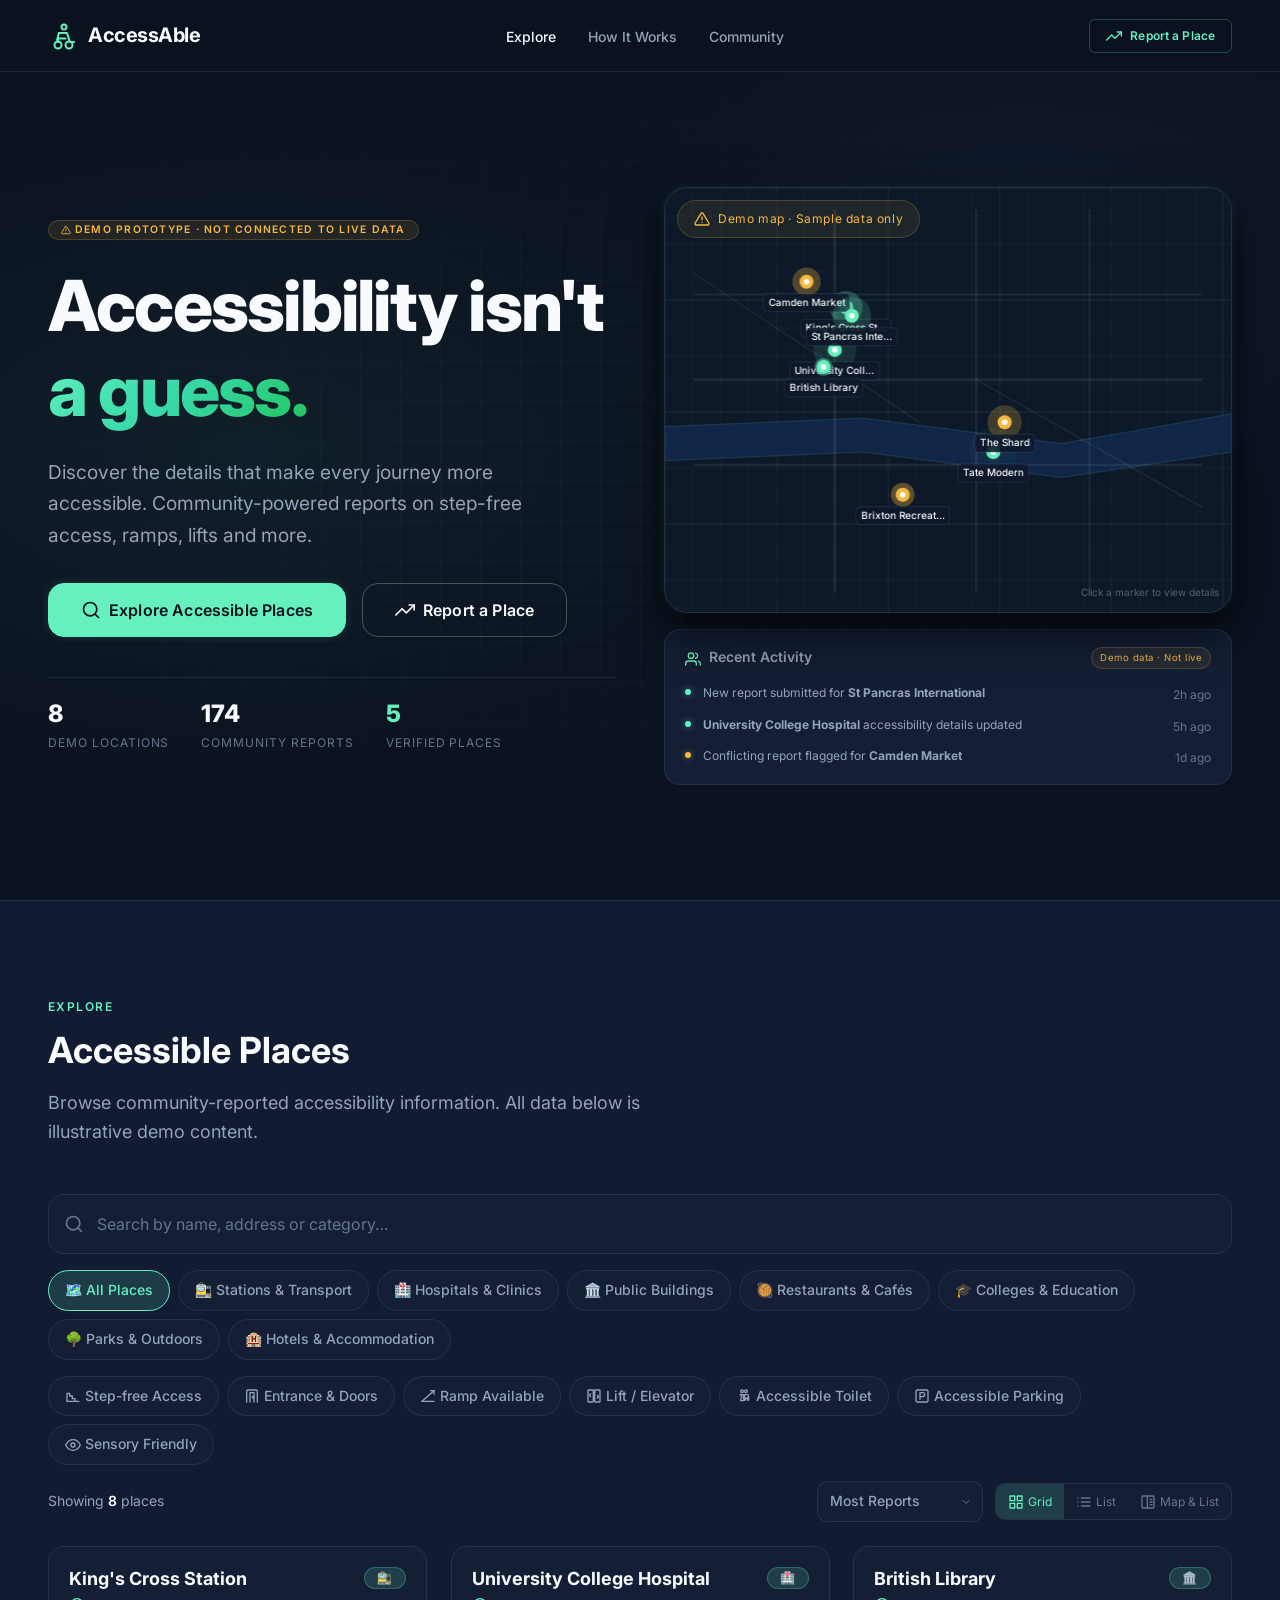
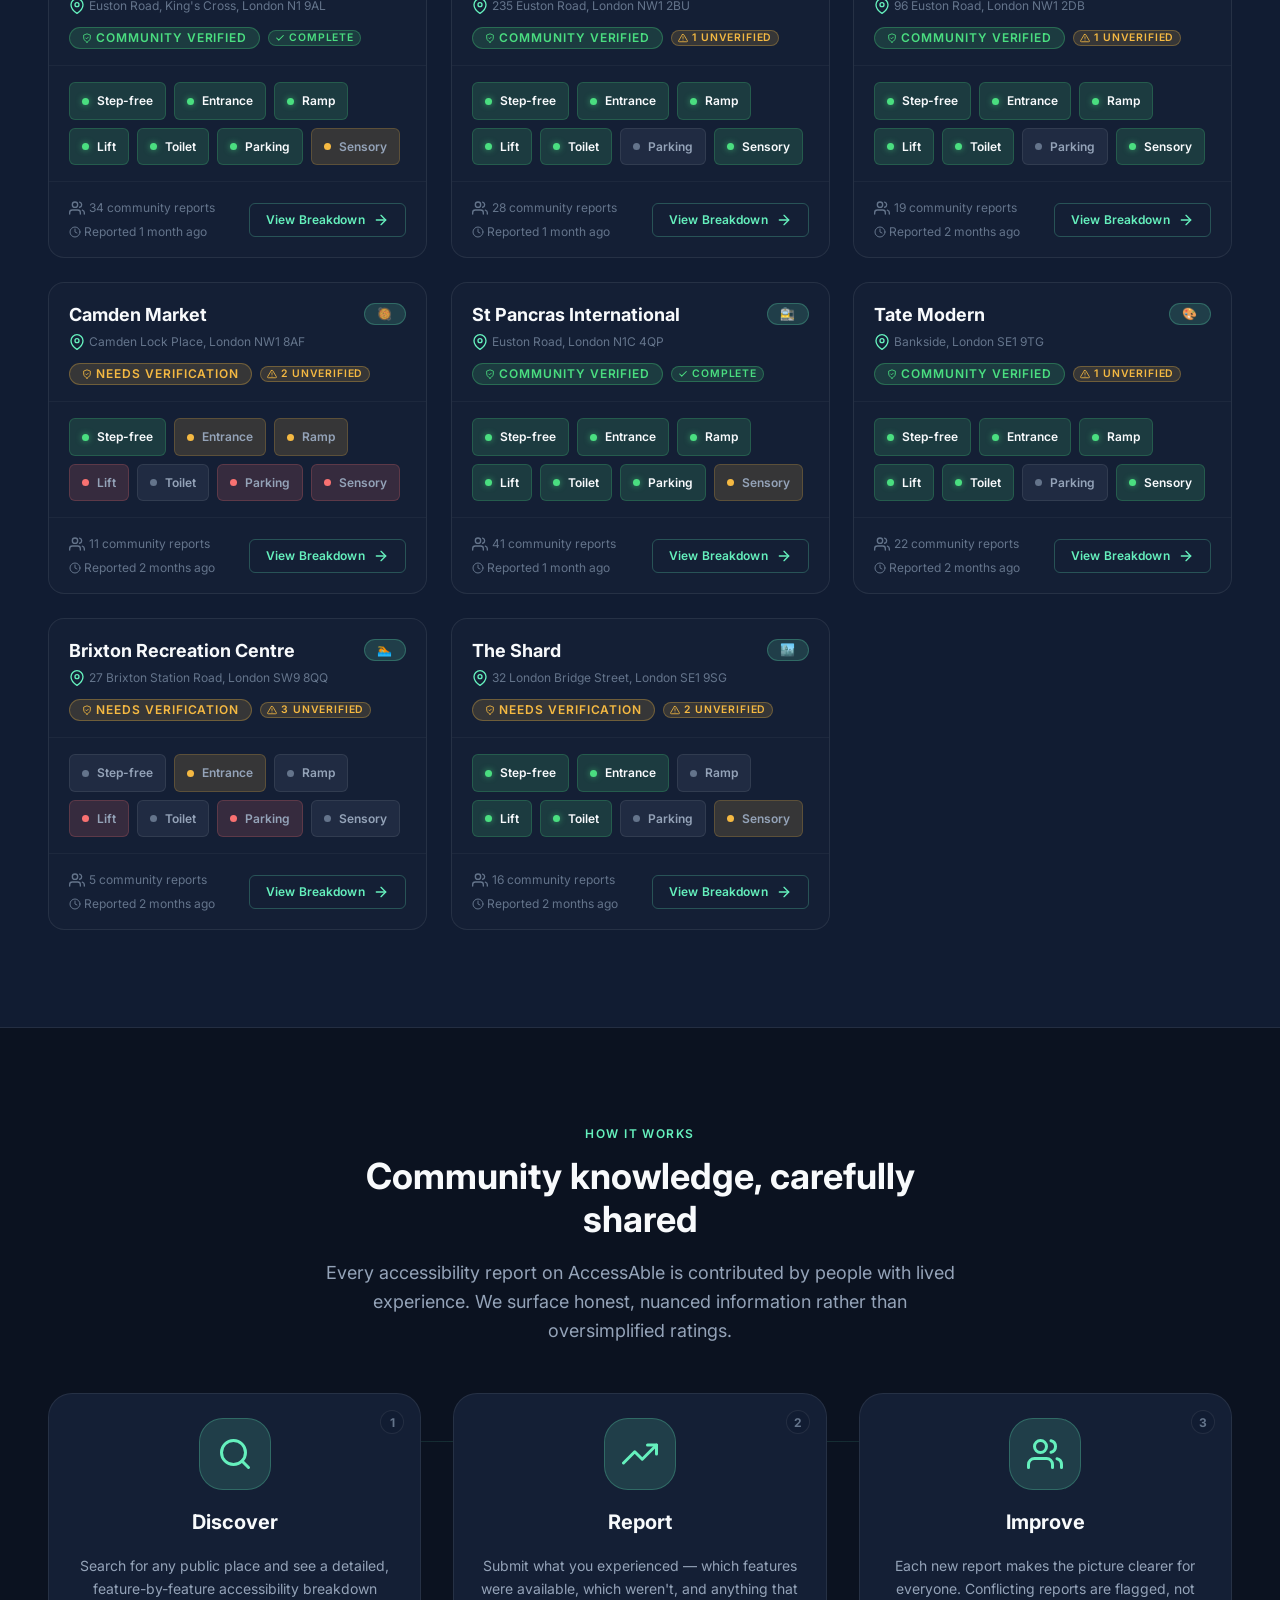
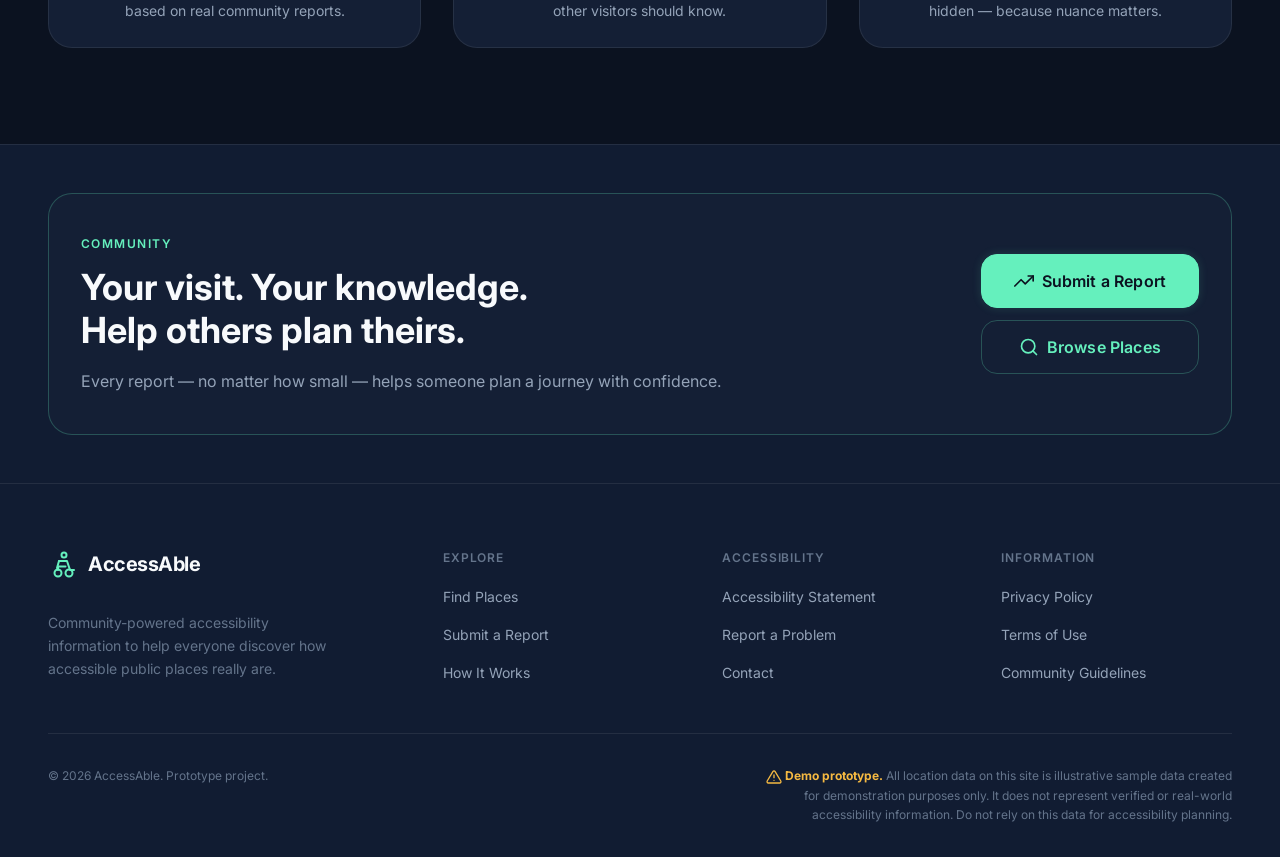
<file: index.html>
<!DOCTYPE html>
<html lang="en">
<head>
  <meta charset="UTF-8">
  <meta name="viewport" content="width=device-width, initial-scale=1.0">
  <meta name="description" content="AccessAble — Discover how accessible public places really are. Community-powered accessibility reports for step-free access, ramps, lifts, and more.">
  <title>AccessAble — Discover Accessible Places</title>

  <!-- Fonts -->
  <link rel="preconnect" href="https://fonts.googleapis.com">
  <link rel="preconnect" href="https://fonts.gstatic.com" crossorigin>
  <link href="https://fonts.googleapis.com/css2?family=Inter:wght@400;500;600;700;800&display=swap" rel="stylesheet">

  <!-- Styles -->
  <link rel="stylesheet" href="css/reset.css">
  <link rel="stylesheet" href="css/design-system.css">
  <link rel="stylesheet" href="css/components.css">
  <link rel="stylesheet" href="css/layout.css">
  <link rel="stylesheet" href="css/animations.css">

  <!-- Screen-reader utility -->
  <style>
    .sr-only {
      position: absolute; width: 1px; height: 1px;
      padding: 0; margin: -1px; overflow: hidden;
      clip: rect(0,0,0,0); white-space: nowrap; border: 0;
    }
    .cards-grid--list .location-card {
      flex-direction: row;
      align-items: center;
    }
    .cards-grid--list .location-card__features {
      flex: 1;
      border-bottom: none;
      border-right: 1px solid var(--color-border-subtle);
    }
    @media (max-width: 600px) {
      .cards-grid--list .location-card { flex-direction: column; }
      .cards-grid--list .location-card__features { border-right: none; border-bottom: 1px solid var(--color-border-subtle); }
    }
  </style>
</head>
<body data-page="index">

  <!-- Icon Sprite -->
  <div style="display:none" aria-hidden="true">
    <svg xmlns="http://www.w3.org/2000/svg">
      <symbol id="icon-wheelchair" viewBox="0 0 24 24" fill="none" stroke="currentColor" stroke-width="2" stroke-linecap="round" stroke-linejoin="round"><circle cx="12" cy="4" r="1.5"/><path d="M9 9h4l2 6h3"/><path d="M9 9l-1 5"/><circle cx="8" cy="19" r="2.5"/><circle cx="16" cy="19" r="2.5"/><path d="M8 16.5v-2.5h6"/></symbol>
      <symbol id="icon-ramp" viewBox="0 0 24 24" fill="none" stroke="currentColor" stroke-width="2" stroke-linecap="round" stroke-linejoin="round"><path d="M3 20L21 4"/><path d="M21 4v5"/><path d="M21 4h-5"/><path d="M3 20h18"/></symbol>
      <symbol id="icon-lift" viewBox="0 0 24 24" fill="none" stroke="currentColor" stroke-width="2" stroke-linecap="round" stroke-linejoin="round"><rect x="3" y="3" width="8" height="18" rx="1"/><rect x="13" y="3" width="8" height="18" rx="1"/><path d="M7 9l-2 2 2 2"/><path d="M17 15l2-2-2-2"/></symbol>
      <symbol id="icon-toilet" viewBox="0 0 24 24" fill="none" stroke="currentColor" stroke-width="2" stroke-linecap="round" stroke-linejoin="round"><circle cx="9" cy="5" r="2"/><circle cx="15" cy="5" r="2"/><path d="M6 10h5v4l1 5H7l1-5v-4z"/><path d="M13 10h5l1 5v3h-2v-3h-3v3h-2v-3l1-5z"/></symbol>
      <symbol id="icon-parking" viewBox="0 0 24 24" fill="none" stroke="currentColor" stroke-width="2" stroke-linecap="round" stroke-linejoin="round"><rect x="3" y="3" width="18" height="18" rx="2"/><path d="M9 17V7h4a3 3 0 010 6H9"/></symbol>
      <symbol id="icon-sensory" viewBox="0 0 24 24" fill="none" stroke="currentColor" stroke-width="2" stroke-linecap="round" stroke-linejoin="round"><path d="M1 12s4-8 11-8 11 8 11 8-4 8-11 8-11-8-11-8z"/><circle cx="12" cy="12" r="3"/></symbol>
      <symbol id="icon-stepfree" viewBox="0 0 24 24" fill="none" stroke="currentColor" stroke-width="2" stroke-linecap="round" stroke-linejoin="round"><path d="M3 20h18"/><path d="M3 20V8h4v4h4v4h4v4"/></symbol>
      <symbol id="icon-doorway" viewBox="0 0 24 24" fill="none" stroke="currentColor" stroke-width="2" stroke-linecap="round" stroke-linejoin="round"><path d="M4 21V5a2 2 0 012-2h12a2 2 0 012 2v16"/><path d="M9 21V7h6v14"/><circle cx="13.5" cy="14" r="1" fill="currentColor"/></symbol>
      <symbol id="icon-search" viewBox="0 0 24 24" fill="none" stroke="currentColor" stroke-width="2" stroke-linecap="round" stroke-linejoin="round"><circle cx="11" cy="11" r="8"/><line x1="21" y1="21" x2="16.65" y2="16.65"/></symbol>
      <symbol id="icon-pin" viewBox="0 0 24 24" fill="none" stroke="currentColor" stroke-width="2" stroke-linecap="round" stroke-linejoin="round"><path d="M21 10c0 7-9 13-9 13s-9-6-9-13a9 9 0 0118 0z"/><circle cx="12" cy="10" r="3"/></symbol>
      <symbol id="icon-arrow-right" viewBox="0 0 24 24" fill="none" stroke="currentColor" stroke-width="2" stroke-linecap="round" stroke-linejoin="round"><line x1="5" y1="12" x2="19" y2="12"/><polyline points="12 5 19 12 12 19"/></symbol>
      <symbol id="icon-arrow-left" viewBox="0 0 24 24" fill="none" stroke="currentColor" stroke-width="2" stroke-linecap="round" stroke-linejoin="round"><line x1="19" y1="12" x2="5" y2="12"/><polyline points="12 19 5 12 12 5"/></symbol>
      <symbol id="icon-check" viewBox="0 0 24 24" fill="none" stroke="currentColor" stroke-width="2.5" stroke-linecap="round" stroke-linejoin="round"><polyline points="20 6 9 17 4 12"/></symbol>
      <symbol id="icon-x" viewBox="0 0 24 24" fill="none" stroke="currentColor" stroke-width="2" stroke-linecap="round" stroke-linejoin="round"><line x1="18" y1="6" x2="6" y2="18"/><line x1="6" y1="6" x2="18" y2="18"/></symbol>
      <symbol id="icon-menu" viewBox="0 0 24 24" fill="none" stroke="currentColor" stroke-width="2" stroke-linecap="round" stroke-linejoin="round"><line x1="3" y1="6" x2="21" y2="6"/><line x1="3" y1="12" x2="21" y2="12"/><line x1="3" y1="18" x2="21" y2="18"/></symbol>
      <symbol id="icon-shield" viewBox="0 0 24 24" fill="none" stroke="currentColor" stroke-width="2" stroke-linecap="round" stroke-linejoin="round"><path d="M12 22s8-4 8-10V5l-8-3-8 3v7c0 6 8 10 8 10z"/><polyline points="9 12 11 14 15 10"/></symbol>
      <symbol id="icon-alert" viewBox="0 0 24 24" fill="none" stroke="currentColor" stroke-width="2" stroke-linecap="round" stroke-linejoin="round"><path d="M10.29 3.86L1.82 18a2 2 0 001.71 3h16.94a2 2 0 001.71-3L13.71 3.86a2 2 0 00-3.42 0z"/><line x1="12" y1="9" x2="12" y2="13"/><line x1="12" y1="17" x2="12.01" y2="17"/></symbol>
      <symbol id="icon-grid" viewBox="0 0 24 24" fill="none" stroke="currentColor" stroke-width="2" stroke-linecap="round" stroke-linejoin="round"><rect x="3" y="3" width="7" height="7"/><rect x="14" y="3" width="7" height="7"/><rect x="3" y="14" width="7" height="7"/><rect x="14" y="14" width="7" height="7"/></symbol>
      <symbol id="icon-list" viewBox="0 0 24 24" fill="none" stroke="currentColor" stroke-width="2" stroke-linecap="round" stroke-linejoin="round"><line x1="8" y1="6" x2="21" y2="6"/><line x1="8" y1="12" x2="21" y2="12"/><line x1="8" y1="18" x2="21" y2="18"/><line x1="3" y1="6" x2="3.01" y2="6"/><line x1="3" y1="12" x2="3.01" y2="12"/><line x1="3" y1="18" x2="3.01" y2="18"/></symbol>
      <symbol id="icon-split" viewBox="0 0 24 24" fill="none" stroke="currentColor" stroke-width="2" stroke-linecap="round" stroke-linejoin="round"><rect x="3" y="3" width="18" height="18" rx="2"/><line x1="11" y1="3" x2="11" y2="21"/><line x1="15" y1="8" x2="18" y2="8"/><line x1="15" y1="12" x2="18" y2="12"/><line x1="15" y1="16" x2="18" y2="16"/></symbol>
      <symbol id="icon-info" viewBox="0 0 24 24" fill="none" stroke="currentColor" stroke-width="2" stroke-linecap="round" stroke-linejoin="round"><circle cx="12" cy="12" r="10"/><line x1="12" y1="16" x2="12" y2="12"/><line x1="12" y1="8" x2="12.01" y2="8"/></symbol>
      <symbol id="icon-community" viewBox="0 0 24 24" fill="none" stroke="currentColor" stroke-width="2" stroke-linecap="round" stroke-linejoin="round"><path d="M17 21v-2a4 4 0 00-4-4H5a4 4 0 00-4 4v2"/><circle cx="9" cy="7" r="4"/><path d="M23 21v-2a4 4 0 00-3-3.87"/><path d="M16 3.13a4 4 0 010 7.75"/></symbol>
      <symbol id="icon-trending" viewBox="0 0 24 24" fill="none" stroke="currentColor" stroke-width="2" stroke-linecap="round" stroke-linejoin="round"><polyline points="23 6 13.5 15.5 8.5 10.5 1 18"/><polyline points="17 6 23 6 23 12"/></symbol>
      <symbol id="icon-map" viewBox="0 0 24 24" fill="none" stroke="currentColor" stroke-width="2" stroke-linecap="round" stroke-linejoin="round"><polygon points="1 6 1 22 8 18 16 22 23 18 23 2 16 6 8 2 1 6"/><line x1="8" y1="2" x2="8" y2="18"/><line x1="16" y1="6" x2="16" y2="22"/></symbol>
      <symbol id="icon-clock" viewBox="0 0 24 24" fill="none" stroke="currentColor" stroke-width="2" stroke-linecap="round" stroke-linejoin="round"><circle cx="12" cy="12" r="10"/><polyline points="12 6 12 12 16 14"/></symbol>
      <symbol id="icon-user" viewBox="0 0 24 24" fill="none" stroke="currentColor" stroke-width="2" stroke-linecap="round" stroke-linejoin="round"><path d="M20 21v-2a4 4 0 00-4-4H8a4 4 0 00-4 4v2"/><circle cx="12" cy="7" r="4"/></symbol>
      <symbol id="icon-upload" viewBox="0 0 24 24" fill="none" stroke="currentColor" stroke-width="2" stroke-linecap="round" stroke-linejoin="round"><polyline points="16 16 12 12 8 16"/><line x1="12" y1="12" x2="12" y2="21"/><path d="M20.39 18.39A5 5 0 0018 9h-1.26A8 8 0 103 16.3"/></symbol>
      <symbol id="icon-chevron-down" viewBox="0 0 24 24" fill="none" stroke="currentColor" stroke-width="2" stroke-linecap="round" stroke-linejoin="round"><polyline points="6 9 12 15 18 9"/></symbol>
    </svg>
  </div>

  <!-- Skip to main content -->
  <a href="#main" class="sr-only" style="position:fixed;top:var(--space-4);left:var(--space-4);z-index:1000;background:var(--color-accent-mint);color:var(--color-text-inverse);padding:var(--space-2) var(--space-4);border-radius:var(--radius-md);font-weight:var(--font-semibold);text-decoration:none" tabindex="0" onfocus="this.style.clip='auto';this.style.width='auto';this.style.height='auto'" onblur="this.style.clip='rect(0,0,0,0)';this.style.width='1px';this.style.height='1px'">Skip to main content</a>

  <!-- Navigation -->
  <header role="banner">
    <nav class="nav" role="navigation" aria-label="Main navigation">
      <div class="nav__inner">
        <a href="index.html" class="nav__logo" aria-label="AccessAble home">
          <svg class="nav__logo-icon" aria-hidden="true" viewBox="0 0 32 32" fill="none" stroke="currentColor" stroke-width="2" stroke-linecap="round" stroke-linejoin="round">
            <circle cx="16" cy="7" r="2.5"/>
            <path d="M11 13h8l3 9h4"/>
            <path d="M11 13l-2 7"/>
            <circle cx="10" cy="25" r="3.5"/>
            <circle cx="21" cy="25" r="3.5"/>
            <path d="M10 22v-3.5h7.5"/>
          </svg>
          AccessAble
        </a>

        <ul class="nav__links" role="list">
          <li><a href="#discover" class="active">Explore</a></li>
          <li><a href="#how-it-works">How It Works</a></li>
          <li><a href="#community">Community</a></li>
        </ul>

        <div class="nav__actions">
          <a href="report.html" class="btn btn-ghost btn-sm">
            <svg class="icon icon-sm" aria-hidden="true"><use href="#icon-trending"/></svg>
            Report a Place
          </a>
          <button class="nav__hamburger" aria-label="Open navigation menu" aria-expanded="false" aria-controls="mobileNav">
            <svg class="icon icon-md" aria-hidden="true"><use href="#icon-menu"/></svg>
          </button>
        </div>
      </div>
    </nav>

    <!-- Mobile nav -->
    <div class="nav-mobile" id="mobileNav" role="navigation" aria-label="Mobile navigation">
      <nav class="nav-mobile__links">
        <a href="#discover">Explore Places</a>
        <a href="#how-it-works">How It Works</a>
        <a href="#community">Community</a>
      </nav>
      <div class="nav-mobile__cta">
        <a href="report.html" class="btn btn-primary btn-full">
          <svg class="icon icon-sm" aria-hidden="true"><use href="#icon-trending"/></svg>
          Report a Place
        </a>
      </div>
    </div>
  </header>

  <main id="main" tabindex="-1">

    <!-- ── Hero Section ──────────────────────────────────────── -->
    <section class="hero" aria-label="AccessAble — Discover accessible places">
      <div class="hero__bg" aria-hidden="true"></div>
      <div class="hero__grid-bg" aria-hidden="true"></div>

      <div class="hero__inner">
        <!-- Left: content -->
        <div class="hero__content">
          <div class="hero__eyebrow">
            <span class="badge badge-demo">
              <svg class="icon" style="width:10px;height:10px" aria-hidden="true"><use href="#icon-alert"/></svg>
              Demo prototype · Not connected to live data
            </span>
          </div>

          <h1 class="hero__headline">
            <span class="hero-word">Accessibility</span>
            <span class="hero-word">isn't</span>
            <span class="hero-word"><span class="gradient-text">a guess.</span></span>
          </h1>

          <p class="hero__subheadline">
            Discover the details that make every journey more accessible. Community-powered reports on step-free access, ramps, lifts and more.
          </p>

          <div class="hero__actions">
            <button id="heroExploreBtn" class="btn btn-primary btn-lg" aria-label="Explore accessible places — scroll to discovery section">
              <svg class="icon icon-md" aria-hidden="true"><use href="#icon-search"/></svg>
              Explore Accessible Places
            </button>
            <a href="report.html" class="btn btn-ghost-white btn-lg">
              <svg class="icon icon-md" aria-hidden="true"><use href="#icon-trending"/></svg>
              Report a Place
            </a>
          </div>

          <!-- Stats row -->
          <div style="display:flex;gap:var(--space-8);flex-wrap:wrap;margin-top:var(--space-4);padding-top:var(--space-4);border-top:1px solid var(--color-border)">
            <div>
              <div style="font-size:var(--text-2xl);font-weight:var(--font-extrabold);color:var(--color-text-primary)">8</div>
              <div style="font-size:var(--text-xs);color:var(--color-text-muted);text-transform:uppercase;letter-spacing:0.08em">Demo locations</div>
            </div>
            <div>
              <div style="font-size:var(--text-2xl);font-weight:var(--font-extrabold);color:var(--color-text-primary)">174</div>
              <div style="font-size:var(--text-xs);color:var(--color-text-muted);text-transform:uppercase;letter-spacing:0.08em">Community reports</div>
            </div>
            <div>
              <div style="font-size:var(--text-2xl);font-weight:var(--font-extrabold);color:var(--color-accent-mint)">5</div>
              <div style="font-size:var(--text-xs);color:var(--color-text-muted);text-transform:uppercase;letter-spacing:0.08em">Verified places</div>
            </div>
          </div>
        </div>

        <!-- Right: map visual -->
        <div class="hero__visual">
          <div class="hero__map-container glow-pulse" role="img" aria-label="Interactive map showing accessible locations in London (demo data)">
            <canvas id="heroMap" aria-hidden="true"></canvas>
            <div style="position:absolute;top:12px;left:12px;z-index:2">
              <span class="demo-banner">
                <svg class="icon icon-sm" aria-hidden="true"><use href="#icon-alert"/></svg>
                Demo map · Sample data only
              </span>
            </div>
            <div style="position:absolute;bottom:12px;right:12px;z-index:2;font-size:10px;color:rgba(255,255,255,0.3)">Click a marker to view details</div>
          </div>

          <!-- Community activity panel -->
          <div class="hero__activity-panel" role="complementary" aria-label="Recent community activity (demo data — not live)">
            <div class="hero__activity-header">
              <span class="hero__activity-title">
                <svg class="icon icon-sm" aria-hidden="true" style="vertical-align:middle;margin-right:4px;color:var(--color-accent-mint)"><use href="#icon-community"/></svg>
                Recent Activity
              </span>
              <span class="demo-banner" style="font-size:0.6rem;padding:2px 8px">Demo data · Not live</span>
            </div>
            <ul class="hero__activity-list" role="list" aria-label="Illustrative community activity examples">
              <li class="hero__activity-item" role="listitem">
                <span class="hero__activity-dot" aria-hidden="true"></span>
                <span class="hero__activity-text">New report submitted for <strong>St Pancras International</strong></span>
                <span class="hero__activity-time" aria-label="2 hours ago">2h ago</span>
              </li>
              <li class="hero__activity-item" role="listitem">
                <span class="hero__activity-dot" aria-hidden="true"></span>
                <span class="hero__activity-text"><strong>University College Hospital</strong> accessibility details updated</span>
                <span class="hero__activity-time" aria-label="5 hours ago">5h ago</span>
              </li>
              <li class="hero__activity-item" role="listitem">
                <span class="hero__activity-dot" aria-hidden="true" style="background:var(--color-amber);box-shadow:0 0 6px rgba(245,185,66,0.5)"></span>
                <span class="hero__activity-text">Conflicting report flagged for <strong>Camden Market</strong></span>
                <span class="hero__activity-time" aria-label="1 day ago">1d ago</span>
              </li>
            </ul>
          </div>
        </div>
      </div>
    </section>

    <!-- ── Discover Section ──────────────────────────────────── -->
    <section class="discover-section section" id="discover" aria-label="Explore accessible places">
      <div class="container">
        <div class="section-header reveal">
          <p class="section-eyebrow">Explore</p>
          <h2 class="section-title">Accessible Places</h2>
          <p class="section-subtitle">Browse community-reported accessibility information. All data below is illustrative demo content.</p>
        </div>

        <!-- Controls -->
        <div class="discover__controls" role="search" aria-label="Search and filter accessible places">
          <!-- Search -->
          <div class="search-bar" role="combobox" aria-expanded="false" aria-haspopup="listbox" aria-label="Search for a place">
            <svg class="icon icon-md search-bar__icon" aria-hidden="true"><use href="#icon-search"/></svg>
            <label for="searchInput" class="sr-only">Search for a place by name or address</label>
            <input
              type="search"
              id="searchInput"
              class="search-bar__input"
              placeholder="Search by name, address or category…"
              autocomplete="off"
              aria-autocomplete="list"
              aria-controls="searchDropdown"
            >
            <button class="search-bar__clear btn-icon" id="searchClear" aria-label="Clear search" title="Clear search">
              <svg class="icon icon-sm" aria-hidden="true"><use href="#icon-x"/></svg>
            </button>
            <div class="search-dropdown" id="searchDropdown" role="listbox" aria-label="Search suggestions"></div>
          </div>

          <!-- Category pills -->
          <div>
            <p class="sr-only" id="categoryLabel">Filter by category</p>
            <div class="filter-pills" id="categoryPills" role="radiogroup" aria-labelledby="categoryLabel">
<button class="filter-pill active" role="radio" aria-checked="true" aria-label="All Places" data-category="all"><span aria-hidden="true">🗺️</span> All Places</button>
            <button class="filter-pill" role="radio" aria-checked="false" aria-label="Stations & Transport" data-category="stations"><span aria-hidden="true">🚉</span> Stations & Transport</button>
            <button class="filter-pill" role="radio" aria-checked="false" aria-label="Hospitals & Clinics" data-category="hospitals"><span aria-hidden="true">🏥</span> Hospitals & Clinics</button>
            <button class="filter-pill" role="radio" aria-checked="false" aria-label="Public Buildings" data-category="public"><span aria-hidden="true">🏛️</span> Public Buildings</button>
            <button class="filter-pill" role="radio" aria-checked="false" aria-label="Restaurants & Cafés" data-category="restaurants"><span aria-hidden="true">🥘</span> Restaurants & Cafés</button>
            <button class="filter-pill" role="radio" aria-checked="false" aria-label="Colleges & Education" data-category="colleges"><span aria-hidden="true">🎓</span> Colleges & Education</button>
            <button class="filter-pill" role="radio" aria-checked="false" aria-label="Parks & Outdoors" data-category="parks"><span aria-hidden="true">🌳</span> Parks & Outdoors</button>
            <button class="filter-pill" role="radio" aria-checked="false" aria-label="Hotels & Accommodation" data-category="hotels"><span aria-hidden="true">🏨</span> Hotels & Accommodation</button>
          </div>
          </div>

          <!-- Feature pills -->
          <div>
            <p class="sr-only" id="featureLabel">Filter by accessibility feature</p>
            <div class="filter-pills" id="featurePills" role="group" aria-labelledby="featureLabel">
<button class="filter-pill" role="checkbox" aria-checked="false" aria-label="Filter by Step-free access" data-feature="stepFree"><svg class="icon icon-sm" aria-hidden="true"><use href="#icon-stepfree"/></svg> Step-free Access</button>
            <button class="filter-pill" role="checkbox" aria-checked="false" aria-label="Filter by Doorway and entrance access" data-feature="doorway"><svg class="icon icon-sm" aria-hidden="true"><use href="#icon-doorway"/></svg> Entrance & Doors</button>
            <button class="filter-pill" role="checkbox" aria-checked="false" aria-label="Filter by Ramp available" data-feature="ramp"><svg class="icon icon-sm" aria-hidden="true"><use href="#icon-ramp"/></svg> Ramp Available</button>
            <button class="filter-pill" role="checkbox" aria-checked="false" aria-label="Filter by Lift or elevator" data-feature="lift"><svg class="icon icon-sm" aria-hidden="true"><use href="#icon-lift"/></svg> Lift / Elevator</button>
            <button class="filter-pill" role="checkbox" aria-checked="false" aria-label="Filter by Accessible toilet" data-feature="toilet"><svg class="icon icon-sm" aria-hidden="true"><use href="#icon-toilet"/></svg> Accessible Toilet</button>
            <button class="filter-pill" role="checkbox" aria-checked="false" aria-label="Filter by Accessible parking" data-feature="parking"><svg class="icon icon-sm" aria-hidden="true"><use href="#icon-parking"/></svg> Accessible Parking</button>
            <button class="filter-pill" role="checkbox" aria-checked="false" aria-label="Filter by Sensory-friendly facilities" data-feature="sensory"><svg class="icon icon-sm" aria-hidden="true"><use href="#icon-sensory"/></svg> Sensory Friendly</button>
          </div>
          </div>

          <!-- Results bar -->
          <div class="discover__filter-row">
            <div class="discover__results-count" aria-live="polite" aria-atomic="true" id="resultsCount">
              Showing <strong>8</strong> places
            </div>
            <div class="discover__view-controls">
              <label for="sortSelect" class="sr-only">Sort results</label>
              <select id="sortSelect" class="select-input" aria-label="Sort results">
                <option value="reports">Most Reports</option>
                <option value="recent">Recently Updated</option>
                <option value="name">Name A–Z</option>
              </select>

              <div class="view-toggle" role="group" aria-label="View mode">
                <button id="viewGrid" class="view-toggle__btn active" aria-label="Grid view" aria-pressed="true" title="Grid view">
                  <svg class="icon icon-sm" aria-hidden="true"><use href="#icon-grid"/></svg>
                  <span style="font-size:12px;margin-left:4px">Grid</span>
                </button>
                <button id="viewList" class="view-toggle__btn" aria-label="List view" aria-pressed="false" title="List view">
                  <svg class="icon icon-sm" aria-hidden="true"><use href="#icon-list"/></svg>
                  <span style="font-size:12px;margin-left:4px">List</span>
                </button>
                <button id="viewSplit" class="view-toggle__btn" aria-label="Map & List view" aria-pressed="false" title="Split Map and List view">
                  <svg class="icon icon-sm" aria-hidden="true"><use href="#icon-split"/></svg>
                  <span style="font-size:12px;margin-left:4px">Map & List</span>
                </button>
              </div>
            </div>
          </div>
        </div>

        <!-- Discover Layout with Map Pane (split view) and Cards Grid -->
        <div class="discover__layout" id="discoverLayout">
          <!-- Interactive Discovery Map Pane (enabled in Split mode) -->
          <div class="discover__map-pane" id="discoverMapPane" style="display:none" role="region" aria-label="Interactive Locations Map">
            <div style="position:relative;width:100%;height:100%;min-height:500px">
              <canvas id="discoveryMap" style="width:100%;height:100%;display:block"></canvas>
              <div style="position:absolute;top:12px;left:12px;z-index:2">
                <span class="demo-banner" style="font-size:0.65rem">
                  <svg class="icon icon-sm" aria-hidden="true"><use href="#icon-alert"/></svg>
                  Interactive Map · Click marker to inspect
                </span>
              </div>
              <div style="position:absolute;bottom:12px;left:12px;right:12px;z-index:2;display:flex;align-items:center;justify-content:space-between;background:rgba(11,18,32,0.9);backdrop-filter:blur(8px);padding:6px 12px;border-radius:var(--radius-md);border:1px solid var(--color-border);font-size:11px">
                <span style="display:flex;align-items:center;gap:6px">
                  <span style="width:8px;height:8px;border-radius:50%;background:var(--color-accent-mint);display:inline-block"></span>
                  Verified
                </span>
                <span style="display:flex;align-items:center;gap:6px">
                  <span style="width:8px;height:8px;border-radius:50%;background:var(--color-amber);display:inline-block"></span>
                  Needs verification
                </span>
                <span style="color:var(--color-text-muted)" id="mapFilterIndicator">Live filtered</span>
              </div>
            </div>
          </div>

          <!-- Cards grid -->
          <div id="locationsGrid" class="cards-grid" role="list" aria-label="Accessible places">
<article id="loc-card-kings-cross-station" data-id="kings-cross-station" class="location-card reveal" role="article" aria-label="King's Cross Station accessibility information">
      <div class="location-card__header">
        <div class="location-card__top-row">
          <div>
            <h3 class="location-card__name">King's Cross Station</h3>
            <p class="location-card__address">
              <svg class="icon icon-sm" aria-hidden="true" style="color:var(--color-accent-mint)"><use href="#icon-pin"/></svg>
              Euston Road, King's Cross, London N1 9AL
            </p>
          </div>
          <span class="badge badge-category" aria-label="Category: Station & Transport">
            <span aria-hidden="true">🚉</span>
            <span class="sr-only">Station & Transport</span>
          </span>
        </div>
        <div style="display:flex;align-items:center;gap:var(--space-2);flex-wrap:wrap">
          <span class="badge badge-verified">
            <svg class="icon" style="width:10px;height:10px" aria-hidden="true"><use href="#icon-shield"/></svg>
            Community Verified
          </span>
          <span class="badge badge-verified" style="font-size:0.65rem;padding:2px 6px" title="All core facilities verified">
        <svg class="icon" style="width:10px;height:10px" aria-hidden="true"><use href="#icon-check"/></svg>
        Complete
       </span>
        </div>
      </div>

      <div class="location-card__features" aria-label="Accessibility features breakdown">
        
      <span class="feature-status feature-status--available" title="Step-free: Available">
        <span class="status-dot" aria-hidden="true"></span>
        <span>Step-free</span>
      </span>
    
      <span class="feature-status feature-status--available" title="Entrance: Available">
        <span class="status-dot" aria-hidden="true"></span>
        <span>Entrance</span>
      </span>
    
      <span class="feature-status feature-status--available" title="Ramp: Available">
        <span class="status-dot" aria-hidden="true"></span>
        <span>Ramp</span>
      </span>
    
      <span class="feature-status feature-status--available" title="Lift: Available">
        <span class="status-dot" aria-hidden="true"></span>
        <span>Lift</span>
      </span>
    
      <span class="feature-status feature-status--available" title="Toilet: Available">
        <span class="status-dot" aria-hidden="true"></span>
        <span>Toilet</span>
      </span>
    
      <span class="feature-status feature-status--available" title="Parking: Available">
        <span class="status-dot" aria-hidden="true"></span>
        <span>Parking</span>
      </span>
    
      <span class="feature-status feature-status--conflicting" title="Sensory: Unreported">
        <span class="status-dot" aria-hidden="true"></span>
        <span>Sensory</span>
      </span>
    
      </div>

      <div class="location-card__footer">
        <div class="location-card__meta">
          <span class="location-card__reports">
            <svg class="icon icon-sm" aria-hidden="true"><use href="#icon-community"/></svg>
            34 community reports
          </span>
          <span class="location-card__verified text-muted text-xs">
            <svg class="icon" style="width:12px;height:12px" aria-hidden="true"><use href="#icon-clock"/></svg>
            Reported 2 weeks ago
          </span>
        </div>
        <a href="location.html?id=kings-cross-station" class="btn btn-ghost btn-sm" aria-label="View accessibility details for King's Cross Station">
          View Breakdown
          <svg class="icon icon-sm" aria-hidden="true"><use href="#icon-arrow-right"/></svg>
        </a>
      </div>
    </article>
  

    <article id="loc-card-university-college-hospital" data-id="university-college-hospital" class="location-card reveal" role="article" aria-label="University College Hospital accessibility information">
      <div class="location-card__header">
        <div class="location-card__top-row">
          <div>
            <h3 class="location-card__name">University College Hospital</h3>
            <p class="location-card__address">
              <svg class="icon icon-sm" aria-hidden="true" style="color:var(--color-accent-mint)"><use href="#icon-pin"/></svg>
              235 Euston Road, London NW1 2BU
            </p>
          </div>
          <span class="badge badge-category" aria-label="Category: Hospital & Clinic">
            <span aria-hidden="true">🏥</span>
            <span class="sr-only">Hospital & Clinic</span>
          </span>
        </div>
        <div style="display:flex;align-items:center;gap:var(--space-2);flex-wrap:wrap">
          <span class="badge badge-verified">
            <svg class="icon" style="width:10px;height:10px" aria-hidden="true"><use href="#icon-shield"/></svg>
            Community Verified
          </span>
          <span class="badge badge-needs-verification" style="font-size:0.65rem;padding:2px 6px" title="1 facilities need community verification">
        <svg class="icon" style="width:10px;height:10px" aria-hidden="true"><use href="#icon-alert"/></svg>
        1 unverified
       </span>
        </div>
      </div>

      <div class="location-card__features" aria-label="Accessibility features breakdown">
        
      <span class="feature-status feature-status--available" title="Step-free: Available">
        <span class="status-dot" aria-hidden="true"></span>
        <span>Step-free</span>
      </span>
    
      <span class="feature-status feature-status--available" title="Entrance: Available">
        <span class="status-dot" aria-hidden="true"></span>
        <span>Entrance</span>
      </span>
    
      <span class="feature-status feature-status--available" title="Ramp: Available">
        <span class="status-dot" aria-hidden="true"></span>
        <span>Ramp</span>
      </span>
    
      <span class="feature-status feature-status--available" title="Lift: Available">
        <span class="status-dot" aria-hidden="true"></span>
        <span>Lift</span>
      </span>
    
      <span class="feature-status feature-status--available" title="Toilet: Available">
        <span class="status-dot" aria-hidden="true"></span>
        <span>Toilet</span>
      </span>
    
      <span class="feature-status feature-status--unknown" title="Parking: Unreported">
        <span class="status-dot" aria-hidden="true"></span>
        <span>Parking</span>
      </span>
    
      <span class="feature-status feature-status--available" title="Sensory: Available">
        <span class="status-dot" aria-hidden="true"></span>
        <span>Sensory</span>
      </span>
    
      </div>

      <div class="location-card__footer">
        <div class="location-card__meta">
          <span class="location-card__reports">
            <svg class="icon icon-sm" aria-hidden="true"><use href="#icon-community"/></svg>
            28 community reports
          </span>
          <span class="location-card__verified text-muted text-xs">
            <svg class="icon" style="width:12px;height:12px" aria-hidden="true"><use href="#icon-clock"/></svg>
            Reported 3 weeks ago
          </span>
        </div>
        <a href="location.html?id=university-college-hospital" class="btn btn-ghost btn-sm" aria-label="View accessibility details for University College Hospital">
          View Breakdown
          <svg class="icon icon-sm" aria-hidden="true"><use href="#icon-arrow-right"/></svg>
        </a>
      </div>
    </article>
  

    <article id="loc-card-british-library" data-id="british-library" class="location-card reveal" role="article" aria-label="British Library accessibility information">
      <div class="location-card__header">
        <div class="location-card__top-row">
          <div>
            <h3 class="location-card__name">British Library</h3>
            <p class="location-card__address">
              <svg class="icon icon-sm" aria-hidden="true" style="color:var(--color-accent-mint)"><use href="#icon-pin"/></svg>
              96 Euston Road, London NW1 2DB
            </p>
          </div>
          <span class="badge badge-category" aria-label="Category: Public Building">
            <span aria-hidden="true">🏛️</span>
            <span class="sr-only">Public Building</span>
          </span>
        </div>
        <div style="display:flex;align-items:center;gap:var(--space-2);flex-wrap:wrap">
          <span class="badge badge-verified">
            <svg class="icon" style="width:10px;height:10px" aria-hidden="true"><use href="#icon-shield"/></svg>
            Community Verified
          </span>
          <span class="badge badge-needs-verification" style="font-size:0.65rem;padding:2px 6px" title="1 facilities need community verification">
        <svg class="icon" style="width:10px;height:10px" aria-hidden="true"><use href="#icon-alert"/></svg>
        1 unverified
       </span>
        </div>
      </div>

      <div class="location-card__features" aria-label="Accessibility features breakdown">
        
      <span class="feature-status feature-status--available" title="Step-free: Available">
        <span class="status-dot" aria-hidden="true"></span>
        <span>Step-free</span>
      </span>
    
      <span class="feature-status feature-status--available" title="Entrance: Available">
        <span class="status-dot" aria-hidden="true"></span>
        <span>Entrance</span>
      </span>
    
      <span class="feature-status feature-status--available" title="Ramp: Available">
        <span class="status-dot" aria-hidden="true"></span>
        <span>Ramp</span>
      </span>
    
      <span class="feature-status feature-status--available" title="Lift: Available">
        <span class="status-dot" aria-hidden="true"></span>
        <span>Lift</span>
      </span>
    
      <span class="feature-status feature-status--available" title="Toilet: Available">
        <span class="status-dot" aria-hidden="true"></span>
        <span>Toilet</span>
      </span>
    
      <span class="feature-status feature-status--unknown" title="Parking: Unreported">
        <span class="status-dot" aria-hidden="true"></span>
        <span>Parking</span>
      </span>
    
      <span class="feature-status feature-status--available" title="Sensory: Available">
        <span class="status-dot" aria-hidden="true"></span>
        <span>Sensory</span>
      </span>
    
      </div>

      <div class="location-card__footer">
        <div class="location-card__meta">
          <span class="location-card__reports">
            <svg class="icon icon-sm" aria-hidden="true"><use href="#icon-community"/></svg>
            19 community reports
          </span>
          <span class="location-card__verified text-muted text-xs">
            <svg class="icon" style="width:12px;height:12px" aria-hidden="true"><use href="#icon-clock"/></svg>
            Reported 1 month ago
          </span>
        </div>
        <a href="location.html?id=british-library" class="btn btn-ghost btn-sm" aria-label="View accessibility details for British Library">
          View Breakdown
          <svg class="icon icon-sm" aria-hidden="true"><use href="#icon-arrow-right"/></svg>
        </a>
      </div>
    </article>
  

    <article id="loc-card-camden-market" data-id="camden-market" class="location-card reveal" role="article" aria-label="Camden Market accessibility information">
      <div class="location-card__header">
        <div class="location-card__top-row">
          <div>
            <h3 class="location-card__name">Camden Market</h3>
            <p class="location-card__address">
              <svg class="icon icon-sm" aria-hidden="true" style="color:var(--color-accent-mint)"><use href="#icon-pin"/></svg>
              Camden Lock Place, London NW1 8AF
            </p>
          </div>
          <span class="badge badge-category" aria-label="Category: Market & Food">
            <span aria-hidden="true">🥘</span>
            <span class="sr-only">Market & Food</span>
          </span>
        </div>
        <div style="display:flex;align-items:center;gap:var(--space-2);flex-wrap:wrap">
          <span class="badge badge-needs-verification">
            <svg class="icon" style="width:10px;height:10px" aria-hidden="true"><use href="#icon-shield"/></svg>
            Needs Verification
          </span>
          <span class="badge badge-needs-verification" style="font-size:0.65rem;padding:2px 6px" title="2 facilities need community verification">
        <svg class="icon" style="width:10px;height:10px" aria-hidden="true"><use href="#icon-alert"/></svg>
        2 unverified
       </span>
        </div>
      </div>

      <div class="location-card__features" aria-label="Accessibility features breakdown">
        
      <span class="feature-status feature-status--available" title="Step-free: Available">
        <span class="status-dot" aria-hidden="true"></span>
        <span>Step-free</span>
      </span>
    
      <span class="feature-status feature-status--conflicting" title="Entrance: Conflicting">
        <span class="status-dot" aria-hidden="true"></span>
        <span>Entrance</span>
      </span>
    
      <span class="feature-status feature-status--conflicting" title="Ramp: Conflicting">
        <span class="status-dot" aria-hidden="true"></span>
        <span>Ramp</span>
      </span>
    
      <span class="feature-status feature-status--unavailable" title="Lift: Unavailable">
        <span class="status-dot" aria-hidden="true"></span>
        <span>Lift</span>
      </span>
    
      <span class="feature-status feature-status--unknown" title="Toilet: Unreported">
        <span class="status-dot" aria-hidden="true"></span>
        <span>Toilet</span>
      </span>
    
      <span class="feature-status feature-status--unavailable" title="Parking: Unavailable">
        <span class="status-dot" aria-hidden="true"></span>
        <span>Parking</span>
      </span>
    
      <span class="feature-status feature-status--unavailable" title="Sensory: Unavailable">
        <span class="status-dot" aria-hidden="true"></span>
        <span>Sensory</span>
      </span>
    
      </div>

      <div class="location-card__footer">
        <div class="location-card__meta">
          <span class="location-card__reports">
            <svg class="icon icon-sm" aria-hidden="true"><use href="#icon-community"/></svg>
            11 community reports
          </span>
          <span class="location-card__verified text-muted text-xs">
            <svg class="icon" style="width:12px;height:12px" aria-hidden="true"><use href="#icon-clock"/></svg>
            Reported 4 weeks ago
          </span>
        </div>
        <a href="location.html?id=camden-market" class="btn btn-ghost btn-sm" aria-label="View accessibility details for Camden Market">
          View Breakdown
          <svg class="icon icon-sm" aria-hidden="true"><use href="#icon-arrow-right"/></svg>
        </a>
      </div>
    </article>
  

    <article id="loc-card-st-pancras-international" data-id="st-pancras-international" class="location-card reveal" role="article" aria-label="St Pancras International accessibility information">
      <div class="location-card__header">
        <div class="location-card__top-row">
          <div>
            <h3 class="location-card__name">St Pancras International</h3>
            <p class="location-card__address">
              <svg class="icon icon-sm" aria-hidden="true" style="color:var(--color-accent-mint)"><use href="#icon-pin"/></svg>
              Euston Road, London N1C 4QP
            </p>
          </div>
          <span class="badge badge-category" aria-label="Category: Station & Transport">
            <span aria-hidden="true">🚉</span>
            <span class="sr-only">Station & Transport</span>
          </span>
        </div>
        <div style="display:flex;align-items:center;gap:var(--space-2);flex-wrap:wrap">
          <span class="badge badge-verified">
            <svg class="icon" style="width:10px;height:10px" aria-hidden="true"><use href="#icon-shield"/></svg>
            Community Verified
          </span>
          <span class="badge badge-verified" style="font-size:0.65rem;padding:2px 6px" title="All core facilities verified">
        <svg class="icon" style="width:10px;height:10px" aria-hidden="true"><use href="#icon-check"/></svg>
        Complete
       </span>
        </div>
      </div>

      <div class="location-card__features" aria-label="Accessibility features breakdown">
        
      <span class="feature-status feature-status--available" title="Step-free: Available">
        <span class="status-dot" aria-hidden="true"></span>
        <span>Step-free</span>
      </span>
    
      <span class="feature-status feature-status--available" title="Entrance: Available">
        <span class="status-dot" aria-hidden="true"></span>
        <span>Entrance</span>
      </span>
    
      <span class="feature-status feature-status--available" title="Ramp: Available">
        <span class="status-dot" aria-hidden="true"></span>
        <span>Ramp</span>
      </span>
    
      <span class="feature-status feature-status--available" title="Lift: Available">
        <span class="status-dot" aria-hidden="true"></span>
        <span>Lift</span>
      </span>
    
      <span class="feature-status feature-status--available" title="Toilet: Available">
        <span class="status-dot" aria-hidden="true"></span>
        <span>Toilet</span>
      </span>
    
      <span class="feature-status feature-status--available" title="Parking: Available">
        <span class="status-dot" aria-hidden="true"></span>
        <span>Parking</span>
      </span>
    
      <span class="feature-status feature-status--conflicting" title="Sensory: Unreported">
        <span class="status-dot" aria-hidden="true"></span>
        <span>Sensory</span>
      </span>
    
      </div>

      <div class="location-card__footer">
        <div class="location-card__meta">
          <span class="location-card__reports">
            <svg class="icon icon-sm" aria-hidden="true"><use href="#icon-community"/></svg>
            41 community reports
          </span>
          <span class="location-card__verified text-muted text-xs">
            <svg class="icon" style="width:12px;height:12px" aria-hidden="true"><use href="#icon-clock"/></svg>
            Reported 1 week ago
          </span>
        </div>
        <a href="location.html?id=st-pancras-international" class="btn btn-ghost btn-sm" aria-label="View accessibility details for St Pancras International">
          View Breakdown
          <svg class="icon icon-sm" aria-hidden="true"><use href="#icon-arrow-right"/></svg>
        </a>
      </div>
    </article>
  

    <article id="loc-card-tate-modern" data-id="tate-modern" class="location-card reveal" role="article" aria-label="Tate Modern accessibility information">
      <div class="location-card__header">
        <div class="location-card__top-row">
          <div>
            <h3 class="location-card__name">Tate Modern</h3>
            <p class="location-card__address">
              <svg class="icon icon-sm" aria-hidden="true" style="color:var(--color-accent-mint)"><use href="#icon-pin"/></svg>
              Bankside, London SE1 9TG
            </p>
          </div>
          <span class="badge badge-category" aria-label="Category: Gallery & Museum">
            <span aria-hidden="true">🎨</span>
            <span class="sr-only">Gallery & Museum</span>
          </span>
        </div>
        <div style="display:flex;align-items:center;gap:var(--space-2);flex-wrap:wrap">
          <span class="badge badge-verified">
            <svg class="icon" style="width:10px;height:10px" aria-hidden="true"><use href="#icon-shield"/></svg>
            Community Verified
          </span>
          <span class="badge badge-needs-verification" style="font-size:0.65rem;padding:2px 6px" title="1 facilities need community verification">
        <svg class="icon" style="width:10px;height:10px" aria-hidden="true"><use href="#icon-alert"/></svg>
        1 unverified
       </span>
        </div>
      </div>

      <div class="location-card__features" aria-label="Accessibility features breakdown">
        
      <span class="feature-status feature-status--available" title="Step-free: Available">
        <span class="status-dot" aria-hidden="true"></span>
        <span>Step-free</span>
      </span>
    
      <span class="feature-status feature-status--available" title="Entrance: Available">
        <span class="status-dot" aria-hidden="true"></span>
        <span>Entrance</span>
      </span>
    
      <span class="feature-status feature-status--available" title="Ramp: Available">
        <span class="status-dot" aria-hidden="true"></span>
        <span>Ramp</span>
      </span>
    
      <span class="feature-status feature-status--available" title="Lift: Available">
        <span class="status-dot" aria-hidden="true"></span>
        <span>Lift</span>
      </span>
    
      <span class="feature-status feature-status--available" title="Toilet: Available">
        <span class="status-dot" aria-hidden="true"></span>
        <span>Toilet</span>
      </span>
    
      <span class="feature-status feature-status--unknown" title="Parking: Unreported">
        <span class="status-dot" aria-hidden="true"></span>
        <span>Parking</span>
      </span>
    
      <span class="feature-status feature-status--available" title="Sensory: Available">
        <span class="status-dot" aria-hidden="true"></span>
        <span>Sensory</span>
      </span>
    
      </div>

      <div class="location-card__footer">
        <div class="location-card__meta">
          <span class="location-card__reports">
            <svg class="icon icon-sm" aria-hidden="true"><use href="#icon-community"/></svg>
            22 community reports
          </span>
          <span class="location-card__verified text-muted text-xs">
            <svg class="icon" style="width:12px;height:12px" aria-hidden="true"><use href="#icon-clock"/></svg>
            Reported 3 weeks ago
          </span>
        </div>
        <a href="location.html?id=tate-modern" class="btn btn-ghost btn-sm" aria-label="View accessibility details for Tate Modern">
          View Breakdown
          <svg class="icon icon-sm" aria-hidden="true"><use href="#icon-arrow-right"/></svg>
        </a>
      </div>
    </article>
  

    <article id="loc-card-brixton-recreation-centre" data-id="brixton-recreation-centre" class="location-card reveal" role="article" aria-label="Brixton Recreation Centre accessibility information">
      <div class="location-card__header">
        <div class="location-card__top-row">
          <div>
            <h3 class="location-card__name">Brixton Recreation Centre</h3>
            <p class="location-card__address">
              <svg class="icon icon-sm" aria-hidden="true" style="color:var(--color-accent-mint)"><use href="#icon-pin"/></svg>
              27 Brixton Station Road, London SW9 8QQ
            </p>
          </div>
          <span class="badge badge-category" aria-label="Category: Leisure & Sports">
            <span aria-hidden="true">🏊</span>
            <span class="sr-only">Leisure & Sports</span>
          </span>
        </div>
        <div style="display:flex;align-items:center;gap:var(--space-2);flex-wrap:wrap">
          <span class="badge badge-needs-verification">
            <svg class="icon" style="width:10px;height:10px" aria-hidden="true"><use href="#icon-shield"/></svg>
            Needs Verification
          </span>
          <span class="badge badge-needs-verification" style="font-size:0.65rem;padding:2px 6px" title="3 facilities need community verification">
        <svg class="icon" style="width:10px;height:10px" aria-hidden="true"><use href="#icon-alert"/></svg>
        3 unverified
       </span>
        </div>
      </div>

      <div class="location-card__features" aria-label="Accessibility features breakdown">
        
      <span class="feature-status feature-status--unknown" title="Step-free: Unreported">
        <span class="status-dot" aria-hidden="true"></span>
        <span>Step-free</span>
      </span>
    
      <span class="feature-status feature-status--conflicting" title="Entrance: Unreported">
        <span class="status-dot" aria-hidden="true"></span>
        <span>Entrance</span>
      </span>
    
      <span class="feature-status feature-status--unknown" title="Ramp: Unreported">
        <span class="status-dot" aria-hidden="true"></span>
        <span>Ramp</span>
      </span>
    
      <span class="feature-status feature-status--unavailable" title="Lift: Unavailable">
        <span class="status-dot" aria-hidden="true"></span>
        <span>Lift</span>
      </span>
    
      <span class="feature-status feature-status--unknown" title="Toilet: Unreported">
        <span class="status-dot" aria-hidden="true"></span>
        <span>Toilet</span>
      </span>
    
      <span class="feature-status feature-status--unavailable" title="Parking: Unavailable">
        <span class="status-dot" aria-hidden="true"></span>
        <span>Parking</span>
      </span>
    
      <span class="feature-status feature-status--unknown" title="Sensory: Unreported">
        <span class="status-dot" aria-hidden="true"></span>
        <span>Sensory</span>
      </span>
    
      </div>

      <div class="location-card__footer">
        <div class="location-card__meta">
          <span class="location-card__reports">
            <svg class="icon icon-sm" aria-hidden="true"><use href="#icon-community"/></svg>
            5 community reports
          </span>
          <span class="location-card__verified text-muted text-xs">
            <svg class="icon" style="width:12px;height:12px" aria-hidden="true"><use href="#icon-clock"/></svg>
            Reported 1 month ago
          </span>
        </div>
        <a href="location.html?id=brixton-recreation-centre" class="btn btn-ghost btn-sm" aria-label="View accessibility details for Brixton Recreation Centre">
          View Breakdown
          <svg class="icon icon-sm" aria-hidden="true"><use href="#icon-arrow-right"/></svg>
        </a>
      </div>
    </article>
  

    <article id="loc-card-the-shard" data-id="the-shard" class="location-card reveal" role="article" aria-label="The Shard accessibility information">
      <div class="location-card__header">
        <div class="location-card__top-row">
          <div>
            <h3 class="location-card__name">The Shard</h3>
            <p class="location-card__address">
              <svg class="icon icon-sm" aria-hidden="true" style="color:var(--color-accent-mint)"><use href="#icon-pin"/></svg>
              32 London Bridge Street, London SE1 9SG
            </p>
          </div>
          <span class="badge badge-category" aria-label="Category: Attraction">
            <span aria-hidden="true">🏙️</span>
            <span class="sr-only">Attraction</span>
          </span>
        </div>
        <div style="display:flex;align-items:center;gap:var(--space-2);flex-wrap:wrap">
          <span class="badge badge-needs-verification">
            <svg class="icon" style="width:10px;height:10px" aria-hidden="true"><use href="#icon-shield"/></svg>
            Needs Verification
          </span>
          <span class="badge badge-needs-verification" style="font-size:0.65rem;padding:2px 6px" title="2 facilities need community verification">
        <svg class="icon" style="width:10px;height:10px" aria-hidden="true"><use href="#icon-alert"/></svg>
        2 unverified
       </span>
        </div>
      </div>

      <div class="location-card__features" aria-label="Accessibility features breakdown">
        
      <span class="feature-status feature-status--available" title="Step-free: Available">
        <span class="status-dot" aria-hidden="true"></span>
        <span>Step-free</span>
      </span>
    
      <span class="feature-status feature-status--available" title="Entrance: Available">
        <span class="status-dot" aria-hidden="true"></span>
        <span>Entrance</span>
      </span>
    
      <span class="feature-status feature-status--unknown" title="Ramp: Unreported">
        <span class="status-dot" aria-hidden="true"></span>
        <span>Ramp</span>
      </span>
    
      <span class="feature-status feature-status--available" title="Lift: Available">
        <span class="status-dot" aria-hidden="true"></span>
        <span>Lift</span>
      </span>
    
      <span class="feature-status feature-status--available" title="Toilet: Available">
        <span class="status-dot" aria-hidden="true"></span>
        <span>Toilet</span>
      </span>
    
      <span class="feature-status feature-status--unknown" title="Parking: Unreported">
        <span class="status-dot" aria-hidden="true"></span>
        <span>Parking</span>
      </span>
    
      <span class="feature-status feature-status--conflicting" title="Sensory: Unreported">
        <span class="status-dot" aria-hidden="true"></span>
        <span>Sensory</span>
      </span>
    
      </div>

      <div class="location-card__footer">
        <div class="location-card__meta">
          <span class="location-card__reports">
            <svg class="icon icon-sm" aria-hidden="true"><use href="#icon-community"/></svg>
            16 community reports
          </span>
          <span class="location-card__verified text-muted text-xs">
            <svg class="icon" style="width:12px;height:12px" aria-hidden="true"><use href="#icon-clock"/></svg>
            Reported 4 weeks ago
          </span>
        </div>
        <a href="location.html?id=the-shard" class="btn btn-ghost btn-sm" aria-label="View accessibility details for The Shard">
          View Breakdown
          <svg class="icon icon-sm" aria-hidden="true"><use href="#icon-arrow-right"/></svg>
        </a>
      </div>
    </article>
          </div>
        </div>

        <!-- Empty state -->
        <div id="emptyState" class="empty-state" style="display:none" role="status" aria-live="polite">
          <div class="empty-state__icon" aria-hidden="true">🔍</div>
          <h3 class="empty-state__title">No places found</h3>
          <p class="empty-state__desc">Try adjusting your search or filters. Not all locations may be included in this demo dataset.</p>
          <button class="btn btn-ghost" onclick="window.location.reload()">
            <svg class="icon icon-sm" aria-hidden="true"><use href="#icon-x"/></svg>
            Clear all filters
          </button>
        </div>

      </div>
    </section>

    <!-- ── How It Works ──────────────────────────────────────── -->
    <section class="section" id="how-it-works" aria-label="How AccessAble works">
      <div class="container">
        <div class="section-header reveal" style="text-align:center">
          <p class="section-eyebrow">How it works</p>
          <h2 class="section-title" style="margin-left:auto;margin-right:auto;max-width:600px">Community knowledge, carefully shared</h2>
          <p class="section-subtitle" style="margin:0 auto">Every accessibility report on AccessAble is contributed by people with lived experience. We surface honest, nuanced information rather than oversimplified ratings.</p>
        </div>

        <div class="how-it-works__steps reveal-stagger">
          <div class="how-step">
            <span class="how-step__number" aria-hidden="true">1</span>
            <div class="how-step__icon" aria-hidden="true">
              <svg viewBox="0 0 24 24" fill="none" stroke="currentColor" stroke-width="2" stroke-linecap="round" stroke-linejoin="round"><circle cx="11" cy="11" r="8"/><line x1="21" y1="21" x2="16.65" y2="16.65"/></svg>
            </div>
            <h3 class="how-step__title">Discover</h3>
            <p class="how-step__desc">Search for any public place and see a detailed, feature-by-feature accessibility breakdown based on real community reports.</p>
          </div>

          <div class="how-step">
            <span class="how-step__number" aria-hidden="true">2</span>
            <div class="how-step__icon" aria-hidden="true">
              <svg viewBox="0 0 24 24" fill="none" stroke="currentColor" stroke-width="2" stroke-linecap="round" stroke-linejoin="round"><polyline points="23 6 13.5 15.5 8.5 10.5 1 18"/><polyline points="17 6 23 6 23 12"/></svg>
            </div>
            <h3 class="how-step__title">Report</h3>
            <p class="how-step__desc">Submit what you experienced — which features were available, which weren't, and anything that other visitors should know.</p>
          </div>

          <div class="how-step">
            <span class="how-step__number" aria-hidden="true">3</span>
            <div class="how-step__icon" aria-hidden="true">
              <svg viewBox="0 0 24 24" fill="none" stroke="currentColor" stroke-width="2" stroke-linecap="round" stroke-linejoin="round"><path d="M17 21v-2a4 4 0 00-4-4H5a4 4 0 00-4 4v2"/><circle cx="9" cy="7" r="4"/><path d="M23 21v-2a4 4 0 00-3-3.87"/><path d="M16 3.13a4 4 0 010 7.75"/></svg>
            </div>
            <h3 class="how-step__title">Improve</h3>
            <p class="how-step__desc">Each new report makes the picture clearer for everyone. Conflicting reports are flagged, not hidden — because nuance matters.</p>
          </div>
        </div>
      </div>
    </section>

    <!-- ── Community CTA ─────────────────────────────────────── -->
    <section class="section section--sm" id="community" style="background:var(--color-bg-secondary);border-top:1px solid var(--color-border)" aria-label="Join the AccessAble community">
      <div class="container">
        <div class="reveal" style="display:flex;align-items:center;justify-content:space-between;gap:var(--space-8);flex-wrap:wrap;padding:var(--space-10) var(--space-8);background:var(--color-bg-card);border:1px solid var(--color-border-accent);border-radius:var(--radius-xl)">
          <div>
            <p class="section-eyebrow">Community</p>
            <h2 class="section-title" style="max-width:480px">Your visit. Your knowledge. Help others plan theirs.</h2>
            <p class="section-subtitle" style="font-size:var(--text-base)">Every report — no matter how small — helps someone plan a journey with confidence.</p>
          </div>
          <div style="display:flex;flex-direction:column;gap:var(--space-3);flex-shrink:0">
            <a href="report.html" class="btn btn-primary btn-lg">
              <svg class="icon icon-md" aria-hidden="true"><use href="#icon-trending"/></svg>
              Submit a Report
            </a>
            <a href="#discover" class="btn btn-ghost btn-lg">
              <svg class="icon icon-md" aria-hidden="true"><use href="#icon-search"/></svg>
              Browse Places
            </a>
          </div>
        </div>
      </div>
    </section>

  </main>

  <!-- ── Footer ─────────────────────────────────────────────── -->
  <footer class="footer" role="contentinfo">
    <div class="container">
      <div class="footer__inner">
        <div>
          <a href="index.html" class="nav__logo" aria-label="AccessAble home" style="display:inline-flex;margin-bottom:var(--space-4)">
            <svg class="nav__logo-icon" aria-hidden="true" viewBox="0 0 32 32" fill="none" stroke="currentColor" stroke-width="2" stroke-linecap="round" stroke-linejoin="round">
              <circle cx="16" cy="7" r="2.5"/><path d="M11 13h8l3 9h4"/><path d="M11 13l-2 7"/>
              <circle cx="10" cy="25" r="3.5"/><circle cx="21" cy="25" r="3.5"/><path d="M10 22v-3.5h7.5"/>
            </svg>
            AccessAble
          </a>
          <p class="footer__brand-desc">Community-powered accessibility information to help everyone discover how accessible public places really are.</p>
        </div>

        <div>
          <h3 class="footer__col-title">Explore</h3>
          <ul class="footer__col-links" role="list">
            <li><a href="#discover">Find Places</a></li>
            <li><a href="report.html">Submit a Report</a></li>
            <li><a href="#how-it-works">How It Works</a></li>
          </ul>
        </div>

        <div>
          <h3 class="footer__col-title">Accessibility</h3>
          <ul class="footer__col-links" role="list">
            <li><a href="#" aria-label="Accessibility statement (placeholder)">Accessibility Statement</a></li>
            <li><a href="#" aria-label="Report a problem (placeholder)">Report a Problem</a></li>
            <li><a href="#" aria-label="Contact (placeholder)">Contact</a></li>
          </ul>
        </div>

        <div>
          <h3 class="footer__col-title">Information</h3>
          <ul class="footer__col-links" role="list">
            <li><a href="#" aria-label="Privacy policy (placeholder)">Privacy Policy</a></li>
            <li><a href="#" aria-label="Terms of use (placeholder)">Terms of Use</a></li>
            <li><a href="#" aria-label="Community guidelines (placeholder)">Community Guidelines</a></li>
          </ul>
        </div>
      </div>

      <div class="footer__bottom">
        <p class="footer__copyright">© 2026 AccessAble. Prototype project.</p>
        <p class="footer__disclaimer">
          <svg class="icon icon-sm" aria-hidden="true" style="vertical-align:middle;color:var(--color-amber)"><use href="#icon-alert"/></svg>
          <strong style="color:var(--color-amber)">Demo prototype.</strong> All location data on this site is illustrative sample data created for demonstration purposes only. It does not represent verified or real-world accessibility information. Do not rely on this data for accessibility planning.
        </p>
      </div>
    </div>
  </footer>

  <!-- Toasts -->
  <div class="toast-container" role="region" aria-label="Notifications" aria-live="polite"></div>

  <!-- JS (module) -->
  <script src="js/accessable.js"></script>
</body>
</html>
</file>
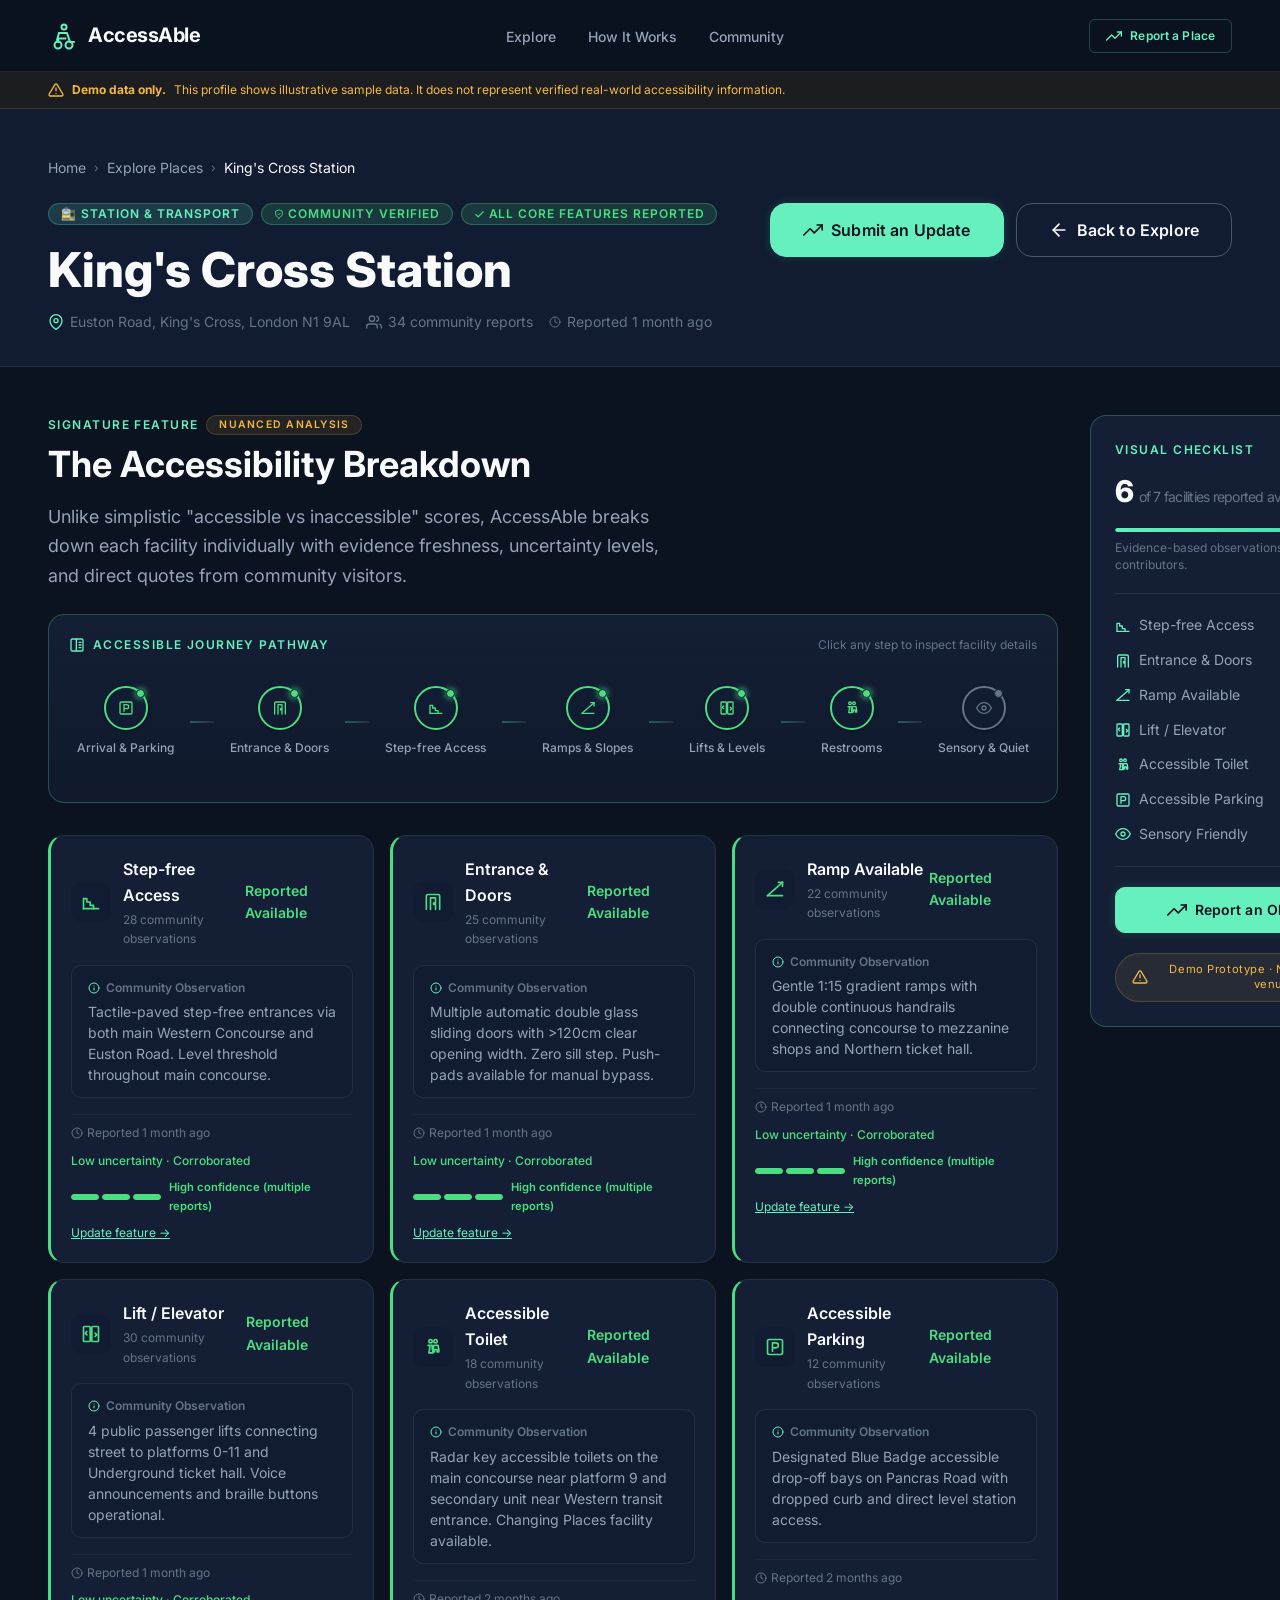
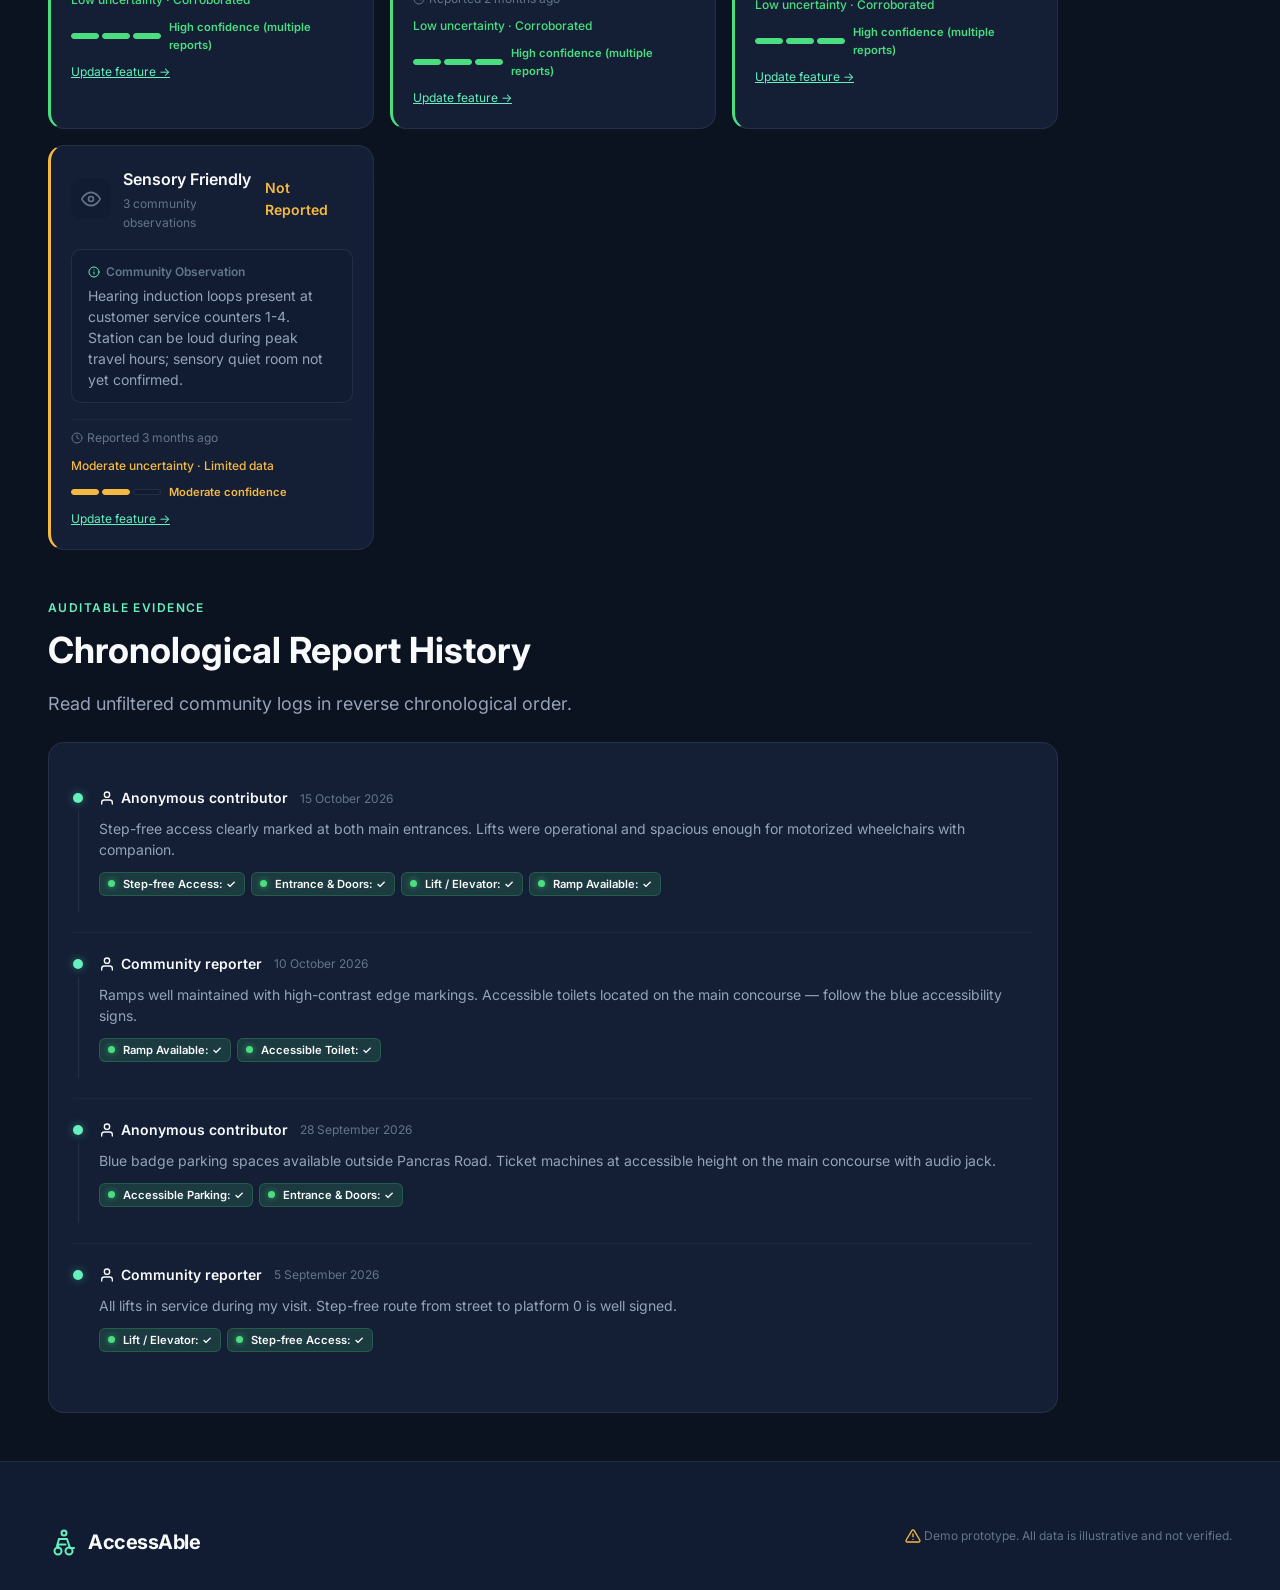
<file: location.html>
<!DOCTYPE html>
<html lang="en">
<head>
  <meta charset="UTF-8">
  <meta name="viewport" content="width=device-width, initial-scale=1.0">
  <meta name="description" content="Detailed accessibility report for this location — community reports on step-free access, ramps, lifts, accessible toilets and more.">
  <title>Location Accessibility Profile · AccessAble</title>

  <link rel="preconnect" href="https://fonts.googleapis.com">
  <link rel="preconnect" href="https://fonts.gstatic.com" crossorigin>
  <link href="https://fonts.googleapis.com/css2?family=Inter:wght@400;500;600;700;800&display=swap" rel="stylesheet">

  <link rel="stylesheet" href="css/reset.css">
  <link rel="stylesheet" href="css/design-system.css">
  <link rel="stylesheet" href="css/components.css">
  <link rel="stylesheet" href="css/layout.css">
  <link rel="stylesheet" href="css/animations.css">

  <style>
    .sr-only {
      position:absolute;width:1px;height:1px;padding:0;margin:-1px;
      overflow:hidden;clip:rect(0,0,0,0);white-space:nowrap;border:0;
    }
  </style>
</head>
<body data-page="location">

  <!-- Icon Sprite -->
  <div style="display:none" aria-hidden="true">
    <svg xmlns="http://www.w3.org/2000/svg">
      <symbol id="icon-wheelchair" viewBox="0 0 24 24" fill="none" stroke="currentColor" stroke-width="2" stroke-linecap="round" stroke-linejoin="round"><circle cx="12" cy="4" r="1.5"/><path d="M9 9h4l2 6h3"/><path d="M9 9l-1 5"/><circle cx="8" cy="19" r="2.5"/><circle cx="16" cy="19" r="2.5"/><path d="M8 16.5v-2.5h6"/></symbol>
      <symbol id="icon-ramp" viewBox="0 0 24 24" fill="none" stroke="currentColor" stroke-width="2" stroke-linecap="round" stroke-linejoin="round"><path d="M3 20L21 4"/><path d="M21 4v5"/><path d="M21 4h-5"/><path d="M3 20h18"/></symbol>
      <symbol id="icon-lift" viewBox="0 0 24 24" fill="none" stroke="currentColor" stroke-width="2" stroke-linecap="round" stroke-linejoin="round"><rect x="3" y="3" width="8" height="18" rx="1"/><rect x="13" y="3" width="8" height="18" rx="1"/><path d="M7 9l-2 2 2 2"/><path d="M17 15l2-2-2-2"/></symbol>
      <symbol id="icon-toilet" viewBox="0 0 24 24" fill="none" stroke="currentColor" stroke-width="2" stroke-linecap="round" stroke-linejoin="round"><circle cx="9" cy="5" r="2"/><circle cx="15" cy="5" r="2"/><path d="M6 10h5v4l1 5H7l1-5v-4z"/><path d="M13 10h5l1 5v3h-2v-3h-3v3h-2v-3l1-5z"/></symbol>
      <symbol id="icon-parking" viewBox="0 0 24 24" fill="none" stroke="currentColor" stroke-width="2" stroke-linecap="round" stroke-linejoin="round"><rect x="3" y="3" width="18" height="18" rx="2"/><path d="M9 17V7h4a3 3 0 010 6H9"/></symbol>
      <symbol id="icon-sensory" viewBox="0 0 24 24" fill="none" stroke="currentColor" stroke-width="2" stroke-linecap="round" stroke-linejoin="round"><path d="M1 12s4-8 11-8 11 8 11 8-4 8-11 8-11-8-11-8z"/><circle cx="12" cy="12" r="3"/></symbol>
      <symbol id="icon-stepfree" viewBox="0 0 24 24" fill="none" stroke="currentColor" stroke-width="2" stroke-linecap="round" stroke-linejoin="round"><path d="M3 20h18"/><path d="M3 20V8h4v4h4v4h4v4"/></symbol>
      <symbol id="icon-doorway" viewBox="0 0 24 24" fill="none" stroke="currentColor" stroke-width="2" stroke-linecap="round" stroke-linejoin="round"><path d="M4 21V5a2 2 0 012-2h12a2 2 0 012 2v16"/><path d="M9 21V7h6v14"/><circle cx="13.5" cy="14" r="1" fill="currentColor"/></symbol>
      <symbol id="icon-split" viewBox="0 0 24 24" fill="none" stroke="currentColor" stroke-width="2" stroke-linecap="round" stroke-linejoin="round"><rect x="3" y="3" width="18" height="18" rx="2"/><line x1="11" y1="3" x2="11" y2="21"/><line x1="15" y1="8" x2="18" y2="8"/><line x1="15" y1="12" x2="18" y2="12"/><line x1="15" y1="16" x2="18" y2="16"/></symbol>
      <symbol id="icon-info" viewBox="0 0 24 24" fill="none" stroke="currentColor" stroke-width="2" stroke-linecap="round" stroke-linejoin="round"><circle cx="12" cy="12" r="10"/><line x1="12" y1="16" x2="12" y2="12"/><line x1="12" y1="8" x2="12.01" y2="8"/></symbol>
      <symbol id="icon-search" viewBox="0 0 24 24" fill="none" stroke="currentColor" stroke-width="2" stroke-linecap="round" stroke-linejoin="round"><circle cx="11" cy="11" r="8"/><line x1="21" y1="21" x2="16.65" y2="16.65"/></symbol>
      <symbol id="icon-pin" viewBox="0 0 24 24" fill="none" stroke="currentColor" stroke-width="2" stroke-linecap="round" stroke-linejoin="round"><path d="M21 10c0 7-9 13-9 13s-9-6-9-13a9 9 0 0118 0z"/><circle cx="12" cy="10" r="3"/></symbol>
      <symbol id="icon-arrow-right" viewBox="0 0 24 24" fill="none" stroke="currentColor" stroke-width="2" stroke-linecap="round" stroke-linejoin="round"><line x1="5" y1="12" x2="19" y2="12"/><polyline points="12 5 19 12 12 19"/></symbol>
      <symbol id="icon-arrow-left" viewBox="0 0 24 24" fill="none" stroke="currentColor" stroke-width="2" stroke-linecap="round" stroke-linejoin="round"><line x1="19" y1="12" x2="5" y2="12"/><polyline points="12 19 5 12 12 5"/></symbol>
      <symbol id="icon-check" viewBox="0 0 24 24" fill="none" stroke="currentColor" stroke-width="2.5" stroke-linecap="round" stroke-linejoin="round"><polyline points="20 6 9 17 4 12"/></symbol>
      <symbol id="icon-x" viewBox="0 0 24 24" fill="none" stroke="currentColor" stroke-width="2" stroke-linecap="round" stroke-linejoin="round"><line x1="18" y1="6" x2="6" y2="18"/><line x1="6" y1="6" x2="18" y2="18"/></symbol>
      <symbol id="icon-menu" viewBox="0 0 24 24" fill="none" stroke="currentColor" stroke-width="2" stroke-linecap="round" stroke-linejoin="round"><line x1="3" y1="6" x2="21" y2="6"/><line x1="3" y1="12" x2="21" y2="12"/><line x1="3" y1="18" x2="21" y2="18"/></symbol>
      <symbol id="icon-shield" viewBox="0 0 24 24" fill="none" stroke="currentColor" stroke-width="2" stroke-linecap="round" stroke-linejoin="round"><path d="M12 22s8-4 8-10V5l-8-3-8 3v7c0 6 8 10 8 10z"/><polyline points="9 12 11 14 15 10"/></symbol>
      <symbol id="icon-alert" viewBox="0 0 24 24" fill="none" stroke="currentColor" stroke-width="2" stroke-linecap="round" stroke-linejoin="round"><path d="M10.29 3.86L1.82 18a2 2 0 001.71 3h16.94a2 2 0 001.71-3L13.71 3.86a2 2 0 00-3.42 0z"/><line x1="12" y1="9" x2="12" y2="13"/><line x1="12" y1="17" x2="12.01" y2="17"/></symbol>
      <symbol id="icon-community" viewBox="0 0 24 24" fill="none" stroke="currentColor" stroke-width="2" stroke-linecap="round" stroke-linejoin="round"><path d="M17 21v-2a4 4 0 00-4-4H5a4 4 0 00-4 4v2"/><circle cx="9" cy="7" r="4"/><path d="M23 21v-2a4 4 0 00-3-3.87"/><path d="M16 3.13a4 4 0 010 7.75"/></symbol>
      <symbol id="icon-trending" viewBox="0 0 24 24" fill="none" stroke="currentColor" stroke-width="2" stroke-linecap="round" stroke-linejoin="round"><polyline points="23 6 13.5 15.5 8.5 10.5 1 18"/><polyline points="17 6 23 6 23 12"/></symbol>
      <symbol id="icon-clock" viewBox="0 0 24 24" fill="none" stroke="currentColor" stroke-width="2" stroke-linecap="round" stroke-linejoin="round"><circle cx="12" cy="12" r="10"/><polyline points="12 6 12 12 16 14"/></symbol>
      <symbol id="icon-user" viewBox="0 0 24 24" fill="none" stroke="currentColor" stroke-width="2" stroke-linecap="round" stroke-linejoin="round"><path d="M20 21v-2a4 4 0 00-4-4H8a4 4 0 00-4 4v2"/><circle cx="12" cy="7" r="4"/></symbol>
      <symbol id="icon-chevron-down" viewBox="0 0 24 24" fill="none" stroke="currentColor" stroke-width="2" stroke-linecap="round" stroke-linejoin="round"><polyline points="6 9 12 15 18 9"/></symbol>
    </svg>
  </div>

  <a href="#main" class="sr-only" style="position:fixed;top:var(--space-4);left:var(--space-4);z-index:1000;background:var(--color-accent-mint);color:var(--color-text-inverse);padding:var(--space-2) var(--space-4);border-radius:var(--radius-md);font-weight:var(--font-semibold)" tabindex="0">Skip to main content</a>

  <!-- Nav -->
  <header role="banner">
    <nav class="nav" role="navigation" aria-label="Main navigation">
      <div class="nav__inner">
        <a href="index.html" class="nav__logo" aria-label="AccessAble home">
          <svg class="nav__logo-icon" aria-hidden="true" viewBox="0 0 32 32" fill="none" stroke="currentColor" stroke-width="2" stroke-linecap="round" stroke-linejoin="round">
            <circle cx="16" cy="7" r="2.5"/><path d="M11 13h8l3 9h4"/><path d="M11 13l-2 7"/>
            <circle cx="10" cy="25" r="3.5"/><circle cx="21" cy="25" r="3.5"/><path d="M10 22v-3.5h7.5"/>
          </svg>
          AccessAble
        </a>
        <ul class="nav__links" role="list">
          <li><a href="index.html#discover">Explore</a></li>
          <li><a href="index.html#how-it-works">How It Works</a></li>
          <li><a href="index.html#community">Community</a></li>
        </ul>
        <div class="nav__actions">
          <a href="report.html" class="btn btn-ghost btn-sm" style="display:inline-flex">
            <svg class="icon icon-sm" aria-hidden="true"><use href="#icon-trending"/></svg>
            Report a Place
          </a>
          <button class="nav__hamburger" aria-label="Open navigation menu" aria-expanded="false" aria-controls="mobileNav">
            <svg class="icon icon-md" aria-hidden="true"><use href="#icon-menu"/></svg>
          </button>
        </div>
      </div>
    </nav>
    <div class="nav-mobile" id="mobileNav" role="navigation" aria-label="Mobile navigation">
      <nav class="nav-mobile__links">
        <a href="index.html#discover">Explore</a>
        <a href="index.html#how-it-works">How It Works</a>
        <a href="index.html#community">Community</a>
      </nav>
      <div class="nav-mobile__cta">
        <a href="report.html" class="btn btn-primary btn-full">Report a Place</a>
      </div>
    </div>
  </header>

  <main id="main" tabindex="-1">
    <div class="page">

      <!-- Demo disclaimer -->
      <div style="background:rgba(245,185,66,0.07);border-bottom:1px solid rgba(245,185,66,0.15);padding:var(--space-2) 0" role="alert" aria-label="Demo data notice">
        <div class="container" style="display:flex;align-items:center;gap:var(--space-2);font-size:var(--text-xs);color:var(--color-amber)">
          <svg class="icon icon-sm" aria-hidden="true"><use href="#icon-alert"/></svg>
          <strong>Demo data only.</strong> This profile shows illustrative sample data. It does not represent verified real-world accessibility information.
        </div>
      </div>

      <!-- Location hero -->
      <div id="locationHero" class="location-hero">
<div class="container">
      <nav class="breadcrumb" aria-label="Breadcrumb">
        <a href="index.html">Home</a>
        <span class="breadcrumb__sep" aria-hidden="true">›</span>
        <a href="index.html#discover">Explore Places</a>
        <span class="breadcrumb__sep" aria-hidden="true">›</span>
        <span class="breadcrumb__current" aria-current="page">King's Cross Station</span>
      </nav>

      <div class="location-hero__inner">
        <div>
          <div style="display:flex;align-items:center;gap:var(--space-2);margin-bottom:var(--space-4);flex-wrap:wrap">
            <span class="badge badge-category">
              <span aria-hidden="true">🚉</span> Station & Transport
            </span>
            <span class="badge badge-verified">
              <svg class="icon" style="width:10px;height:10px" aria-hidden="true"><use href="#icon-shield"/></svg>
              Community Verified
            </span>
            <span class="badge badge-verified" style="font-size:var(--text-xs)">
        <svg class="icon" style="width:11px;height:11px" aria-hidden="true"><use href="#icon-check"/></svg>
        All Core Features Reported
       </span>
          </div>

          <h1 class="location-hero__title">King's Cross Station</h1>
          <div class="location-hero__meta">
            <span style="font-size:var(--text-sm);color:var(--color-text-muted);display:flex;align-items:center;gap:6px">
              <svg class="icon icon-sm" aria-hidden="true" style="color:var(--color-accent-mint)"><use href="#icon-pin"/></svg>
              Euston Road, King's Cross, London N1 9AL
            </span>
            <span style="font-size:var(--text-sm);color:var(--color-text-muted);display:flex;align-items:center;gap:6px">
              <svg class="icon icon-sm" aria-hidden="true"><use href="#icon-community"/></svg>
              34 community reports
            </span>
            <span style="font-size:var(--text-sm);color:var(--color-text-muted);display:flex;align-items:center;gap:6px">
              <svg class="icon" style="width:12px;height:12px" aria-hidden="true"><use href="#icon-clock"/></svg>
              Reported 2 weeks ago
            </span>
          </div>
        </div>

        <div style="display:flex;gap:var(--space-3);flex-wrap:wrap;align-items:center">
          <a href="report.html?location=kings-cross-station" class="btn btn-primary btn-lg">
            <svg class="icon icon-md" aria-hidden="true"><use href="#icon-trending"/></svg>
            Submit an Update
          </a>
          <a href="index.html#discover" class="btn btn-ghost-white btn-lg">
            <svg class="icon icon-md" aria-hidden="true"><use href="#icon-arrow-left"/></svg>
            Back to Explore
          </a>
        </div>
      </div>
    </div>
      </div>

      <!-- Main content -->
      <div id="locationMain" class="location-content">
        <div class="container">
          <div class="location-content__inner">
            <!-- Left: breakdown + timeline -->
            <div>
              <div id="accessibilityBreakdown">
<div class="section-header reveal" style="margin-bottom:var(--space-6)">
      <div style="display:flex;align-items:center;gap:var(--space-2)">
        <span class="section-eyebrow" style="margin-bottom:0">Signature Feature</span>
        <span class="badge badge-demo" style="font-size:0.65rem">Nuanced Analysis</span>
      </div>
      <h2 class="section-title" style="margin-top:var(--space-2)">The Accessibility Breakdown</h2>
      <p class="section-subtitle" style="max-width:620px">
        Unlike simplistic "accessible vs inaccessible" scores, AccessAble breaks down each facility individually with evidence freshness, uncertainty levels, and direct quotes from community visitors.
      </p>
    </div>

    <!-- Architectural facility journey pathway container -->
    <div id="journeyFlow"></div>

    <!-- Feature Cards Stagger Grid -->
    <div class="features-grid reveal-stagger">
      
      <article id="card-stepFree" class="feature-card status-available" aria-label="Step-free Access: Reported Available">
        <div class="feature-card__header">
          <div class="feature-card__icon-name">
            <div class="feature-card__icon" style="background:var(--color-bg-secondary);color:var(--color-success)">
              <svg class="icon icon-md" aria-hidden="true"><use href="#icon-stepfree"/></svg>
            </div>
            <div>
              <h3 class="feature-card__name">Step-free Access</h3>
              <span class="text-xs text-muted" style="display:block;margin-top:2px">
                28 community observations
              </span>
            </div>
          </div>
          <span class="feature-card__status-label">Reported Available</span>
        </div>

        <!-- Evidence note from community -->
        <div class="feature-card__evidence-box" style="background:var(--color-bg-secondary);border:1px solid var(--color-border);border-radius:var(--radius-md);padding:var(--space-3) var(--space-4);margin:var(--space-1) 0">
          <div style="display:flex;align-items:center;gap:6px;font-size:var(--text-xs);font-weight:var(--font-semibold);color:var(--color-text-muted);margin-bottom:4px">
            <svg class="icon" style="width:12px;height:12px;color:var(--color-accent-mint)" aria-hidden="true"><use href="#icon-info"/></svg>
            Community Observation
          </div>
          <p style="font-size:var(--text-sm);color:var(--color-text-secondary);line-height:1.5">
            Tactile-paved step-free entrances via both main Western Concourse and Euston Road. Level threshold throughout main concourse.
          </p>
        </div>

        

        

        <!-- Freshness, Confidence, and Uncertainty -->
        <div class="feature-card__meta" style="padding-top:var(--space-2);border-top:1px solid var(--color-border-subtle);display:flex;flex-direction:column;gap:var(--space-2)">
          <div style="display:flex;align-items:center;justify-content:space-between;flex-wrap:wrap;gap:var(--space-2)">
            <span class="feature-card__freshness" style="display:flex;align-items:center;gap:4px">
              <svg class="icon" style="width:12px;height:12px" aria-hidden="true"><use href="#icon-clock"/></svg>
              Reported 2 weeks ago
            </span>
            <span style="font-size:var(--text-xs);color:var(--color-success);font-weight:var(--font-medium)">
              Low uncertainty · Corroborated
            </span>
          </div>

          
            <div style="display:flex;align-items:center;justify-content:space-between;flex-wrap:wrap;gap:var(--space-2)">
              <div class="confidence confidence--high" aria-label="Confidence: High confidence (multiple reports)">
                <div class="confidence__bar" aria-hidden="true">
                  <div class="confidence__segment"></div>
                  <div class="confidence__segment"></div>
                  <div class="confidence__segment"></div>
                </div>
                <span class="confidence__label" style="font-size:0.7rem">High confidence (multiple reports)</span>
              </div>
              <a href="report.html?location=kings-cross-station&feature=stepFree" class="text-xs text-mint" style="text-decoration:underline;cursor:pointer" title="Update status for Step-free Access">
                Update feature →
              </a>
            </div>
          
        </div>
      </article>
    
      <article id="card-doorway" class="feature-card status-available" aria-label="Entrance & Doors: Reported Available">
        <div class="feature-card__header">
          <div class="feature-card__icon-name">
            <div class="feature-card__icon" style="background:var(--color-bg-secondary);color:var(--color-success)">
              <svg class="icon icon-md" aria-hidden="true"><use href="#icon-doorway"/></svg>
            </div>
            <div>
              <h3 class="feature-card__name">Entrance & Doors</h3>
              <span class="text-xs text-muted" style="display:block;margin-top:2px">
                25 community observations
              </span>
            </div>
          </div>
          <span class="feature-card__status-label">Reported Available</span>
        </div>

        <!-- Evidence note from community -->
        <div class="feature-card__evidence-box" style="background:var(--color-bg-secondary);border:1px solid var(--color-border);border-radius:var(--radius-md);padding:var(--space-3) var(--space-4);margin:var(--space-1) 0">
          <div style="display:flex;align-items:center;gap:6px;font-size:var(--text-xs);font-weight:var(--font-semibold);color:var(--color-text-muted);margin-bottom:4px">
            <svg class="icon" style="width:12px;height:12px;color:var(--color-accent-mint)" aria-hidden="true"><use href="#icon-info"/></svg>
            Community Observation
          </div>
          <p style="font-size:var(--text-sm);color:var(--color-text-secondary);line-height:1.5">
            Multiple automatic double glass sliding doors with >120cm clear opening width. Zero sill step. Push-pads available for manual bypass.
          </p>
        </div>

        

        

        <!-- Freshness, Confidence, and Uncertainty -->
        <div class="feature-card__meta" style="padding-top:var(--space-2);border-top:1px solid var(--color-border-subtle);display:flex;flex-direction:column;gap:var(--space-2)">
          <div style="display:flex;align-items:center;justify-content:space-between;flex-wrap:wrap;gap:var(--space-2)">
            <span class="feature-card__freshness" style="display:flex;align-items:center;gap:4px">
              <svg class="icon" style="width:12px;height:12px" aria-hidden="true"><use href="#icon-clock"/></svg>
              Reported 2 weeks ago
            </span>
            <span style="font-size:var(--text-xs);color:var(--color-success);font-weight:var(--font-medium)">
              Low uncertainty · Corroborated
            </span>
          </div>

          
            <div style="display:flex;align-items:center;justify-content:space-between;flex-wrap:wrap;gap:var(--space-2)">
              <div class="confidence confidence--high" aria-label="Confidence: High confidence (multiple reports)">
                <div class="confidence__bar" aria-hidden="true">
                  <div class="confidence__segment"></div>
                  <div class="confidence__segment"></div>
                  <div class="confidence__segment"></div>
                </div>
                <span class="confidence__label" style="font-size:0.7rem">High confidence (multiple reports)</span>
              </div>
              <a href="report.html?location=kings-cross-station&feature=doorway" class="text-xs text-mint" style="text-decoration:underline;cursor:pointer" title="Update status for Entrance & Doors">
                Update feature →
              </a>
            </div>
          
        </div>
      </article>
    
      <article id="card-ramp" class="feature-card status-available" aria-label="Ramp Available: Reported Available">
        <div class="feature-card__header">
          <div class="feature-card__icon-name">
            <div class="feature-card__icon" style="background:var(--color-bg-secondary);color:var(--color-success)">
              <svg class="icon icon-md" aria-hidden="true"><use href="#icon-ramp"/></svg>
            </div>
            <div>
              <h3 class="feature-card__name">Ramp Available</h3>
              <span class="text-xs text-muted" style="display:block;margin-top:2px">
                22 community observations
              </span>
            </div>
          </div>
          <span class="feature-card__status-label">Reported Available</span>
        </div>

        <!-- Evidence note from community -->
        <div class="feature-card__evidence-box" style="background:var(--color-bg-secondary);border:1px solid var(--color-border);border-radius:var(--radius-md);padding:var(--space-3) var(--space-4);margin:var(--space-1) 0">
          <div style="display:flex;align-items:center;gap:6px;font-size:var(--text-xs);font-weight:var(--font-semibold);color:var(--color-text-muted);margin-bottom:4px">
            <svg class="icon" style="width:12px;height:12px;color:var(--color-accent-mint)" aria-hidden="true"><use href="#icon-info"/></svg>
            Community Observation
          </div>
          <p style="font-size:var(--text-sm);color:var(--color-text-secondary);line-height:1.5">
            Gentle 1:15 gradient ramps with double continuous handrails connecting concourse to mezzanine shops and Northern ticket hall.
          </p>
        </div>

        

        

        <!-- Freshness, Confidence, and Uncertainty -->
        <div class="feature-card__meta" style="padding-top:var(--space-2);border-top:1px solid var(--color-border-subtle);display:flex;flex-direction:column;gap:var(--space-2)">
          <div style="display:flex;align-items:center;justify-content:space-between;flex-wrap:wrap;gap:var(--space-2)">
            <span class="feature-card__freshness" style="display:flex;align-items:center;gap:4px">
              <svg class="icon" style="width:12px;height:12px" aria-hidden="true"><use href="#icon-clock"/></svg>
              Reported 2 weeks ago
            </span>
            <span style="font-size:var(--text-xs);color:var(--color-success);font-weight:var(--font-medium)">
              Low uncertainty · Corroborated
            </span>
          </div>

          
            <div style="display:flex;align-items:center;justify-content:space-between;flex-wrap:wrap;gap:var(--space-2)">
              <div class="confidence confidence--high" aria-label="Confidence: High confidence (multiple reports)">
                <div class="confidence__bar" aria-hidden="true">
                  <div class="confidence__segment"></div>
                  <div class="confidence__segment"></div>
                  <div class="confidence__segment"></div>
                </div>
                <span class="confidence__label" style="font-size:0.7rem">High confidence (multiple reports)</span>
              </div>
              <a href="report.html?location=kings-cross-station&feature=ramp" class="text-xs text-mint" style="text-decoration:underline;cursor:pointer" title="Update status for Ramp Available">
                Update feature →
              </a>
            </div>
          
        </div>
      </article>
    
      <article id="card-lift" class="feature-card status-available" aria-label="Lift / Elevator: Reported Available">
        <div class="feature-card__header">
          <div class="feature-card__icon-name">
            <div class="feature-card__icon" style="background:var(--color-bg-secondary);color:var(--color-success)">
              <svg class="icon icon-md" aria-hidden="true"><use href="#icon-lift"/></svg>
            </div>
            <div>
              <h3 class="feature-card__name">Lift / Elevator</h3>
              <span class="text-xs text-muted" style="display:block;margin-top:2px">
                30 community observations
              </span>
            </div>
          </div>
          <span class="feature-card__status-label">Reported Available</span>
        </div>

        <!-- Evidence note from community -->
        <div class="feature-card__evidence-box" style="background:var(--color-bg-secondary);border:1px solid var(--color-border);border-radius:var(--radius-md);padding:var(--space-3) var(--space-4);margin:var(--space-1) 0">
          <div style="display:flex;align-items:center;gap:6px;font-size:var(--text-xs);font-weight:var(--font-semibold);color:var(--color-text-muted);margin-bottom:4px">
            <svg class="icon" style="width:12px;height:12px;color:var(--color-accent-mint)" aria-hidden="true"><use href="#icon-info"/></svg>
            Community Observation
          </div>
          <p style="font-size:var(--text-sm);color:var(--color-text-secondary);line-height:1.5">
            4 public passenger lifts connecting street to platforms 0-11 and Underground ticket hall. Voice announcements and braille buttons operational.
          </p>
        </div>

        

        

        <!-- Freshness, Confidence, and Uncertainty -->
        <div class="feature-card__meta" style="padding-top:var(--space-2);border-top:1px solid var(--color-border-subtle);display:flex;flex-direction:column;gap:var(--space-2)">
          <div style="display:flex;align-items:center;justify-content:space-between;flex-wrap:wrap;gap:var(--space-2)">
            <span class="feature-card__freshness" style="display:flex;align-items:center;gap:4px">
              <svg class="icon" style="width:12px;height:12px" aria-hidden="true"><use href="#icon-clock"/></svg>
              Reported 2 weeks ago
            </span>
            <span style="font-size:var(--text-xs);color:var(--color-success);font-weight:var(--font-medium)">
              Low uncertainty · Corroborated
            </span>
          </div>

          
            <div style="display:flex;align-items:center;justify-content:space-between;flex-wrap:wrap;gap:var(--space-2)">
              <div class="confidence confidence--high" aria-label="Confidence: High confidence (multiple reports)">
                <div class="confidence__bar" aria-hidden="true">
                  <div class="confidence__segment"></div>
                  <div class="confidence__segment"></div>
                  <div class="confidence__segment"></div>
                </div>
                <span class="confidence__label" style="font-size:0.7rem">High confidence (multiple reports)</span>
              </div>
              <a href="report.html?location=kings-cross-station&feature=lift" class="text-xs text-mint" style="text-decoration:underline;cursor:pointer" title="Update status for Lift / Elevator">
                Update feature →
              </a>
            </div>
          
        </div>
      </article>
    
      <article id="card-toilet" class="feature-card status-available" aria-label="Accessible Toilet: Reported Available">
        <div class="feature-card__header">
          <div class="feature-card__icon-name">
            <div class="feature-card__icon" style="background:var(--color-bg-secondary);color:var(--color-success)">
              <svg class="icon icon-md" aria-hidden="true"><use href="#icon-toilet"/></svg>
            </div>
            <div>
              <h3 class="feature-card__name">Accessible Toilet</h3>
              <span class="text-xs text-muted" style="display:block;margin-top:2px">
                18 community observations
              </span>
            </div>
          </div>
          <span class="feature-card__status-label">Reported Available</span>
        </div>

        <!-- Evidence note from community -->
        <div class="feature-card__evidence-box" style="background:var(--color-bg-secondary);border:1px solid var(--color-border);border-radius:var(--radius-md);padding:var(--space-3) var(--space-4);margin:var(--space-1) 0">
          <div style="display:flex;align-items:center;gap:6px;font-size:var(--text-xs);font-weight:var(--font-semibold);color:var(--color-text-muted);margin-bottom:4px">
            <svg class="icon" style="width:12px;height:12px;color:var(--color-accent-mint)" aria-hidden="true"><use href="#icon-info"/></svg>
            Community Observation
          </div>
          <p style="font-size:var(--text-sm);color:var(--color-text-secondary);line-height:1.5">
            Radar key accessible toilets on the main concourse near platform 9 and secondary unit near Western transit entrance. Changing Places facility available.
          </p>
        </div>

        

        

        <!-- Freshness, Confidence, and Uncertainty -->
        <div class="feature-card__meta" style="padding-top:var(--space-2);border-top:1px solid var(--color-border-subtle);display:flex;flex-direction:column;gap:var(--space-2)">
          <div style="display:flex;align-items:center;justify-content:space-between;flex-wrap:wrap;gap:var(--space-2)">
            <span class="feature-card__freshness" style="display:flex;align-items:center;gap:4px">
              <svg class="icon" style="width:12px;height:12px" aria-hidden="true"><use href="#icon-clock"/></svg>
              Reported 1 month ago
            </span>
            <span style="font-size:var(--text-xs);color:var(--color-success);font-weight:var(--font-medium)">
              Low uncertainty · Corroborated
            </span>
          </div>

          
            <div style="display:flex;align-items:center;justify-content:space-between;flex-wrap:wrap;gap:var(--space-2)">
              <div class="confidence confidence--high" aria-label="Confidence: High confidence (multiple reports)">
                <div class="confidence__bar" aria-hidden="true">
                  <div class="confidence__segment"></div>
                  <div class="confidence__segment"></div>
                  <div class="confidence__segment"></div>
                </div>
                <span class="confidence__label" style="font-size:0.7rem">High confidence (multiple reports)</span>
              </div>
              <a href="report.html?location=kings-cross-station&feature=toilet" class="text-xs text-mint" style="text-decoration:underline;cursor:pointer" title="Update status for Accessible Toilet">
                Update feature →
              </a>
            </div>
          
        </div>
      </article>
    
      <article id="card-parking" class="feature-card status-available" aria-label="Accessible Parking: Reported Available">
        <div class="feature-card__header">
          <div class="feature-card__icon-name">
            <div class="feature-card__icon" style="background:var(--color-bg-secondary);color:var(--color-success)">
              <svg class="icon icon-md" aria-hidden="true"><use href="#icon-parking"/></svg>
            </div>
            <div>
              <h3 class="feature-card__name">Accessible Parking</h3>
              <span class="text-xs text-muted" style="display:block;margin-top:2px">
                12 community observations
              </span>
            </div>
          </div>
          <span class="feature-card__status-label">Reported Available</span>
        </div>

        <!-- Evidence note from community -->
        <div class="feature-card__evidence-box" style="background:var(--color-bg-secondary);border:1px solid var(--color-border);border-radius:var(--radius-md);padding:var(--space-3) var(--space-4);margin:var(--space-1) 0">
          <div style="display:flex;align-items:center;gap:6px;font-size:var(--text-xs);font-weight:var(--font-semibold);color:var(--color-text-muted);margin-bottom:4px">
            <svg class="icon" style="width:12px;height:12px;color:var(--color-accent-mint)" aria-hidden="true"><use href="#icon-info"/></svg>
            Community Observation
          </div>
          <p style="font-size:var(--text-sm);color:var(--color-text-secondary);line-height:1.5">
            Designated Blue Badge accessible drop-off bays on Pancras Road with dropped curb and direct level station access.
          </p>
        </div>

        

        

        <!-- Freshness, Confidence, and Uncertainty -->
        <div class="feature-card__meta" style="padding-top:var(--space-2);border-top:1px solid var(--color-border-subtle);display:flex;flex-direction:column;gap:var(--space-2)">
          <div style="display:flex;align-items:center;justify-content:space-between;flex-wrap:wrap;gap:var(--space-2)">
            <span class="feature-card__freshness" style="display:flex;align-items:center;gap:4px">
              <svg class="icon" style="width:12px;height:12px" aria-hidden="true"><use href="#icon-clock"/></svg>
              Reported 1 month ago
            </span>
            <span style="font-size:var(--text-xs);color:var(--color-success);font-weight:var(--font-medium)">
              Low uncertainty · Corroborated
            </span>
          </div>

          
            <div style="display:flex;align-items:center;justify-content:space-between;flex-wrap:wrap;gap:var(--space-2)">
              <div class="confidence confidence--high" aria-label="Confidence: High confidence (multiple reports)">
                <div class="confidence__bar" aria-hidden="true">
                  <div class="confidence__segment"></div>
                  <div class="confidence__segment"></div>
                  <div class="confidence__segment"></div>
                </div>
                <span class="confidence__label" style="font-size:0.7rem">High confidence (multiple reports)</span>
              </div>
              <a href="report.html?location=kings-cross-station&feature=parking" class="text-xs text-mint" style="text-decoration:underline;cursor:pointer" title="Update status for Accessible Parking">
                Update feature →
              </a>
            </div>
          
        </div>
      </article>
    
      <article id="card-sensory" class="feature-card status-conflicting" aria-label="Sensory Friendly: Not Reported">
        <div class="feature-card__header">
          <div class="feature-card__icon-name">
            <div class="feature-card__icon" style="background:var(--color-bg-secondary);color:var(--color-text-muted)">
              <svg class="icon icon-md" aria-hidden="true"><use href="#icon-sensory"/></svg>
            </div>
            <div>
              <h3 class="feature-card__name">Sensory Friendly</h3>
              <span class="text-xs text-muted" style="display:block;margin-top:2px">
                3 community observations
              </span>
            </div>
          </div>
          <span class="feature-card__status-label">Not Reported</span>
        </div>

        <!-- Evidence note from community -->
        <div class="feature-card__evidence-box" style="background:var(--color-bg-secondary);border:1px solid var(--color-border);border-radius:var(--radius-md);padding:var(--space-3) var(--space-4);margin:var(--space-1) 0">
          <div style="display:flex;align-items:center;gap:6px;font-size:var(--text-xs);font-weight:var(--font-semibold);color:var(--color-text-muted);margin-bottom:4px">
            <svg class="icon" style="width:12px;height:12px;color:var(--color-accent-mint)" aria-hidden="true"><use href="#icon-info"/></svg>
            Community Observation
          </div>
          <p style="font-size:var(--text-sm);color:var(--color-text-secondary);line-height:1.5">
            Hearing induction loops present at customer service counters 1-4. Station can be loud during peak travel hours; sensory quiet room not yet confirmed.
          </p>
        </div>

        

        

        <!-- Freshness, Confidence, and Uncertainty -->
        <div class="feature-card__meta" style="padding-top:var(--space-2);border-top:1px solid var(--color-border-subtle);display:flex;flex-direction:column;gap:var(--space-2)">
          <div style="display:flex;align-items:center;justify-content:space-between;flex-wrap:wrap;gap:var(--space-2)">
            <span class="feature-card__freshness" style="display:flex;align-items:center;gap:4px">
              <svg class="icon" style="width:12px;height:12px" aria-hidden="true"><use href="#icon-clock"/></svg>
              Reported 2 months ago
            </span>
            <span style="font-size:var(--text-xs);color:var(--color-amber);font-weight:var(--font-medium)">
              Moderate uncertainty · Limited data
            </span>
          </div>

          
            <div style="display:flex;align-items:center;justify-content:space-between;flex-wrap:wrap;gap:var(--space-2)">
              <div class="confidence confidence--moderate" aria-label="Confidence: Moderate confidence">
                <div class="confidence__bar" aria-hidden="true">
                  <div class="confidence__segment"></div>
                  <div class="confidence__segment"></div>
                  <div class="confidence__segment"></div>
                </div>
                <span class="confidence__label" style="font-size:0.7rem">Moderate confidence</span>
              </div>
              <a href="report.html?location=kings-cross-station&feature=sensory" class="text-xs text-mint" style="text-decoration:underline;cursor:pointer" title="Update status for Sensory Friendly">
                Update feature →
              </a>
            </div>
          
        </div>
      </article>
    
    </div>
              </div>
              <div style="margin-top:var(--space-12)" id="reportTimeline">
<div class="section-header reveal" style="margin-bottom:var(--space-6)">
      <p class="section-eyebrow">Auditable Evidence</p>
      <h2 class="section-title">Chronological Report History</h2>
      <p class="section-subtitle">Read unfiltered community logs in reverse chronological order.</p>
    </div>
    <div class="card" style="border-color:var(--color-border)">
      <div class="card-body">
        
      <div class="timeline-item">
        <div class="timeline-item__line">
          <div class="timeline-item__dot" aria-hidden="true"></div>
          <div class="timeline-item__connector" aria-hidden="true"></div>
        </div>
        <div class="timeline-item__content">
          <div class="timeline-item__meta">
            <span class="timeline-item__user" style="display:flex;align-items:center;gap:6px">
              <svg class="icon icon-sm" aria-hidden="true"><use href="#icon-user"/></svg>
              Anonymous contributor
            </span>
            
            <time class="timeline-item__date" datetime="2026-10-15">15 October 2026</time>
          </div>
          <p style="font-size:var(--text-sm);color:var(--color-text-secondary);margin-bottom:var(--space-3);line-height:1.5">Step-free access clearly marked at both main entrances. Lifts were operational and spacious enough for motorized wheelchairs with companion.</p>
          <div class="timeline-item__features" style="display:flex;flex-wrap:wrap;gap:6px">
          <span class="feature-status feature-status--available" style="font-size:0.7rem;padding:2px 8px">
            <span class="status-dot" aria-hidden="true"></span>
            Step-free Access: ✓
          </span>
        
          <span class="feature-status feature-status--available" style="font-size:0.7rem;padding:2px 8px">
            <span class="status-dot" aria-hidden="true"></span>
            Entrance & Doors: ✓
          </span>
        
          <span class="feature-status feature-status--available" style="font-size:0.7rem;padding:2px 8px">
            <span class="status-dot" aria-hidden="true"></span>
            Lift / Elevator: ✓
          </span>
        
          <span class="feature-status feature-status--available" style="font-size:0.7rem;padding:2px 8px">
            <span class="status-dot" aria-hidden="true"></span>
            Ramp Available: ✓
          </span>
        </div>
        </div>
      </div>
    
      <div class="timeline-item">
        <div class="timeline-item__line">
          <div class="timeline-item__dot" aria-hidden="true"></div>
          <div class="timeline-item__connector" aria-hidden="true"></div>
        </div>
        <div class="timeline-item__content">
          <div class="timeline-item__meta">
            <span class="timeline-item__user" style="display:flex;align-items:center;gap:6px">
              <svg class="icon icon-sm" aria-hidden="true"><use href="#icon-user"/></svg>
              Community reporter
            </span>
            
            <time class="timeline-item__date" datetime="2026-10-10">10 October 2026</time>
          </div>
          <p style="font-size:var(--text-sm);color:var(--color-text-secondary);margin-bottom:var(--space-3);line-height:1.5">Ramps well maintained with high-contrast edge markings. Accessible toilets located on the main concourse — follow the blue accessibility signs.</p>
          <div class="timeline-item__features" style="display:flex;flex-wrap:wrap;gap:6px">
          <span class="feature-status feature-status--available" style="font-size:0.7rem;padding:2px 8px">
            <span class="status-dot" aria-hidden="true"></span>
            Ramp Available: ✓
          </span>
        
          <span class="feature-status feature-status--available" style="font-size:0.7rem;padding:2px 8px">
            <span class="status-dot" aria-hidden="true"></span>
            Accessible Toilet: ✓
          </span>
        </div>
        </div>
      </div>
    
      <div class="timeline-item">
        <div class="timeline-item__line">
          <div class="timeline-item__dot" aria-hidden="true"></div>
          <div class="timeline-item__connector" aria-hidden="true"></div>
        </div>
        <div class="timeline-item__content">
          <div class="timeline-item__meta">
            <span class="timeline-item__user" style="display:flex;align-items:center;gap:6px">
              <svg class="icon icon-sm" aria-hidden="true"><use href="#icon-user"/></svg>
              Anonymous contributor
            </span>
            
            <time class="timeline-item__date" datetime="2026-09-28">28 September 2026</time>
          </div>
          <p style="font-size:var(--text-sm);color:var(--color-text-secondary);margin-bottom:var(--space-3);line-height:1.5">Blue badge parking spaces available outside Pancras Road. Ticket machines at accessible height on the main concourse with audio jack.</p>
          <div class="timeline-item__features" style="display:flex;flex-wrap:wrap;gap:6px">
          <span class="feature-status feature-status--available" style="font-size:0.7rem;padding:2px 8px">
            <span class="status-dot" aria-hidden="true"></span>
            Accessible Parking: ✓
          </span>
        
          <span class="feature-status feature-status--available" style="font-size:0.7rem;padding:2px 8px">
            <span class="status-dot" aria-hidden="true"></span>
            Entrance & Doors: ✓
          </span>
        </div>
        </div>
      </div>
    
      <div class="timeline-item">
        <div class="timeline-item__line">
          <div class="timeline-item__dot" aria-hidden="true"></div>
          
        </div>
        <div class="timeline-item__content">
          <div class="timeline-item__meta">
            <span class="timeline-item__user" style="display:flex;align-items:center;gap:6px">
              <svg class="icon icon-sm" aria-hidden="true"><use href="#icon-user"/></svg>
              Community reporter
            </span>
            
            <time class="timeline-item__date" datetime="2026-09-05">5 September 2026</time>
          </div>
          <p style="font-size:var(--text-sm);color:var(--color-text-secondary);margin-bottom:var(--space-3);line-height:1.5">All lifts in service during my visit. Step-free route from street to platform 0 is well signed.</p>
          <div class="timeline-item__features" style="display:flex;flex-wrap:wrap;gap:6px">
          <span class="feature-status feature-status--available" style="font-size:0.7rem;padding:2px 8px">
            <span class="status-dot" aria-hidden="true"></span>
            Lift / Elevator: ✓
          </span>
        
          <span class="feature-status feature-status--available" style="font-size:0.7rem;padding:2px 8px">
            <span class="status-dot" aria-hidden="true"></span>
            Step-free Access: ✓
          </span>
        </div>
        </div>
      </div>
    
      </div>
    </div>
              </div>
            </div>
            <!-- Right: sidebar -->
            <aside id="locationSidebar" aria-label="Accessibility summary sidebar">
<div class="card" style="position:sticky;top:calc(var(--nav-height) + var(--space-6));border-color:var(--color-border-accent)">
      <div class="card-body" style="display:flex;flex-direction:column;gap:var(--space-5)">

        <!-- Quick Summary & Checklist -->
        <div>
          <div class="section-eyebrow" style="margin-bottom:var(--space-2)">Visual Checklist</div>
          <div style="font-size:var(--text-3xl);font-weight:var(--font-extrabold);color:var(--color-text-primary);letter-spacing:var(--tracking-tight)">
            6 <span style="font-size:var(--text-sm);color:var(--color-text-muted);font-weight:var(--font-normal)">of 7 facilities reported available</span>
          </div>
          <div class="progress-bar" style="margin-top:var(--space-3)" role="progressbar" aria-valuenow="6" aria-valuemin="0" aria-valuemax="7">
            <div class="progress-bar__fill" style="width:86%"></div>
          </div>
          <p style="font-size:var(--text-xs);color:var(--color-text-muted);margin-top:var(--space-2);line-height:1.4">
            Evidence-based observations from 34 contributors.
          </p>
        </div>

        <div class="divider" style="margin:0"></div>

        <!-- Facility status list -->
        <div style="display:flex;flex-direction:column;gap:var(--space-3)" role="list" aria-label="Facility checklist">
          
              <div style="display:flex;align-items:center;justify-content:space-between;font-size:var(--text-sm)" role="listitem">
                <span style="display:flex;align-items:center;gap:var(--space-2);color:var(--color-text-secondary)">
                  <svg class="icon icon-sm" aria-hidden="true" style="color:var(--color-accent-mint)"><use href="#icon-stepfree"/></svg>
                  Step-free Access
                </span>
                <span style="display:flex;align-items:center;gap:4px;font-size:var(--text-xs);font-weight:var(--font-semibold);color:var(--color-success)">
                  <svg class="icon" style="width:12px;height:12px;color:var(--color-success)" aria-hidden="true"><use href="#icon-check"/></svg>
                  Available
                </span>
              </div>
            
              <div style="display:flex;align-items:center;justify-content:space-between;font-size:var(--text-sm)" role="listitem">
                <span style="display:flex;align-items:center;gap:var(--space-2);color:var(--color-text-secondary)">
                  <svg class="icon icon-sm" aria-hidden="true" style="color:var(--color-accent-mint)"><use href="#icon-doorway"/></svg>
                  Entrance & Doors
                </span>
                <span style="display:flex;align-items:center;gap:4px;font-size:var(--text-xs);font-weight:var(--font-semibold);color:var(--color-success)">
                  <svg class="icon" style="width:12px;height:12px;color:var(--color-success)" aria-hidden="true"><use href="#icon-check"/></svg>
                  Available
                </span>
              </div>
            
              <div style="display:flex;align-items:center;justify-content:space-between;font-size:var(--text-sm)" role="listitem">
                <span style="display:flex;align-items:center;gap:var(--space-2);color:var(--color-text-secondary)">
                  <svg class="icon icon-sm" aria-hidden="true" style="color:var(--color-accent-mint)"><use href="#icon-ramp"/></svg>
                  Ramp Available
                </span>
                <span style="display:flex;align-items:center;gap:4px;font-size:var(--text-xs);font-weight:var(--font-semibold);color:var(--color-success)">
                  <svg class="icon" style="width:12px;height:12px;color:var(--color-success)" aria-hidden="true"><use href="#icon-check"/></svg>
                  Available
                </span>
              </div>
            
              <div style="display:flex;align-items:center;justify-content:space-between;font-size:var(--text-sm)" role="listitem">
                <span style="display:flex;align-items:center;gap:var(--space-2);color:var(--color-text-secondary)">
                  <svg class="icon icon-sm" aria-hidden="true" style="color:var(--color-accent-mint)"><use href="#icon-lift"/></svg>
                  Lift / Elevator
                </span>
                <span style="display:flex;align-items:center;gap:4px;font-size:var(--text-xs);font-weight:var(--font-semibold);color:var(--color-success)">
                  <svg class="icon" style="width:12px;height:12px;color:var(--color-success)" aria-hidden="true"><use href="#icon-check"/></svg>
                  Available
                </span>
              </div>
            
              <div style="display:flex;align-items:center;justify-content:space-between;font-size:var(--text-sm)" role="listitem">
                <span style="display:flex;align-items:center;gap:var(--space-2);color:var(--color-text-secondary)">
                  <svg class="icon icon-sm" aria-hidden="true" style="color:var(--color-accent-mint)"><use href="#icon-toilet"/></svg>
                  Accessible Toilet
                </span>
                <span style="display:flex;align-items:center;gap:4px;font-size:var(--text-xs);font-weight:var(--font-semibold);color:var(--color-success)">
                  <svg class="icon" style="width:12px;height:12px;color:var(--color-success)" aria-hidden="true"><use href="#icon-check"/></svg>
                  Available
                </span>
              </div>
            
              <div style="display:flex;align-items:center;justify-content:space-between;font-size:var(--text-sm)" role="listitem">
                <span style="display:flex;align-items:center;gap:var(--space-2);color:var(--color-text-secondary)">
                  <svg class="icon icon-sm" aria-hidden="true" style="color:var(--color-accent-mint)"><use href="#icon-parking"/></svg>
                  Accessible Parking
                </span>
                <span style="display:flex;align-items:center;gap:4px;font-size:var(--text-xs);font-weight:var(--font-semibold);color:var(--color-success)">
                  <svg class="icon" style="width:12px;height:12px;color:var(--color-success)" aria-hidden="true"><use href="#icon-check"/></svg>
                  Available
                </span>
              </div>
            
              <div style="display:flex;align-items:center;justify-content:space-between;font-size:var(--text-sm)" role="listitem">
                <span style="display:flex;align-items:center;gap:var(--space-2);color:var(--color-text-secondary)">
                  <svg class="icon icon-sm" aria-hidden="true" style="color:var(--color-accent-mint)"><use href="#icon-sensory"/></svg>
                  Sensory Friendly
                </span>
                <span style="display:flex;align-items:center;gap:4px;font-size:var(--text-xs);font-weight:var(--font-semibold);color:var(--color-text-muted)">
                  <svg class="icon" style="width:12px;height:12px;color:var(--color-text-muted)" aria-hidden="true"><use href="#icon-info"/></svg>
                  Unverified
                </span>
              </div>
            
        </div>

        <div class="divider" style="margin:0"></div>

        <!-- Action buttons -->
        <a href="report.html?location=kings-cross-station" class="btn btn-primary btn-full">
          <svg class="icon icon-md" aria-hidden="true"><use href="#icon-trending"/></svg>
          Report an Observation
        </a>

        <!-- Disclaimer Banner -->
        <div class="demo-banner" style="justify-content:center;text-align:center;font-size:0.7rem;line-height:1.4">
          <svg class="icon icon-sm" aria-hidden="true"><use href="#icon-alert"/></svg>
          Demo Prototype · Not verified with venue
        </div>
      </div>
    </div>
            </aside>
          </div>
        </div>
      </div>

    </div>
  </main>

  <footer class="footer" role="contentinfo">
    <div class="container">
      <div class="footer__bottom" style="border-top:none;padding-top:0">
        <a href="index.html" class="nav__logo" style="display:inline-flex">
          <svg class="nav__logo-icon" aria-hidden="true" viewBox="0 0 32 32" fill="none" stroke="currentColor" stroke-width="2" stroke-linecap="round" stroke-linejoin="round">
            <circle cx="16" cy="7" r="2.5"/><path d="M11 13h8l3 9h4"/><path d="M11 13l-2 7"/>
            <circle cx="10" cy="25" r="3.5"/><circle cx="21" cy="25" r="3.5"/><path d="M10 22v-3.5h7.5"/>
          </svg>
          AccessAble
        </a>
        <p class="footer__disclaimer">
          <svg class="icon icon-sm" aria-hidden="true" style="vertical-align:middle;color:var(--color-amber)"><use href="#icon-alert"/></svg>
          Demo prototype. All data is illustrative and not verified.
        </p>
      </div>
    </div>
  </footer>

  <div class="toast-container" role="region" aria-label="Notifications" aria-live="polite"></div>
  <script src="js/accessable.js"></script>
</body>
</html>
</file>
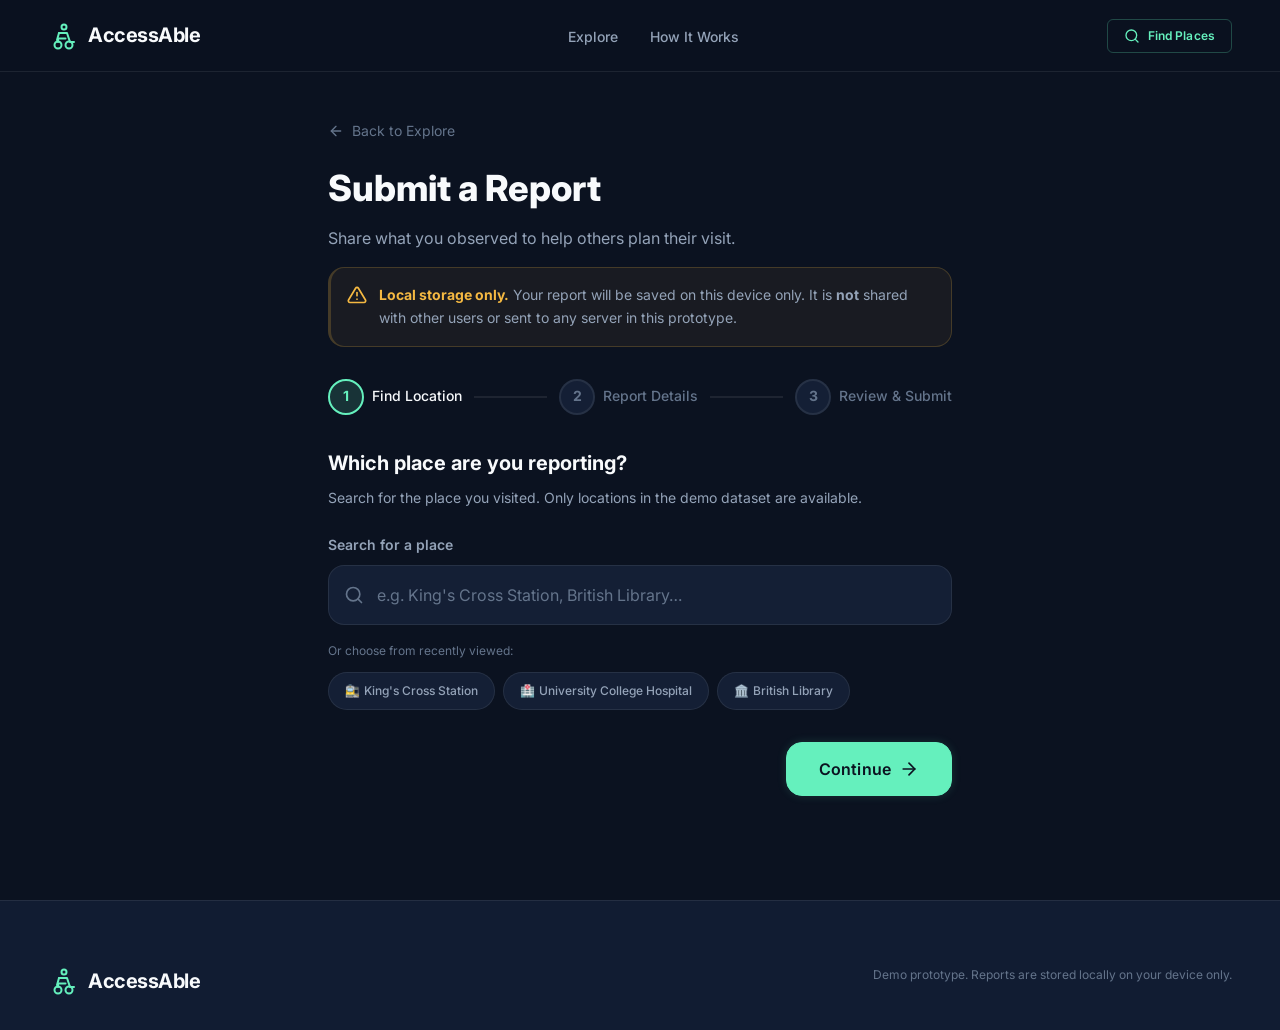
<file: report.html>
<!DOCTYPE html>
<html lang="en">
<head>
  <meta charset="UTF-8">
  <meta name="viewport" content="width=device-width, initial-scale=1.0">
  <meta name="description" content="Submit an accessibility report for a public place on AccessAble. Help the community by sharing what you observed.">
  <title>Submit a Report · AccessAble</title>

  <link rel="preconnect" href="https://fonts.googleapis.com">
  <link rel="preconnect" href="https://fonts.gstatic.com" crossorigin>
  <link href="https://fonts.googleapis.com/css2?family=Inter:wght@400;500;600;700;800&display=swap" rel="stylesheet">

  <link rel="stylesheet" href="css/reset.css">
  <link rel="stylesheet" href="css/design-system.css">
  <link rel="stylesheet" href="css/components.css">
  <link rel="stylesheet" href="css/layout.css">
  <link rel="stylesheet" href="css/animations.css">

  <style>
    .sr-only {
      position:absolute;width:1px;height:1px;padding:0;margin:-1px;
      overflow:hidden;clip:rect(0,0,0,0);white-space:nowrap;border:0;
    }
    .photo-drop {
      border: 2px dashed var(--color-border);
      border-radius: var(--radius-lg);
      padding: var(--space-8) var(--space-6);
      text-align: center;
      cursor: pointer;
      transition: all var(--transition-base);
      position: relative;
    }
    .photo-drop:hover, .photo-drop:focus-within {
      border-color: var(--color-accent-mint);
      background: var(--color-accent-mint-dim);
    }
    .photo-drop input[type="file"] {
      position: absolute;
      inset: 0;
      opacity: 0;
      cursor: pointer;
      width: 100%;
      height: 100%;
    }
  </style>
</head>
<body data-page="report">

  <!-- Icon Sprite -->
  <div style="display:none" aria-hidden="true">
    <svg xmlns="http://www.w3.org/2000/svg">
      <symbol id="icon-wheelchair" viewBox="0 0 24 24" fill="none" stroke="currentColor" stroke-width="2" stroke-linecap="round" stroke-linejoin="round"><circle cx="12" cy="4" r="1.5"/><path d="M9 9h4l2 6h3"/><path d="M9 9l-1 5"/><circle cx="8" cy="19" r="2.5"/><circle cx="16" cy="19" r="2.5"/><path d="M8 16.5v-2.5h6"/></symbol>
      <symbol id="icon-ramp" viewBox="0 0 24 24" fill="none" stroke="currentColor" stroke-width="2" stroke-linecap="round" stroke-linejoin="round"><path d="M3 20L21 4"/><path d="M21 4v5"/><path d="M21 4h-5"/><path d="M3 20h18"/></symbol>
      <symbol id="icon-lift" viewBox="0 0 24 24" fill="none" stroke="currentColor" stroke-width="2" stroke-linecap="round" stroke-linejoin="round"><rect x="3" y="3" width="8" height="18" rx="1"/><rect x="13" y="3" width="8" height="18" rx="1"/><path d="M7 9l-2 2 2 2"/><path d="M17 15l2-2-2-2"/></symbol>
      <symbol id="icon-toilet" viewBox="0 0 24 24" fill="none" stroke="currentColor" stroke-width="2" stroke-linecap="round" stroke-linejoin="round"><circle cx="9" cy="5" r="2"/><circle cx="15" cy="5" r="2"/><path d="M6 10h5v4l1 5H7l1-5v-4z"/><path d="M13 10h5l1 5v3h-2v-3h-3v3h-2v-3l1-5z"/></symbol>
      <symbol id="icon-parking" viewBox="0 0 24 24" fill="none" stroke="currentColor" stroke-width="2" stroke-linecap="round" stroke-linejoin="round"><rect x="3" y="3" width="18" height="18" rx="2"/><path d="M9 17V7h4a3 3 0 010 6H9"/></symbol>
      <symbol id="icon-sensory" viewBox="0 0 24 24" fill="none" stroke="currentColor" stroke-width="2" stroke-linecap="round" stroke-linejoin="round"><path d="M1 12s4-8 11-8 11 8 11 8-4 8-11 8-11-8-11-8z"/><circle cx="12" cy="12" r="3"/></symbol>
      <symbol id="icon-stepfree" viewBox="0 0 24 24" fill="none" stroke="currentColor" stroke-width="2" stroke-linecap="round" stroke-linejoin="round"><path d="M3 20h18"/><path d="M3 20V8h4v4h4v4h4v4"/></symbol>
      <symbol id="icon-doorway" viewBox="0 0 24 24" fill="none" stroke="currentColor" stroke-width="2" stroke-linecap="round" stroke-linejoin="round"><path d="M4 21V5a2 2 0 012-2h12a2 2 0 012 2v16"/><path d="M9 21V7h6v14"/><circle cx="13.5" cy="14" r="1" fill="currentColor"/></symbol>
      <symbol id="icon-info" viewBox="0 0 24 24" fill="none" stroke="currentColor" stroke-width="2" stroke-linecap="round" stroke-linejoin="round"><circle cx="12" cy="12" r="10"/><line x1="12" y1="16" x2="12" y2="12"/><line x1="12" y1="8" x2="12.01" y2="8"/></symbol>
      <symbol id="icon-search" viewBox="0 0 24 24" fill="none" stroke="currentColor" stroke-width="2" stroke-linecap="round" stroke-linejoin="round"><circle cx="11" cy="11" r="8"/><line x1="21" y1="21" x2="16.65" y2="16.65"/></symbol>
      <symbol id="icon-pin" viewBox="0 0 24 24" fill="none" stroke="currentColor" stroke-width="2" stroke-linecap="round" stroke-linejoin="round"><path d="M21 10c0 7-9 13-9 13s-9-6-9-13a9 9 0 0118 0z"/><circle cx="12" cy="10" r="3"/></symbol>
      <symbol id="icon-arrow-right" viewBox="0 0 24 24" fill="none" stroke="currentColor" stroke-width="2" stroke-linecap="round" stroke-linejoin="round"><line x1="5" y1="12" x2="19" y2="12"/><polyline points="12 5 19 12 12 19"/></symbol>
      <symbol id="icon-arrow-left" viewBox="0 0 24 24" fill="none" stroke="currentColor" stroke-width="2" stroke-linecap="round" stroke-linejoin="round"><line x1="19" y1="12" x2="5" y2="12"/><polyline points="12 19 5 12 12 5"/></symbol>
      <symbol id="icon-check" viewBox="0 0 24 24" fill="none" stroke="currentColor" stroke-width="2.5" stroke-linecap="round" stroke-linejoin="round"><polyline points="20 6 9 17 4 12"/></symbol>
      <symbol id="icon-x" viewBox="0 0 24 24" fill="none" stroke="currentColor" stroke-width="2" stroke-linecap="round" stroke-linejoin="round"><line x1="18" y1="6" x2="6" y2="18"/><line x1="6" y1="6" x2="18" y2="18"/></symbol>
      <symbol id="icon-menu" viewBox="0 0 24 24" fill="none" stroke="currentColor" stroke-width="2" stroke-linecap="round" stroke-linejoin="round"><line x1="3" y1="6" x2="21" y2="6"/><line x1="3" y1="12" x2="21" y2="12"/><line x1="3" y1="18" x2="21" y2="18"/></symbol>
      <symbol id="icon-shield" viewBox="0 0 24 24" fill="none" stroke="currentColor" stroke-width="2" stroke-linecap="round" stroke-linejoin="round"><path d="M12 22s8-4 8-10V5l-8-3-8 3v7c0 6 8 10 8 10z"/><polyline points="9 12 11 14 15 10"/></symbol>
      <symbol id="icon-alert" viewBox="0 0 24 24" fill="none" stroke="currentColor" stroke-width="2" stroke-linecap="round" stroke-linejoin="round"><path d="M10.29 3.86L1.82 18a2 2 0 001.71 3h16.94a2 2 0 001.71-3L13.71 3.86a2 2 0 00-3.42 0z"/><line x1="12" y1="9" x2="12" y2="13"/><line x1="12" y1="17" x2="12.01" y2="17"/></symbol>
      <symbol id="icon-upload" viewBox="0 0 24 24" fill="none" stroke="currentColor" stroke-width="2" stroke-linecap="round" stroke-linejoin="round"><polyline points="16 16 12 12 8 16"/><line x1="12" y1="12" x2="12" y2="21"/><path d="M20.39 18.39A5 5 0 0018 9h-1.26A8 8 0 103 16.3"/></symbol>
      <symbol id="icon-trending" viewBox="0 0 24 24" fill="none" stroke="currentColor" stroke-width="2" stroke-linecap="round" stroke-linejoin="round"><polyline points="23 6 13.5 15.5 8.5 10.5 1 18"/><polyline points="17 6 23 6 23 12"/></symbol>
    </svg>
  </div>

  <a href="#main" class="sr-only" style="position:fixed;top:var(--space-4);left:var(--space-4);z-index:1000;background:var(--color-accent-mint);color:var(--color-text-inverse);padding:var(--space-2) var(--space-4);border-radius:var(--radius-md);font-weight:var(--font-semibold)" tabindex="0">Skip to main content</a>

  <!-- Nav -->
  <header role="banner">
    <nav class="nav" role="navigation" aria-label="Main navigation">
      <div class="nav__inner">
        <a href="index.html" class="nav__logo" aria-label="AccessAble home">
          <svg class="nav__logo-icon" aria-hidden="true" viewBox="0 0 32 32" fill="none" stroke="currentColor" stroke-width="2" stroke-linecap="round" stroke-linejoin="round">
            <circle cx="16" cy="7" r="2.5"/><path d="M11 13h8l3 9h4"/><path d="M11 13l-2 7"/>
            <circle cx="10" cy="25" r="3.5"/><circle cx="21" cy="25" r="3.5"/><path d="M10 22v-3.5h7.5"/>
          </svg>
          AccessAble
        </a>
        <ul class="nav__links" role="list">
          <li><a href="index.html#discover">Explore</a></li>
          <li><a href="index.html#how-it-works">How It Works</a></li>
        </ul>
        <div class="nav__actions">
          <a href="index.html#discover" class="btn btn-ghost btn-sm" style="display:inline-flex">
            <svg class="icon icon-sm" aria-hidden="true"><use href="#icon-search"/></svg>
            Find Places
          </a>
          <button class="nav__hamburger" aria-label="Open navigation menu" aria-expanded="false" aria-controls="mobileNav">
            <svg class="icon icon-md" aria-hidden="true"><use href="#icon-menu"/></svg>
          </button>
        </div>
      </div>
    </nav>
    <div class="nav-mobile" id="mobileNav" role="navigation" aria-label="Mobile navigation">
      <nav class="nav-mobile__links">
        <a href="index.html#discover">Explore Places</a>
        <a href="index.html#how-it-works">How It Works</a>
      </nav>
    </div>
  </header>

  <main id="main" tabindex="-1">
    <div class="page">

      <div class="report-page">

        <!-- Page heading -->
        <div style="margin-bottom:var(--space-8)">
          <a href="index.html#discover" style="display:inline-flex;align-items:center;gap:var(--space-2);font-size:var(--text-sm);color:var(--color-text-muted);margin-bottom:var(--space-4);transition:color var(--transition-fast)" onmouseover="this.style.color='var(--color-accent-mint)'" onmouseout="this.style.color='var(--color-text-muted)'">
            <svg class="icon icon-sm" aria-hidden="true"><use href="#icon-arrow-left"/></svg>
            Back to Explore
          </a>
          <h1 style="font-size:clamp(var(--text-2xl),4vw,var(--text-4xl));font-weight:var(--font-extrabold);margin-bottom:var(--space-2)">Submit a Report</h1>
          <p style="font-size:var(--text-base);color:var(--color-text-secondary)">Share what you observed to help others plan their visit.</p>

          <!-- Local storage notice -->
          <div class="card card-accent-border" style="margin-top:var(--space-4);background:rgba(245,185,66,0.06);border-color:rgba(245,185,66,0.2)" role="note" aria-label="Data storage notice">
            <div class="card-body" style="display:flex;align-items:flex-start;gap:var(--space-3);padding:var(--space-4)">
              <svg class="icon icon-md" aria-hidden="true" style="color:var(--color-amber);flex-shrink:0;margin-top:1px"><use href="#icon-alert"/></svg>
              <div style="font-size:var(--text-sm)">
                <strong style="color:var(--color-amber)">Local storage only.</strong>
                <span style="color:var(--color-text-secondary)"> Your report will be saved on this device only. It is <strong>not</strong> shared with other users or sent to any server in this prototype.</span>
              </div>
            </div>
          </div>
        </div>

        <!-- Step indicator -->
        <div class="step-indicator" role="list" aria-label="Form progress" style="margin-bottom:var(--space-8)">
          <div class="step-indicator__step active" role="listitem" aria-label="Step 1: Find Location (current)">
            <div class="step-indicator__circle" aria-hidden="true">1</div>
            <span class="step-indicator__label">Find Location</span>
          </div>
          <div class="step-indicator__line" aria-hidden="true"></div>
          <div class="step-indicator__step" role="listitem" aria-label="Step 2: Report Details">
            <div class="step-indicator__circle" aria-hidden="true">2</div>
            <span class="step-indicator__label">Report Details</span>
          </div>
          <div class="step-indicator__line" aria-hidden="true"></div>
          <div class="step-indicator__step" role="listitem" aria-label="Step 3: Review and Submit">
            <div class="step-indicator__circle" aria-hidden="true">3</div>
            <span class="step-indicator__label">Review & Submit</span>
          </div>
        </div>

        <!-- Form -->
        <div id="reportForm">

          <!-- ── Step 1: Location ─────────────────────────────── -->
          <div class="report-step active" id="step1" role="group" aria-labelledby="step1-heading">
            <h2 id="step1-heading" style="font-size:var(--text-xl);font-weight:var(--font-bold);margin-bottom:var(--space-2)">Which place are you reporting?</h2>
            <p style="font-size:var(--text-sm);color:var(--color-text-secondary);margin-bottom:var(--space-6)">Search for the place you visited. Only locations in the demo dataset are available.</p>

            <div class="form-group" style="margin-bottom:var(--space-4)">
              <label for="locationSearch" class="form-label">Search for a place</label>
              <div class="search-bar">
                <svg class="icon icon-md search-bar__icon" aria-hidden="true"><use href="#icon-search"/></svg>
                <input
                  type="search"
                  id="locationSearch"
                  class="search-bar__input"
                  placeholder="e.g. King's Cross Station, British Library…"
                  autocomplete="off"
                  aria-autocomplete="list"
                  aria-controls="locationDropdown"
                  aria-label="Search for a place to report"
                >
                <div class="search-dropdown" id="locationDropdown" role="listbox" aria-label="Location suggestions"></div>
              </div>
            </div>

            <div style="margin-bottom:var(--space-6)">
              <p class="form-hint" style="margin-bottom:var(--space-3)">Or choose from recently viewed:</p>
              <div class="filter-pills" id="recentPicks" role="list" aria-label="Recently viewed locations">
                <button class="filter-pill" data-id="kings-cross-station" type="button" style="font-size:var(--text-xs)">
                  <span aria-hidden="true">🚉</span> King's Cross Station
                </button>
                <button class="filter-pill" data-id="british-library" type="button" style="font-size:var(--text-xs)">
                  <span aria-hidden="true">🏛️</span> British Library
                </button>
                <button class="filter-pill" data-id="uclh-macmillan" type="button" style="font-size:var(--text-xs)">
                  <span aria-hidden="true">🏥</span> UCLH Macmillan Cancer Centre
                </button>
              </div>
            </div>

            <div id="selectedLocation" style="display:none" aria-live="polite" aria-label="Selected location"></div>

            <div style="margin-top:var(--space-8);display:flex;justify-content:flex-end">
              <button id="toStep2" class="btn btn-primary btn-lg">
                Continue
                <svg class="icon icon-md" aria-hidden="true"><use href="#icon-arrow-right"/></svg>
              </button>
            </div>
          </div>

          <!-- ── Step 2: Details ─────────────────────────────── -->
          <div class="report-step" id="step2" role="group" aria-labelledby="step2-heading">
            <h2 id="step2-heading" style="font-size:var(--text-xl);font-weight:var(--font-bold);margin-bottom:var(--space-2)">What did you observe?</h2>
            <p style="font-size:var(--text-sm);color:var(--color-text-secondary);margin-bottom:var(--space-6)">Select what you saw during your visit. Only report what you personally observed. "Unsure" is always a valid answer.</p>

            <fieldset id="featureReports" style="display:flex;flex-direction:column;gap:var(--space-4)" aria-label="Accessibility features observed">
              <legend class="sr-only">Accessibility features</legend>
              <div class="feature-report-row" role="group" aria-labelledby="feat-label-stepFree">
                <div class="feature-report-row__header">
                  <span class="feature-report-row__icon"><svg class="icon icon-md" aria-hidden="true"><use href="#icon-stepfree"/></svg></span>
                  <div>
                    <div id="feat-label-stepFree" style="font-weight:var(--font-semibold)">Step-free Entrance</div>
                    <div style="font-size:var(--text-xs);color:var(--color-text-muted)">Select what you observed</div>
                  </div>
                </div>
                <div class="toggle-group" role="radiogroup" aria-label="Step-free Entrance status" data-feature="stepFree">
                  <button type="button" class="toggle-btn" data-value="available" aria-pressed="false"><svg class="icon icon-sm" aria-hidden="true"><use href="#icon-check"/></svg> Available</button>
                  <button type="button" class="toggle-btn" data-value="unavailable" aria-pressed="false"><svg class="icon icon-sm" aria-hidden="true"><use href="#icon-x"/></svg> Not Available</button>
                  <button type="button" class="toggle-btn" data-value="null" aria-pressed="false">Unsure</button>
                </div>
                <div class="form-group" style="margin-top:0">
                  <label for="notes-stepFree" class="form-label">Notes (optional)</label>
                  <textarea id="notes-stepFree" class="form-input form-textarea" data-feat="stepFree" placeholder="Describe what you observed, e.g. location of ramp, width of doorway..." rows="2" aria-label="Notes for Step-free Entrance" style="min-height:60px"></textarea>
                </div>
              </div>
              <div class="feature-report-row" role="group" aria-labelledby="feat-label-doorway">
                <div class="feature-report-row__header">
                  <span class="feature-report-row__icon"><svg class="icon icon-md" aria-hidden="true"><use href="#icon-doorway"/></svg></span>
                  <div>
                    <div id="feat-label-doorway" style="font-weight:var(--font-semibold)">Doorway &amp; Entry Width</div>
                    <div style="font-size:var(--text-xs);color:var(--color-text-muted)">Select what you observed</div>
                  </div>
                </div>
                <div class="toggle-group" role="radiogroup" aria-label="Doorway & Entry Width status" data-feature="doorway">
                  <button type="button" class="toggle-btn" data-value="available" aria-pressed="false"><svg class="icon icon-sm" aria-hidden="true"><use href="#icon-check"/></svg> Available</button>
                  <button type="button" class="toggle-btn" data-value="unavailable" aria-pressed="false"><svg class="icon icon-sm" aria-hidden="true"><use href="#icon-x"/></svg> Not Available</button>
                  <button type="button" class="toggle-btn" data-value="null" aria-pressed="false">Unsure</button>
                </div>
                <div class="form-group" style="margin-top:0">
                  <label for="notes-doorway" class="form-label">Notes (optional)</label>
                  <textarea id="notes-doorway" class="form-input form-textarea" data-feat="doorway" placeholder="Describe what you observed, e.g. location of ramp, width of doorway..." rows="2" aria-label="Notes for Doorway &amp; Entry Width" style="min-height:60px"></textarea>
                </div>
              </div>
              <div class="feature-report-row" role="group" aria-labelledby="feat-label-ramp">
                <div class="feature-report-row__header">
                  <span class="feature-report-row__icon"><svg class="icon icon-md" aria-hidden="true"><use href="#icon-ramp"/></svg></span>
                  <div>
                    <div id="feat-label-ramp" style="font-weight:var(--font-semibold)">Permanent Ramp Access</div>
                    <div style="font-size:var(--text-xs);color:var(--color-text-muted)">Select what you observed</div>
                  </div>
                </div>
                <div class="toggle-group" role="radiogroup" aria-label="Permanent Ramp Access status" data-feature="ramp">
                  <button type="button" class="toggle-btn" data-value="available" aria-pressed="false"><svg class="icon icon-sm" aria-hidden="true"><use href="#icon-check"/></svg> Available</button>
                  <button type="button" class="toggle-btn" data-value="unavailable" aria-pressed="false"><svg class="icon icon-sm" aria-hidden="true"><use href="#icon-x"/></svg> Not Available</button>
                  <button type="button" class="toggle-btn" data-value="null" aria-pressed="false">Unsure</button>
                </div>
                <div class="form-group" style="margin-top:0">
                  <label for="notes-ramp" class="form-label">Notes (optional)</label>
                  <textarea id="notes-ramp" class="form-input form-textarea" data-feat="ramp" placeholder="Describe what you observed, e.g. location of ramp, width of doorway..." rows="2" aria-label="Notes for Permanent Ramp Access" style="min-height:60px"></textarea>
                </div>
              </div>
              <div class="feature-report-row" role="group" aria-labelledby="feat-label-lift">
                <div class="feature-report-row__header">
                  <span class="feature-report-row__icon"><svg class="icon icon-md" aria-hidden="true"><use href="#icon-lift"/></svg></span>
                  <div>
                    <div id="feat-label-lift" style="font-weight:var(--font-semibold)">Passenger Lift</div>
                    <div style="font-size:var(--text-xs);color:var(--color-text-muted)">Select what you observed</div>
                  </div>
                </div>
                <div class="toggle-group" role="radiogroup" aria-label="Passenger Lift status" data-feature="lift">
                  <button type="button" class="toggle-btn" data-value="available" aria-pressed="false"><svg class="icon icon-sm" aria-hidden="true"><use href="#icon-check"/></svg> Available</button>
                  <button type="button" class="toggle-btn" data-value="unavailable" aria-pressed="false"><svg class="icon icon-sm" aria-hidden="true"><use href="#icon-x"/></svg> Not Available</button>
                  <button type="button" class="toggle-btn" data-value="null" aria-pressed="false">Unsure</button>
                </div>
                <div class="form-group" style="margin-top:0">
                  <label for="notes-lift" class="form-label">Notes (optional)</label>
                  <textarea id="notes-lift" class="form-input form-textarea" data-feat="lift" placeholder="Describe what you observed, e.g. location of ramp, width of doorway..." rows="2" aria-label="Notes for Passenger Lift" style="min-height:60px"></textarea>
                </div>
              </div>
              <div class="feature-report-row" role="group" aria-labelledby="feat-label-toilet">
                <div class="feature-report-row__header">
                  <span class="feature-report-row__icon"><svg class="icon icon-md" aria-hidden="true"><use href="#icon-toilet"/></svg></span>
                  <div>
                    <div id="feat-label-toilet" style="font-weight:var(--font-semibold)">Accessible Toilet</div>
                    <div style="font-size:var(--text-xs);color:var(--color-text-muted)">Select what you observed</div>
                  </div>
                </div>
                <div class="toggle-group" role="radiogroup" aria-label="Accessible Toilet status" data-feature="toilet">
                  <button type="button" class="toggle-btn" data-value="available" aria-pressed="false"><svg class="icon icon-sm" aria-hidden="true"><use href="#icon-check"/></svg> Available</button>
                  <button type="button" class="toggle-btn" data-value="unavailable" aria-pressed="false"><svg class="icon icon-sm" aria-hidden="true"><use href="#icon-x"/></svg> Not Available</button>
                  <button type="button" class="toggle-btn" data-value="null" aria-pressed="false">Unsure</button>
                </div>
                <div class="form-group" style="margin-top:0">
                  <label for="notes-toilet" class="form-label">Notes (optional)</label>
                  <textarea id="notes-toilet" class="form-input form-textarea" data-feat="toilet" placeholder="Describe what you observed, e.g. location of ramp, width of doorway..." rows="2" aria-label="Notes for Accessible Toilet" style="min-height:60px"></textarea>
                </div>
              </div>
              <div class="feature-report-row" role="group" aria-labelledby="feat-label-parking">
                <div class="feature-report-row__header">
                  <span class="feature-report-row__icon"><svg class="icon icon-md" aria-hidden="true"><use href="#icon-parking"/></svg></span>
                  <div>
                    <div id="feat-label-parking" style="font-weight:var(--font-semibold)">Blue Badge Parking</div>
                    <div style="font-size:var(--text-xs);color:var(--color-text-muted)">Select what you observed</div>
                  </div>
                </div>
                <div class="toggle-group" role="radiogroup" aria-label="Blue Badge Parking status" data-feature="parking">
                  <button type="button" class="toggle-btn" data-value="available" aria-pressed="false"><svg class="icon icon-sm" aria-hidden="true"><use href="#icon-check"/></svg> Available</button>
                  <button type="button" class="toggle-btn" data-value="unavailable" aria-pressed="false"><svg class="icon icon-sm" aria-hidden="true"><use href="#icon-x"/></svg> Not Available</button>
                  <button type="button" class="toggle-btn" data-value="null" aria-pressed="false">Unsure</button>
                </div>
                <div class="form-group" style="margin-top:0">
                  <label for="notes-parking" class="form-label">Notes (optional)</label>
                  <textarea id="notes-parking" class="form-input form-textarea" data-feat="parking" placeholder="Describe what you observed, e.g. location of ramp, width of doorway..." rows="2" aria-label="Notes for Blue Badge Parking" style="min-height:60px"></textarea>
                </div>
              </div>
              <div class="feature-report-row" role="group" aria-labelledby="feat-label-sensory">
                <div class="feature-report-row__header">
                  <span class="feature-report-row__icon"><svg class="icon icon-md" aria-hidden="true"><use href="#icon-sensory"/></svg></span>
                  <div>
                    <div id="feat-label-sensory" style="font-weight:var(--font-semibold)">Sensory-friendly Environment</div>
                    <div style="font-size:var(--text-xs);color:var(--color-text-muted)">Select what you observed</div>
                  </div>
                </div>
                <div class="toggle-group" role="radiogroup" aria-label="Sensory-friendly Environment status" data-feature="sensory">
                  <button type="button" class="toggle-btn" data-value="available" aria-pressed="false"><svg class="icon icon-sm" aria-hidden="true"><use href="#icon-check"/></svg> Available</button>
                  <button type="button" class="toggle-btn" data-value="unavailable" aria-pressed="false"><svg class="icon icon-sm" aria-hidden="true"><use href="#icon-x"/></svg> Not Available</button>
                  <button type="button" class="toggle-btn" data-value="null" aria-pressed="false">Unsure</button>
                </div>
                <div class="form-group" style="margin-top:0">
                  <label for="notes-sensory" class="form-label">Notes (optional)</label>
                  <textarea id="notes-sensory" class="form-input form-textarea" data-feat="sensory" placeholder="Describe what you observed, e.g. location of ramp, width of doorway..." rows="2" aria-label="Notes for Sensory-friendly Environment" style="min-height:60px"></textarea>
                </div>
              </div>
            </fieldset>

            <!-- Visit date -->
            <div class="form-group" style="margin-top:var(--space-6)">
              <label for="visitDate" class="form-label">Date of visit <span style="color:var(--color-danger)" aria-hidden="true">*</span></label>
              <input
                type="date"
                id="visitDate"
                class="form-input"
                required
                aria-required="true"
                style="max-width:240px"
                aria-label="Date of your visit"
              >
              <span class="form-hint">When did you visit this place?</span>
            </div>

            <!-- Photo upload -->
            <div class="form-group" style="margin-top:var(--space-6)">
              <p class="form-label" id="photoLabel">Add a photo (optional)</p>
              <div class="photo-drop" aria-labelledby="photoLabel">
                <input type="file" id="photoUpload" accept="image/*" aria-label="Upload a photo of the accessibility feature">
                <svg class="icon icon-xl" aria-hidden="true" style="color:var(--color-text-muted);margin:0 auto var(--space-3)"><use href="#icon-upload"/></svg>
                <p style="font-size:var(--text-sm);color:var(--color-text-secondary)">Click to upload a photo</p>
                <p class="form-hint">Supported: JPG, PNG, WEBP · Max 10MB · Stored locally only</p>
              </div>
              <div id="photoPreview" aria-live="polite" aria-label="Photo preview"></div>
            </div>

            <div style="margin-top:var(--space-8);display:flex;justify-content:space-between;gap:var(--space-3);flex-wrap:wrap">
              <button id="backToStep1" class="btn btn-secondary">
                <svg class="icon icon-sm" aria-hidden="true"><use href="#icon-arrow-left"/></svg>
                Back
              </button>
              <button id="toStep3" class="btn btn-primary btn-lg">
                Review Report
                <svg class="icon icon-md" aria-hidden="true"><use href="#icon-arrow-right"/></svg>
              </button>
            </div>
          </div>

          <!-- ── Step 3: Review & Submit ────────────────────── -->
          <div class="report-step" id="step3" role="group" aria-labelledby="step3-heading">
            <h2 id="step3-heading" style="font-size:var(--text-xl);font-weight:var(--font-bold);margin-bottom:var(--space-2)">Review your report</h2>
            <p style="font-size:var(--text-sm);color:var(--color-text-secondary);margin-bottom:var(--space-6)">Please check the details below before submitting. Your name will be anonymised in all public displays.</p>

            <div id="reviewContent" aria-live="polite" aria-label="Report review summary">
              <!-- Populated by JS -->
            </div>

            <!-- Reporter name -->
            <div class="form-group" style="margin-top:var(--space-4)">
              <label for="reporterName" class="form-label">Your name (optional)</label>
              <input
                type="text"
                id="reporterName"
                class="form-input"
                placeholder="Leave blank to submit anonymously"
                maxlength="80"
                aria-label="Your name — will be displayed as 'Anonymous contributor' publicly"
                style="max-width:360px"
              >
              <span class="form-hint">This will be displayed as "Anonymous contributor" in all public-facing reports.</span>
            </div>

            <!-- Guidelines checkbox -->
            <div class="card" style="margin-top:var(--space-4);margin-bottom:var(--space-6)">
              <div class="card-body">
                <label class="checkbox-wrapper">
                  <input type="checkbox" id="agreeGuidelines" required aria-required="true">
                  <span style="font-size:var(--text-sm);color:var(--color-text-secondary)">
                    I confirm that this report is based on my personal observation. I have not fabricated or exaggerated any information. I understand that this report is stored locally on my device only and is not transmitted to any server in this prototype.
                  </span>
                </label>
              </div>
            </div>

            <div style="display:flex;justify-content:space-between;gap:var(--space-3);flex-wrap:wrap">
              <button id="backToStep2" class="btn btn-secondary">
                <svg class="icon icon-sm" aria-hidden="true"><use href="#icon-arrow-left"/></svg>
                Back
              </button>
              <button id="submitReport" class="btn btn-primary btn-lg">
                <svg class="icon icon-md" aria-hidden="true"><use href="#icon-check"/></svg>
                Submit Report
              </button>
            </div>
          </div>

        </div><!-- /reportForm -->

        <!-- ── Success State ───────────────────────────────── -->
        <div id="successState" style="display:none" role="alert" aria-live="assertive">
          <div class="success-card">
            <div class="success-card__icon" aria-hidden="true">
              <svg viewBox="0 0 24 24" fill="none" stroke="currentColor" stroke-width="2.5" stroke-linecap="round" stroke-linejoin="round" style="width:36px;height:36px">
                <polyline points="20 6 9 17 4 12" class="check-draw"/>
              </svg>
            </div>
            <h2 style="font-size:var(--text-2xl);font-weight:var(--font-bold)">Report Saved</h2>
            <p style="font-size:var(--text-base);color:var(--color-text-secondary);max-width:400px">Your report has been saved locally on this device. It will not be shared with other users — this is a prototype.</p>
            <div class="demo-banner">
              <svg class="icon icon-sm" aria-hidden="true"><use href="#icon-alert"/></svg>
              Local storage only · Not shared with other users
            </div>
            <div style="display:flex;gap:var(--space-3);flex-wrap:wrap;justify-content:center;margin-top:var(--space-2)">
              <a id="viewLocationLink" href="location.html" class="btn btn-primary">
                <svg class="icon icon-sm" aria-hidden="true"><use href="#icon-arrow-right"/></svg>
                View Location Profile
              </a>
              <button id="startOver" class="btn btn-ghost">Submit another report</button>
            </div>
          </div>
        </div>

      </div><!-- /report-page -->
    </div>
  </main>

  <footer class="footer" role="contentinfo">
    <div class="container">
      <div class="footer__bottom" style="border-top:none;padding-top:0">
        <a href="index.html" class="nav__logo" style="display:inline-flex">
          <svg class="nav__logo-icon" aria-hidden="true" viewBox="0 0 32 32" fill="none" stroke="currentColor" stroke-width="2" stroke-linecap="round" stroke-linejoin="round">
            <circle cx="16" cy="7" r="2.5"/><path d="M11 13h8l3 9h4"/><path d="M11 13l-2 7"/>
            <circle cx="10" cy="25" r="3.5"/><circle cx="21" cy="25" r="3.5"/><path d="M10 22v-3.5h7.5"/>
          </svg>
          AccessAble
        </a>
        <p class="footer__disclaimer">Demo prototype. Reports are stored locally on your device only.</p>
      </div>
    </div>
  </footer>

  <div class="toast-container" role="region" aria-label="Notifications" aria-live="polite"></div>
  <script src="js/accessable.js"></script>
</body>
</html>
</file>
<file: css/design-system.css>
/* ============================================================
   AccessAble — Design System
   Tokens, Typography, Spacing, Color, Elevation
   ============================================================ */

/* ── Color Tokens ─────────────────────────────────────────── */
:root {
  /* Backgrounds */
  --color-bg-primary:        #0B1220;
  --color-bg-secondary:      #111C32;
  --color-bg-card:           #141F35;
  --color-bg-card-hover:     #1A2845;
  --color-bg-overlay:        rgba(11, 18, 32, 0.85);

  /* Accent — Mint */
  --color-accent-mint:       #65F0BD;
  --color-accent-mint-dim:   rgba(101, 240, 189, 0.15);
  --color-accent-mint-glow:  rgba(101, 240, 189, 0.3);
  --color-accent-mint-dark:  #38D9A9;

  /* Text */
  --color-text-primary:      #F8FAFC;
  --color-text-secondary:    #94A3B8;
  --color-text-muted:        #64748B;
  --color-text-inverse:      #0B1220;

  /* Status */
  --color-amber:             #F5B942;
  --color-amber-dim:         rgba(245, 185, 66, 0.15);
  --color-danger:            #F87171;
  --color-danger-dim:        rgba(248, 113, 113, 0.15);
  --color-success:           #4ADE80;
  --color-success-dim:       rgba(74, 222, 128, 0.15);
  --color-muted:             #64748B;
  --color-muted-dim:         rgba(100, 116, 139, 0.15);

  /* Borders */
  --color-border:            rgba(255, 255, 255, 0.08);
  --color-border-accent:     rgba(101, 240, 189, 0.25);
  --color-border-subtle:     rgba(255, 255, 255, 0.04);

  /* ── Typography Scale ─────────────────────────────────────── */
  --font-family-base:   'Inter', -apple-system, BlinkMacSystemFont, 'Segoe UI', Roboto, sans-serif;

  /* Font sizes */
  --text-xs:    0.75rem;     /* 12px */
  --text-sm:    0.875rem;    /* 14px */
  --text-base:  1rem;        /* 16px */
  --text-lg:    1.125rem;    /* 18px */
  --text-xl:    1.25rem;     /* 20px */
  --text-2xl:   1.5rem;      /* 24px */
  --text-3xl:   1.875rem;    /* 30px */
  --text-4xl:   2.25rem;     /* 36px */
  --text-5xl:   3rem;        /* 48px */
  --text-6xl:   3.75rem;     /* 60px */
  --text-7xl:   4.5rem;      /* 72px */

  /* Font weights */
  --font-normal:     400;
  --font-medium:     500;
  --font-semibold:   600;
  --font-bold:       700;
  --font-extrabold:  800;

  /* Line heights */
  --leading-tight:   1.2;
  --leading-snug:    1.375;
  --leading-normal:  1.5;
  --leading-relaxed: 1.625;

  /* Letter spacing */
  --tracking-tighter: -0.05em;
  --tracking-tight:   -0.025em;
  --tracking-normal:   0em;
  --tracking-wide:     0.05em;
  --tracking-wider:    0.08em;
  --tracking-widest:   0.12em;

  /* ── Spacing Scale (4px base unit) ───────────────────────── */
  --space-1:    4px;
  --space-2:    8px;
  --space-3:    12px;
  --space-4:    16px;
  --space-5:    20px;
  --space-6:    24px;
  --space-8:    32px;
  --space-10:   40px;
  --space-12:   48px;
  --space-16:   64px;
  --space-20:   80px;
  --space-24:   96px;
  --space-32:   128px;

  /* ── Border Radius ────────────────────────────────────────── */
  --radius-sm:   6px;
  --radius-md:   10px;
  --radius-lg:   16px;
  --radius-xl:   24px;
  --radius-2xl:  32px;
  --radius-full: 9999px;

  /* ── Shadows / Elevation ──────────────────────────────────── */
  --shadow-sm:   0 1px 3px rgba(0,0,0,0.3), 0 1px 2px rgba(0,0,0,0.2);
  --shadow-md:   0 4px 12px rgba(0,0,0,0.4), 0 2px 6px rgba(0,0,0,0.2);
  --shadow-lg:   0 10px 30px rgba(0,0,0,0.5), 0 4px 10px rgba(0,0,0,0.3);
  --shadow-xl:   0 20px 50px rgba(0,0,0,0.6), 0 8px 20px rgba(0,0,0,0.4);
  --shadow-mint: 0 0 20px rgba(101, 240, 189, 0.2), 0 0 40px rgba(101, 240, 189, 0.1);
  --shadow-mint-sm: 0 0 10px rgba(101, 240, 189, 0.15);

  /* ── Z-index Scale ────────────────────────────────────────── */
  --z-base:    0;
  --z-raised:  10;
  --z-overlay: 100;
  --z-modal:   200;
  --z-toast:   300;
  --z-nav:     400;

  /* ── Transitions ──────────────────────────────────────────── */
  --transition-fast:   150ms ease;
  --transition-base:   250ms ease;
  --transition-slow:   400ms ease;
  --transition-spring: 300ms cubic-bezier(0.34, 1.56, 0.64, 1);

  /* ── Layout ───────────────────────────────────────────────── */
  --nav-height:      72px;
  --content-max-w:   1280px;
  --content-pad:     clamp(var(--space-4), 4vw, var(--space-12));
}

/* ── Base Styles ──────────────────────────────────────────── */
html {
  scroll-padding-top: var(--nav-height);
}

body {
  font-family: var(--font-family-base);
  font-size: var(--text-base);
  font-weight: var(--font-normal);
  line-height: var(--leading-relaxed);
  color: var(--color-text-primary);
  background-color: var(--color-bg-primary);
  overflow-x: hidden;
}

/* ── Typography Utilities ─────────────────────────────────── */
.text-xs     { font-size: var(--text-xs); }
.text-sm     { font-size: var(--text-sm); }
.text-base   { font-size: var(--text-base); }
.text-lg     { font-size: var(--text-lg); }
.text-xl     { font-size: var(--text-xl); }
.text-2xl    { font-size: var(--text-2xl); }
.text-3xl    { font-size: var(--text-3xl); }

.font-normal    { font-weight: var(--font-normal); }
.font-medium    { font-weight: var(--font-medium); }
.font-semibold  { font-weight: var(--font-semibold); }
.font-bold      { font-weight: var(--font-bold); }
.font-extrabold { font-weight: var(--font-extrabold); }

.text-primary   { color: var(--color-text-primary); }
.text-secondary { color: var(--color-text-secondary); }
.text-muted     { color: var(--color-text-muted); }
.text-mint      { color: var(--color-accent-mint); }
.text-amber     { color: var(--color-amber); }
.text-danger    { color: var(--color-danger); }
.text-success   { color: var(--color-success); }

.tracking-wider  { letter-spacing: var(--tracking-wider); }
.tracking-widest { letter-spacing: var(--tracking-widest); }
.uppercase       { text-transform: uppercase; }

/* ── Color Utilities ──────────────────────────────────────── */
.bg-card        { background: var(--color-bg-card); }
.bg-secondary   { background: var(--color-bg-secondary); }

/* ── Gradient Text ────────────────────────────────────────── */
.gradient-text {
  background: linear-gradient(135deg, var(--color-accent-mint) 0%, #38D9A9 50%, #22C55E 100%);
  -webkit-background-clip: text;
  background-clip: text;
  -webkit-text-fill-color: transparent;
}

/* ── Scrollbar ────────────────────────────────────────────── */
::-webkit-scrollbar {
  width: 6px;
  height: 6px;
}
::-webkit-scrollbar-track {
  background: var(--color-bg-secondary);
}
::-webkit-scrollbar-thumb {
  background: var(--color-border);
  border-radius: var(--radius-full);
}
::-webkit-scrollbar-thumb:hover {
  background: var(--color-text-muted);
}

/* ── Selection ────────────────────────────────────────────── */
::selection {
  background: var(--color-accent-mint-dim);
  color: var(--color-accent-mint);
}

/* ── Focus Ring ───────────────────────────────────────────── */
:focus-visible {
  outline: 2px solid var(--color-accent-mint);
  outline-offset: 3px;
  border-radius: var(--radius-sm);
}
</file>
<file: css/components.css>
/* ============================================================
   AccessAble — Component Library
   Buttons, Cards, Badges, Forms, Nav, Toasts, etc.
   ============================================================ */

/* ── SVG Icon Helper ──────────────────────────────────────── */
.icon {
  display: inline-block;
  width: 1em;
  height: 1em;
  flex-shrink: 0;
  vertical-align: middle;
  fill: none;
  stroke: currentColor;
  stroke-width: 2;
  stroke-linecap: round;
  stroke-linejoin: round;
}
.icon-sm  { width: 16px; height: 16px; }
.icon-md  { width: 20px; height: 20px; }
.icon-lg  { width: 24px; height: 24px; }
.icon-xl  { width: 32px; height: 32px; }

/* ── Buttons ──────────────────────────────────────────────── */
.btn {
  display: inline-flex;
  align-items: center;
  justify-content: center;
  gap: var(--space-2);
  padding: var(--space-3) var(--space-6);
  border-radius: var(--radius-md);
  font-size: var(--text-sm);
  font-weight: var(--font-semibold);
  line-height: 1;
  letter-spacing: 0.01em;
  transition: all var(--transition-base);
  white-space: nowrap;
  cursor: pointer;
  border: 1.5px solid transparent;
  text-decoration: none;
  position: relative;
  overflow: hidden;
}

.btn:focus-visible {
  outline: 2px solid var(--color-accent-mint);
  outline-offset: 3px;
}

.btn:disabled {
  opacity: 0.5;
  cursor: not-allowed;
  pointer-events: none;
}

/* Primary: solid mint */
.btn-primary {
  background: var(--color-accent-mint);
  color: var(--color-text-inverse);
  border-color: var(--color-accent-mint);
  box-shadow: var(--shadow-mint-sm);
}
.btn-primary:hover {
  background: #7df5cb;
  box-shadow: var(--shadow-mint);
  transform: translateY(-1px);
}
.btn-primary:active {
  transform: translateY(0);
}

/* Ghost: outline mint */
.btn-ghost {
  background: transparent;
  color: var(--color-accent-mint);
  border-color: var(--color-border-accent);
}
.btn-ghost:hover {
  background: var(--color-accent-mint-dim);
  border-color: var(--color-accent-mint);
  transform: translateY(-1px);
}
.btn-ghost:active {
  transform: translateY(0);
}

/* Ghost White */
.btn-ghost-white {
  background: transparent;
  color: var(--color-text-primary);
  border-color: rgba(255,255,255,0.25);
}
.btn-ghost-white:hover {
  background: rgba(255,255,255,0.08);
  border-color: rgba(255,255,255,0.5);
  transform: translateY(-1px);
}

/* Secondary */
.btn-secondary {
  background: var(--color-bg-card);
  color: var(--color-text-primary);
  border-color: var(--color-border);
}
.btn-secondary:hover {
  background: var(--color-bg-card-hover);
  border-color: rgba(255,255,255,0.15);
}

/* Danger */
.btn-danger {
  background: var(--color-danger-dim);
  color: var(--color-danger);
  border-color: rgba(248,113,113,0.3);
}
.btn-danger:hover {
  background: rgba(248,113,113,0.25);
}

/* Sizes */
.btn-sm {
  padding: var(--space-2) var(--space-4);
  font-size: var(--text-xs);
  border-radius: var(--radius-sm);
}
.btn-lg {
  padding: var(--space-4) var(--space-8);
  font-size: var(--text-base);
  border-radius: var(--radius-lg);
}
.btn-xl {
  padding: var(--space-5) var(--space-10);
  font-size: var(--text-lg);
  border-radius: var(--radius-lg);
}
.btn-full { width: 100%; }

/* Icon-only buttons */
.btn-icon {
  padding: var(--space-2);
  border-radius: var(--radius-md);
  aspect-ratio: 1;
}

/* ── Cards ────────────────────────────────────────────────── */
.card {
  background: var(--color-bg-card);
  border: 1px solid var(--color-border);
  border-radius: var(--radius-lg);
  overflow: hidden;
  position: relative;
}

.card-hover {
  transition: all var(--transition-base);
  cursor: pointer;
}
.card-hover:hover {
  background: var(--color-bg-card-hover);
  border-color: var(--color-border-accent);
  transform: translateY(-3px);
  box-shadow: var(--shadow-lg), var(--shadow-mint-sm);
}

.card-body {
  padding: var(--space-6);
}

.card-accent-border {
  border-left: 3px solid var(--color-accent-mint);
}

/* ── Badges ───────────────────────────────────────────────── */
.badge {
  display: inline-flex;
  align-items: center;
  gap: var(--space-1);
  padding: var(--space-1) var(--space-3);
  border-radius: var(--radius-full);
  font-size: var(--text-xs);
  font-weight: var(--font-semibold);
  letter-spacing: var(--tracking-wider);
  text-transform: uppercase;
  white-space: nowrap;
  line-height: 1;
}

.badge-verified {
  background: var(--color-success-dim);
  color: var(--color-success);
  border: 1px solid rgba(74, 222, 128, 0.3);
}

.badge-needs-verification {
  background: var(--color-amber-dim);
  color: var(--color-amber);
  border: 1px solid rgba(245, 185, 66, 0.3);
}

.badge-outdated {
  background: var(--color-danger-dim);
  color: var(--color-danger);
  border: 1px solid rgba(248, 113, 113, 0.3);
}

.badge-category {
  background: var(--color-accent-mint-dim);
  color: var(--color-accent-mint);
  border: 1px solid var(--color-border-accent);
}

.badge-muted {
  background: var(--color-muted-dim);
  color: var(--color-text-secondary);
  border: 1px solid var(--color-border);
}

.badge-demo {
  background: rgba(245, 185, 66, 0.1);
  color: var(--color-amber);
  border: 1px solid rgba(245, 185, 66, 0.2);
  font-size: 0.65rem;
  letter-spacing: var(--tracking-widest);
}

/* ── Feature Status Indicators ────────────────────────────── */
.feature-status {
  display: inline-flex;
  align-items: center;
  gap: var(--space-2);
  padding: var(--space-2) var(--space-3);
  border-radius: var(--radius-sm);
  font-size: var(--text-xs);
  font-weight: var(--font-semibold);
  background: var(--color-bg-secondary);
  border: 1px solid var(--color-border);
  white-space: nowrap;
}

.status-dot {
  width: 7px;
  height: 7px;
  border-radius: 50%;
  flex-shrink: 0;
}

.feature-status--available {
  background: var(--color-success-dim);
  border-color: rgba(74, 222, 128, 0.2);
  color: var(--color-text-primary);
}
.feature-status--available .status-dot {
  background: var(--color-success);
  box-shadow: 0 0 6px rgba(74, 222, 128, 0.6);
}

.feature-status--unknown {
  background: var(--color-muted-dim);
  border-color: var(--color-border);
  color: var(--color-text-secondary);
}
.feature-status--unknown .status-dot {
  background: var(--color-text-muted);
}

.feature-status--unavailable {
  background: var(--color-danger-dim);
  border-color: rgba(248, 113, 113, 0.2);
  color: var(--color-text-secondary);
}
.feature-status--unavailable .status-dot {
  background: var(--color-danger);
}

.feature-status--conflicting {
  background: var(--color-amber-dim);
  border-color: rgba(245, 185, 66, 0.2);
  color: var(--color-text-secondary);
}
.feature-status--conflicting .status-dot {
  background: var(--color-amber);
}

/* ── Search Bar ───────────────────────────────────────────── */
.search-bar {
  position: relative;
  width: 100%;
}

.search-bar__input {
  width: 100%;
  padding: var(--space-4) var(--space-4) var(--space-4) 3rem;
  background: var(--color-bg-card);
  border: 1.5px solid var(--color-border);
  border-radius: var(--radius-lg);
  color: var(--color-text-primary);
  font-size: var(--text-base);
  transition: all var(--transition-base);
  outline: none;
}
.search-bar__input::placeholder {
  color: var(--color-text-muted);
}
.search-bar__input:focus {
  border-color: var(--color-accent-mint);
  box-shadow: 0 0 0 3px var(--color-accent-mint-dim);
  background: var(--color-bg-card-hover);
}

.search-bar__icon {
  position: absolute;
  left: 1rem;
  top: 50%;
  transform: translateY(-50%);
  color: var(--color-text-muted);
  pointer-events: none;
  transition: color var(--transition-base);
}
.search-bar:focus-within .search-bar__icon {
  color: var(--color-accent-mint);
}

.search-bar__clear {
  position: absolute;
  right: 1rem;
  top: 50%;
  transform: translateY(-50%);
  color: var(--color-text-muted);
  display: none;
  padding: var(--space-1);
  border-radius: var(--radius-sm);
  transition: color var(--transition-fast);
}
.search-bar__clear:hover { color: var(--color-text-primary); }
.search-bar__clear.visible { display: flex; }

/* Autocomplete dropdown */
.search-dropdown {
  position: absolute;
  top: calc(100% + var(--space-2));
  left: 0;
  right: 0;
  background: var(--color-bg-card);
  border: 1px solid var(--color-border-accent);
  border-radius: var(--radius-lg);
  box-shadow: var(--shadow-xl);
  z-index: var(--z-overlay);
  overflow: hidden;
  display: none;
}
.search-dropdown.open { display: block; }

.search-dropdown__item {
  display: flex;
  align-items: center;
  gap: var(--space-3);
  padding: var(--space-3) var(--space-4);
  cursor: pointer;
  transition: background var(--transition-fast);
  border-bottom: 1px solid var(--color-border-subtle);
}
.search-dropdown__item:last-child { border-bottom: none; }
.search-dropdown__item:hover,
.search-dropdown__item.highlighted {
  background: var(--color-bg-card-hover);
}
.search-dropdown__item-icon {
  color: var(--color-accent-mint);
  flex-shrink: 0;
}
.search-dropdown__item-name {
  font-weight: var(--font-medium);
  font-size: var(--text-sm);
}
.search-dropdown__item-meta {
  font-size: var(--text-xs);
  color: var(--color-text-muted);
  margin-top: 1px;
}

/* ── Filter Pills ─────────────────────────────────────────── */
.filter-pills {
  display: flex;
  gap: var(--space-2);
  flex-wrap: wrap;
  align-items: center;
}

.filter-pill {
  display: inline-flex;
  align-items: center;
  gap: var(--space-1);
  padding: var(--space-2) var(--space-4);
  border-radius: var(--radius-full);
  font-size: var(--text-sm);
  font-weight: var(--font-medium);
  background: var(--color-bg-card);
  border: 1.5px solid var(--color-border);
  color: var(--color-text-secondary);
  cursor: pointer;
  transition: all var(--transition-base);
  white-space: nowrap;
  user-select: none;
}
.filter-pill:hover {
  border-color: var(--color-border-accent);
  color: var(--color-text-primary);
  background: var(--color-bg-card-hover);
}
.filter-pill.active {
  background: var(--color-accent-mint-dim);
  border-color: var(--color-accent-mint);
  color: var(--color-accent-mint);
}
.filter-pill:focus-visible {
  outline: 2px solid var(--color-accent-mint);
  outline-offset: 2px;
}

/* ── Navigation ───────────────────────────────────────────── */
.nav {
  position: fixed;
  top: 0;
  left: 0;
  right: 0;
  height: var(--nav-height);
  z-index: var(--z-nav);
  display: flex;
  align-items: center;
  padding: 0 var(--content-pad);
  background: var(--color-bg-overlay);
  backdrop-filter: blur(20px);
  -webkit-backdrop-filter: blur(20px);
  border-bottom: 1px solid var(--color-border);
  transition: all var(--transition-base);
}

.nav.scrolled {
  background: rgba(11, 18, 32, 0.95);
  box-shadow: var(--shadow-md);
}

.nav__inner {
  display: flex;
  align-items: center;
  justify-content: space-between;
  width: 100%;
  max-width: var(--content-max-w);
  margin: 0 auto;
}

.nav__logo {
  display: flex;
  align-items: center;
  gap: var(--space-2);
  font-size: var(--text-xl);
  font-weight: var(--font-bold);
  color: var(--color-text-primary);
  text-decoration: none;
  letter-spacing: var(--tracking-tight);
}
.nav__logo-icon {
  color: var(--color-accent-mint);
  width: 32px;
  height: 32px;
}

.nav__links {
  display: flex;
  align-items: center;
  gap: var(--space-8);
  list-style: none;
}
.nav__links a {
  color: var(--color-text-secondary);
  font-size: var(--text-sm);
  font-weight: var(--font-medium);
  transition: color var(--transition-fast);
  text-decoration: none;
}
.nav__links a:hover,
.nav__links a.active {
  color: var(--color-text-primary);
}

.nav__actions {
  display: flex;
  align-items: center;
  gap: var(--space-3);
}

.nav__hamburger {
  display: none;
  flex-direction: column;
  gap: 5px;
  padding: var(--space-2);
  border-radius: var(--radius-sm);
  cursor: pointer;
  border: none;
  background: none;
  color: var(--color-text-primary);
}

/* Mobile Nav */
.nav-mobile {
  display: none;
  position: fixed;
  top: var(--nav-height);
  left: 0;
  right: 0;
  background: var(--color-bg-secondary);
  border-bottom: 1px solid var(--color-border);
  z-index: calc(var(--z-nav) - 1);
  padding: var(--space-4) var(--content-pad) var(--space-6);
  box-shadow: var(--shadow-lg);
  transform: translateY(-10px);
  opacity: 0;
  transition: all var(--transition-base);
}
.nav-mobile.open {
  display: block;
  transform: translateY(0);
  opacity: 1;
}

.nav-mobile__links {
  display: flex;
  flex-direction: column;
  gap: var(--space-1);
}
.nav-mobile__links a {
  display: block;
  padding: var(--space-3) var(--space-4);
  color: var(--color-text-secondary);
  font-size: var(--text-base);
  font-weight: var(--font-medium);
  border-radius: var(--radius-md);
  transition: all var(--transition-fast);
}
.nav-mobile__links a:hover {
  background: var(--color-bg-card);
  color: var(--color-text-primary);
}
.nav-mobile__cta {
  margin-top: var(--space-4);
  padding-top: var(--space-4);
  border-top: 1px solid var(--color-border);
}

/* ── Select / Sort Dropdown ───────────────────────────────── */
.select-input {
  appearance: none;
  -webkit-appearance: none;
  padding: var(--space-2) var(--space-8) var(--space-2) var(--space-3);
  background: var(--color-bg-card);
  border: 1.5px solid var(--color-border);
  border-radius: var(--radius-md);
  color: var(--color-text-secondary);
  font-size: var(--text-sm);
  font-weight: var(--font-medium);
  cursor: pointer;
  background-image: url("data:image/svg+xml,%3Csvg xmlns='http://www.w3.org/2000/svg' width='12' height='12' viewBox='0 0 24 24' fill='none' stroke='%2364748B' stroke-width='2' stroke-linecap='round' stroke-linejoin='round'%3E%3Cpolyline points='6 9 12 15 18 9'/%3E%3C/svg%3E");
  background-repeat: no-repeat;
  background-position: right 10px center;
  transition: all var(--transition-base);
  outline: none;
}
.select-input:hover {
  border-color: var(--color-border-accent);
  color: var(--color-text-primary);
}
.select-input:focus {
  border-color: var(--color-accent-mint);
  box-shadow: 0 0 0 3px var(--color-accent-mint-dim);
}
.select-input option {
  background: var(--color-bg-secondary);
  color: var(--color-text-primary);
}

/* ── View Toggle ──────────────────────────────────────────── */
.view-toggle {
  display: flex;
  background: var(--color-bg-card);
  border: 1.5px solid var(--color-border);
  border-radius: var(--radius-md);
  overflow: hidden;
}

.view-toggle__btn {
  display: flex;
  align-items: center;
  justify-content: center;
  padding: var(--space-2) var(--space-3);
  color: var(--color-text-muted);
  cursor: pointer;
  transition: all var(--transition-fast);
  border: none;
  background: none;
}
.view-toggle__btn:hover {
  color: var(--color-text-primary);
  background: rgba(255,255,255,0.05);
}
.view-toggle__btn.active {
  background: var(--color-accent-mint-dim);
  color: var(--color-accent-mint);
}

/* ── Skeleton Loader ──────────────────────────────────────── */
.skeleton {
  background: linear-gradient(
    90deg,
    var(--color-bg-card) 25%,
    var(--color-bg-card-hover) 50%,
    var(--color-bg-card) 75%
  );
  background-size: 200% 100%;
  animation: skeleton-shimmer 1.8s ease-in-out infinite;
  border-radius: var(--radius-sm);
}

@keyframes skeleton-shimmer {
  0%   { background-position: 200% 0; }
  100% { background-position: -200% 0; }
}

/* ── Toast Notifications ──────────────────────────────────── */
.toast-container {
  position: fixed;
  bottom: var(--space-6);
  right: var(--space-6);
  z-index: var(--z-toast);
  display: flex;
  flex-direction: column;
  gap: var(--space-3);
  pointer-events: none;
}

.toast {
  display: flex;
  align-items: center;
  gap: var(--space-3);
  padding: var(--space-4) var(--space-5);
  background: var(--color-bg-card);
  border: 1px solid var(--color-border);
  border-radius: var(--radius-lg);
  box-shadow: var(--shadow-xl);
  font-size: var(--text-sm);
  font-weight: var(--font-medium);
  color: var(--color-text-primary);
  pointer-events: all;
  transform: translateX(120%);
  transition: transform var(--transition-slow);
  max-width: 360px;
}
.toast.show { transform: translateX(0); }
.toast.hide { transform: translateX(120%); }

.toast--success { border-left: 3px solid var(--color-success); }
.toast--error   { border-left: 3px solid var(--color-danger); }
.toast--info    { border-left: 3px solid var(--color-accent-mint); }
.toast--warning { border-left: 3px solid var(--color-amber); }

/* ── Form Elements ────────────────────────────────────────── */
.form-group {
  display: flex;
  flex-direction: column;
  gap: var(--space-2);
}

.form-label {
  font-size: var(--text-sm);
  font-weight: var(--font-semibold);
  color: var(--color-text-secondary);
}

.form-input {
  width: 100%;
  padding: var(--space-3) var(--space-4);
  background: var(--color-bg-secondary);
  border: 1.5px solid var(--color-border);
  border-radius: var(--radius-md);
  color: var(--color-text-primary);
  font-size: var(--text-base);
  transition: all var(--transition-base);
  outline: none;
}
.form-input::placeholder {
  color: var(--color-text-muted);
}
.form-input:focus {
  border-color: var(--color-accent-mint);
  box-shadow: 0 0 0 3px var(--color-accent-mint-dim);
}
.form-input:invalid.touched {
  border-color: var(--color-danger);
  box-shadow: 0 0 0 3px var(--color-danger-dim);
}

.form-textarea {
  resize: vertical;
  min-height: 80px;
}

.form-error {
  font-size: var(--text-xs);
  color: var(--color-danger);
  display: none;
}
.form-error.visible { display: block; }

.form-hint {
  font-size: var(--text-xs);
  color: var(--color-text-muted);
}

/* Toggle (Available / Not / Unsure) */
.toggle-group {
  display: flex;
  gap: var(--space-2);
  flex-wrap: wrap;
}

.toggle-btn {
  padding: var(--space-2) var(--space-4);
  border-radius: var(--radius-full);
  font-size: var(--text-sm);
  font-weight: var(--font-medium);
  background: var(--color-bg-secondary);
  border: 1.5px solid var(--color-border);
  color: var(--color-text-secondary);
  cursor: pointer;
  transition: all var(--transition-base);
  user-select: none;
}
.toggle-btn:hover {
  border-color: rgba(255,255,255,0.2);
  color: var(--color-text-primary);
}
.toggle-btn.active-yes {
  background: var(--color-success-dim);
  border-color: rgba(74, 222, 128, 0.4);
  color: var(--color-success);
}
.toggle-btn.active-no {
  background: var(--color-danger-dim);
  border-color: rgba(248, 113, 113, 0.4);
  color: var(--color-danger);
}
.toggle-btn.active-unsure {
  background: var(--color-amber-dim);
  border-color: rgba(245, 185, 66, 0.4);
  color: var(--color-amber);
}

/* Checkbox */
.checkbox-wrapper {
  display: flex;
  align-items: flex-start;
  gap: var(--space-3);
  cursor: pointer;
}
.checkbox-wrapper input[type="checkbox"] {
  width: 18px;
  height: 18px;
  accent-color: var(--color-accent-mint);
  cursor: pointer;
  flex-shrink: 0;
  margin-top: 2px;
}

/* Step Indicator */
.step-indicator {
  display: flex;
  align-items: center;
  gap: 0;
}

.step-indicator__step {
  display: flex;
  align-items: center;
  gap: var(--space-2);
}

.step-indicator__circle {
  width: 36px;
  height: 36px;
  border-radius: 50%;
  display: flex;
  align-items: center;
  justify-content: center;
  font-size: var(--text-sm);
  font-weight: var(--font-bold);
  border: 2px solid var(--color-border);
  background: var(--color-bg-card);
  color: var(--color-text-muted);
  transition: all var(--transition-base);
  flex-shrink: 0;
}

.step-indicator__step.active .step-indicator__circle {
  border-color: var(--color-accent-mint);
  background: var(--color-accent-mint-dim);
  color: var(--color-accent-mint);
}

.step-indicator__step.completed .step-indicator__circle {
  border-color: var(--color-success);
  background: var(--color-success-dim);
  color: var(--color-success);
}

.step-indicator__label {
  font-size: var(--text-sm);
  font-weight: var(--font-medium);
  color: var(--color-text-muted);
}
.step-indicator__step.active .step-indicator__label {
  color: var(--color-text-primary);
}
.step-indicator__step.completed .step-indicator__label {
  color: var(--color-text-secondary);
}

.step-indicator__line {
  flex: 1;
  height: 2px;
  background: var(--color-border);
  margin: 0 var(--space-3);
  min-width: var(--space-8);
  transition: background var(--transition-base);
}
.step-indicator__line.completed {
  background: var(--color-success);
}

/* ── Dividers ─────────────────────────────────────────────── */
.divider {
  height: 1px;
  background: var(--color-border);
  margin: var(--space-6) 0;
}

/* ── Confidence Indicator ─────────────────────────────────── */
.confidence {
  display: flex;
  align-items: center;
  gap: var(--space-2);
}

.confidence__bar {
  display: flex;
  gap: 3px;
}

.confidence__segment {
  width: 28px;
  height: 6px;
  border-radius: var(--radius-full);
  background: var(--color-bg-secondary);
  border: 1px solid var(--color-border);
}

.confidence--high .confidence__segment:nth-child(-n+3) {
  background: var(--color-success);
  border-color: var(--color-success);
}
.confidence--moderate .confidence__segment:nth-child(-n+2) {
  background: var(--color-amber);
  border-color: var(--color-amber);
}
.confidence--low .confidence__segment:nth-child(-n+1) {
  background: var(--color-danger);
  border-color: var(--color-danger);
}

.confidence__label {
  font-size: var(--text-xs);
  font-weight: var(--font-semibold);
}
.confidence--high .confidence__label  { color: var(--color-success); }
.confidence--moderate .confidence__label { color: var(--color-amber); }
.confidence--low .confidence__label   { color: var(--color-danger); }

/* ── Empty State ──────────────────────────────────────────── */
.empty-state {
  display: flex;
  flex-direction: column;
  align-items: center;
  justify-content: center;
  text-align: center;
  padding: var(--space-24) var(--space-8);
  gap: var(--space-4);
}
.empty-state__icon {
  font-size: 3rem;
  opacity: 0.4;
}
.empty-state__title {
  font-size: var(--text-xl);
  font-weight: var(--font-semibold);
  color: var(--color-text-secondary);
}
.empty-state__desc {
  font-size: var(--text-sm);
  color: var(--color-text-muted);
  max-width: 360px;
}

/* ── Progress Bar ─────────────────────────────────────────── */
.progress-bar {
  height: 4px;
  background: var(--color-bg-secondary);
  border-radius: var(--radius-full);
  overflow: hidden;
}
.progress-bar__fill {
  height: 100%;
  background: linear-gradient(90deg, var(--color-accent-mint), var(--color-accent-mint-dark));
  border-radius: var(--radius-full);
  transition: width var(--transition-slow);
}

/* ── Demo Disclaimer Banner ───────────────────────────────── */
.demo-banner {
  display: inline-flex;
  align-items: center;
  gap: var(--space-2);
  padding: var(--space-2) var(--space-4);
  background: rgba(245, 185, 66, 0.08);
  border: 1px solid rgba(245, 185, 66, 0.2);
  border-radius: var(--radius-full);
  font-size: var(--text-xs);
  color: var(--color-amber);
  letter-spacing: var(--tracking-wide);
}

/* ── Report Timeline Item ─────────────────────────────────── */
.timeline-item {
  display: flex;
  gap: var(--space-4);
  padding: var(--space-5) 0;
  border-bottom: 1px solid var(--color-border-subtle);
}
.timeline-item:last-child { border-bottom: none; }

.timeline-item__dot {
  width: 10px;
  height: 10px;
  border-radius: 50%;
  background: var(--color-accent-mint);
  flex-shrink: 0;
  margin-top: 6px;
  box-shadow: 0 0 8px rgba(101, 240, 189, 0.4);
}

.timeline-item__line {
  display: flex;
  flex-direction: column;
  align-items: center;
  gap: var(--space-2);
}
.timeline-item__connector {
  width: 1px;
  flex: 1;
  background: var(--color-border);
  min-height: 20px;
}

.timeline-item__content {
  flex: 1;
  padding-bottom: var(--space-4);
}
.timeline-item__meta {
  display: flex;
  align-items: center;
  gap: var(--space-3);
  margin-bottom: var(--space-2);
  flex-wrap: wrap;
}
.timeline-item__user {
  font-size: var(--text-sm);
  font-weight: var(--font-semibold);
}
.timeline-item__date {
  font-size: var(--text-xs);
  color: var(--color-text-muted);
}
.timeline-item__features {
  display: flex;
  gap: var(--space-2);
  flex-wrap: wrap;
  margin-top: var(--space-2);
}

/* ── Accessibility Feature Card (location.html) ───────────── */
.feature-card {
  background: var(--color-bg-card);
  border: 1px solid var(--color-border);
  border-radius: var(--radius-lg);
  padding: var(--space-5);
  display: flex;
  flex-direction: column;
  gap: var(--space-3);
  transition: all var(--transition-base);
}
.feature-card:hover {
  border-color: var(--color-border-accent);
  background: var(--color-bg-card-hover);
}
.feature-card.status-available {
  border-left: 3px solid var(--color-success);
}
.feature-card.status-unknown {
  border-left: 3px solid var(--color-text-muted);
}
.feature-card.status-unavailable {
  border-left: 3px solid var(--color-danger);
}
.feature-card.status-conflicting {
  border-left: 3px solid var(--color-amber);
}

.feature-card__header {
  display: flex;
  align-items: center;
  justify-content: space-between;
}
.feature-card__icon-name {
  display: flex;
  align-items: center;
  gap: var(--space-3);
}
.feature-card__icon {
  width: 40px;
  height: 40px;
  display: flex;
  align-items: center;
  justify-content: center;
  border-radius: var(--radius-md);
  background: var(--color-bg-secondary);
  flex-shrink: 0;
}
.feature-card__name {
  font-weight: var(--font-semibold);
  font-size: var(--text-base);
}
.feature-card__status-label {
  font-size: var(--text-sm);
  font-weight: var(--font-semibold);
}
.status-available .feature-card__status-label { color: var(--color-success); }
.status-unknown   .feature-card__status-label { color: var(--color-text-muted); }
.status-unavailable .feature-card__status-label { color: var(--color-danger); }
.status-conflicting .feature-card__status-label { color: var(--color-amber); }

.feature-card__meta {
  display: flex;
  align-items: center;
  justify-content: space-between;
  flex-wrap: wrap;
  gap: var(--space-2);
}
.feature-card__freshness {
  font-size: var(--text-xs);
  color: var(--color-text-muted);
}
.feature-card__reports {
  font-size: var(--text-xs);
  color: var(--color-text-muted);
}

/* ── Journey Flow (Accessible Pathway) ───────────────────── */
.journey-flow-scroll {
  overflow-x: auto;
  padding-bottom: var(--space-2);
  scrollbar-width: thin;
}

.journey-flow {
  display: flex;
  align-items: center;
  gap: var(--space-2);
  min-width: 600px;
  padding: var(--space-2) 0;
}

.journey-node {
  display: flex;
  flex-direction: column;
  align-items: center;
  gap: var(--space-2);
  background: none;
  border: none;
  cursor: pointer;
  padding: var(--space-2);
  border-radius: var(--radius-md);
  transition: all var(--transition-fast);
  color: var(--color-text-secondary);
}
.journey-node:hover {
  background: rgba(255, 255, 255, 0.05);
  transform: translateY(-2px);
  color: var(--color-text-primary);
}

.journey-node__circle {
  width: 44px;
  height: 44px;
  border-radius: 50%;
  background: var(--color-bg-secondary);
  border: 2px solid var(--color-border);
  display: flex;
  align-items: center;
  justify-content: center;
  position: relative;
  transition: all var(--transition-base);
  box-shadow: var(--shadow-sm);
}
.journey-node:hover .journey-node__circle {
  box-shadow: 0 0 12px rgba(101, 240, 189, 0.3);
}

.journey-node__dot {
  position: absolute;
  top: 1px;
  right: 1px;
  width: 9px;
  height: 9px;
  border-radius: 50%;
  border: 1.5px solid var(--color-bg-card);
}
.flow-dot--available   { background: var(--color-success); box-shadow: 0 0 6px var(--color-success); }
.flow-dot--unavailable { background: var(--color-danger); }
.flow-dot--conflicting { background: var(--color-amber); box-shadow: 0 0 6px var(--color-amber); }
.flow-dot--unknown     { background: var(--color-text-muted); }

.journey-node__label {
  font-size: var(--text-xs);
  font-weight: var(--font-medium);
  white-space: nowrap;
}

.journey-connector {
  flex: 1;
  height: 2px;
  background: linear-gradient(90deg, rgba(101, 240, 189, 0.3), var(--color-border));
  min-width: 24px;
}

.highlight-pulse {
  animation: highlightPulse 1.8s ease-out;
}
@keyframes highlightPulse {
  0% {
    box-shadow: 0 0 0 0 rgba(101, 240, 189, 0.8), 0 0 20px rgba(101, 240, 189, 0.4);
    border-color: var(--color-accent-mint);
  }
  50% {
    box-shadow: 0 0 0 8px rgba(101, 240, 189, 0), 0 0 30px rgba(101, 240, 189, 0.2);
  }
  100% {
    box-shadow: none;
  }
}
</file>
<file: css/layout.css>
/* ============================================================
   AccessAble — Layout System
   Grid, Hero, Sections, Map/List views
   ============================================================ */

/* ── Container ────────────────────────────────────────────── */
.container {
  width: 100%;
  max-width: var(--content-max-w);
  margin: 0 auto;
  padding: 0 var(--content-pad);
}

/* ── Page Wrapper ─────────────────────────────────────────── */
.page {
  padding-top: var(--nav-height);
  min-height: 100vh;
}

/* ── Sections ─────────────────────────────────────────────── */
.section {
  padding: var(--space-24) 0;
}
.section--sm {
  padding: var(--space-12) 0;
}
.section--lg {
  padding: clamp(var(--space-16), 8vw, 128px) 0;
}

.section-header {
  margin-bottom: var(--space-12);
}
.section-eyebrow {
  font-size: var(--text-xs);
  font-weight: var(--font-semibold);
  text-transform: uppercase;
  letter-spacing: var(--tracking-widest);
  color: var(--color-accent-mint);
  margin-bottom: var(--space-3);
}
.section-title {
  font-size: clamp(var(--text-2xl), 3vw, var(--text-4xl));
  font-weight: var(--font-bold);
  color: var(--color-text-primary);
  line-height: var(--leading-tight);
  margin-bottom: var(--space-4);
}
.section-subtitle {
  font-size: var(--text-lg);
  color: var(--color-text-secondary);
  max-width: 640px;
  line-height: var(--leading-relaxed);
}

/* ── Hero Section ─────────────────────────────────────────── */
.hero {
  position: relative;
  min-height: 100vh;
  display: flex;
  align-items: center;
  padding-top: var(--nav-height);
  overflow: hidden;
}

.hero__bg {
  position: absolute;
  inset: 0;
  z-index: 0;
  background:
    radial-gradient(ellipse 80% 60% at 20% 50%, rgba(101, 240, 189, 0.06) 0%, transparent 60%),
    radial-gradient(ellipse 60% 50% at 80% 30%, rgba(17, 28, 50, 0.8) 0%, transparent 60%),
    var(--color-bg-primary);
}

.hero__grid-bg {
  position: absolute;
  inset: 0;
  z-index: 0;
  background-image:
    linear-gradient(rgba(255,255,255,0.025) 1px, transparent 1px),
    linear-gradient(90deg, rgba(255,255,255,0.025) 1px, transparent 1px);
  background-size: 40px 40px;
  mask-image: radial-gradient(ellipse 80% 80% at 50% 50%, black 20%, transparent 70%);
  -webkit-mask-image: radial-gradient(ellipse 80% 80% at 50% 50%, black 20%, transparent 70%);
}

.hero__inner {
  position: relative;
  z-index: 1;
  width: 100%;
  max-width: var(--content-max-w);
  margin: 0 auto;
  padding: var(--space-12) var(--content-pad);
  display: grid;
  grid-template-columns: 1fr 1fr;
  gap: var(--space-12);
  align-items: center;
  min-height: calc(100vh - var(--nav-height));
}

.hero__content {
  display: flex;
  flex-direction: column;
  gap: var(--space-6);
}

.hero__eyebrow {
  display: inline-flex;
}

.hero__headline {
  font-size: clamp(2.5rem, 5.5vw, 4.5rem);
  font-weight: var(--font-extrabold);
  line-height: var(--leading-tight);
  letter-spacing: var(--tracking-tight);
  color: var(--color-text-primary);
}

.hero__subheadline {
  font-size: clamp(var(--text-base), 1.5vw, var(--text-xl));
  color: var(--color-text-secondary);
  line-height: var(--leading-relaxed);
  max-width: 520px;
}

.hero__actions {
  display: flex;
  align-items: center;
  gap: var(--space-4);
  flex-wrap: wrap;
  margin-top: var(--space-2);
}

.hero__visual {
  position: relative;
  display: flex;
  flex-direction: column;
  gap: var(--space-4);
}

.hero__map-container {
  position: relative;
  border-radius: var(--radius-xl);
  overflow: hidden;
  border: 1px solid var(--color-border);
  box-shadow: var(--shadow-xl), var(--shadow-mint-sm);
  background: var(--color-bg-secondary);
  aspect-ratio: 4/3;
}

canvas#heroMap {
  width: 100%;
  height: 100%;
  display: block;
}

.hero__activity-panel {
  background: var(--color-bg-card);
  border: 1px solid var(--color-border);
  border-radius: var(--radius-lg);
  padding: var(--space-4) var(--space-5);
}
.hero__activity-header {
  display: flex;
  align-items: center;
  justify-content: space-between;
  margin-bottom: var(--space-4);
}
.hero__activity-title {
  font-size: var(--text-sm);
  font-weight: var(--font-semibold);
  color: var(--color-text-secondary);
}
.hero__activity-list {
  display: flex;
  flex-direction: column;
  gap: var(--space-3);
}
.hero__activity-item {
  display: flex;
  align-items: flex-start;
  gap: var(--space-3);
  font-size: var(--text-xs);
}
.hero__activity-dot {
  width: 6px;
  height: 6px;
  border-radius: 50%;
  background: var(--color-accent-mint);
  margin-top: 4px;
  flex-shrink: 0;
  box-shadow: 0 0 6px rgba(101, 240, 189, 0.5);
}
.hero__activity-text {
  color: var(--color-text-secondary);
  line-height: 1.4;
}
.hero__activity-time {
  color: var(--color-text-muted);
  margin-left: auto;
  flex-shrink: 0;
  padding-left: var(--space-2);
}

/* ── Discover Section ─────────────────────────────────────── */
.discover-section {
  background: var(--color-bg-secondary);
  border-top: 1px solid var(--color-border);
  border-bottom: 1px solid var(--color-border);
}

.discover__controls {
  display: flex;
  flex-direction: column;
  gap: var(--space-4);
  margin-bottom: var(--space-6);
}

.discover__filter-row {
  display: flex;
  align-items: center;
  justify-content: space-between;
  flex-wrap: wrap;
  gap: var(--space-3);
}

.discover__results-bar {
  display: flex;
  align-items: center;
  justify-content: space-between;
  flex-wrap: wrap;
  gap: var(--space-3);
}
.discover__results-count {
  font-size: var(--text-sm);
  color: var(--color-text-secondary);
}
.discover__results-count strong {
  color: var(--color-text-primary);
  font-weight: var(--font-semibold);
}

.discover__view-controls {
  display: flex;
  align-items: center;
  gap: var(--space-3);
}

/* ── Discover Layout (Grid, List, Split Map) ──────────────── */
.discover__layout {
  display: block;
  transition: all var(--transition-base);
}

.discover__layout-split {
  display: grid;
  grid-template-columns: 1fr 1fr;
  gap: var(--space-6);
  align-items: start;
}

.discover__map-pane {
  position: sticky;
  top: calc(var(--nav-height) + var(--space-4));
  height: min(600px, calc(100vh - var(--nav-height) - var(--space-8)));
  border-radius: var(--radius-xl);
  overflow: hidden;
  border: 1px solid var(--color-border-accent);
  box-shadow: var(--shadow-xl), var(--shadow-mint-sm);
  background: var(--color-bg-secondary);
}

@media (max-width: 992px) {
  .discover__layout-split {
    grid-template-columns: 1fr;
  }
  .discover__map-pane {
    position: relative;
    top: 0;
    height: 380px;
    margin-bottom: var(--space-6);
  }
}

/* ── Cards Grid ───────────────────────────────────────────── */
.cards-grid {
  display: grid;
  grid-template-columns: repeat(auto-fill, minmax(340px, 1fr));
  gap: var(--space-6);
}

.cards-grid--list {
  grid-template-columns: 1fr !important;
  gap: var(--space-4);
}

/* ── Location Card ────────────────────────────────────────── */
.location-card {
  background: var(--color-bg-card);
  border: 1px solid var(--color-border);
  border-radius: var(--radius-lg);
  overflow: hidden;
  display: flex;
  flex-direction: column;
  transition: all var(--transition-base);
  position: relative;
}
.location-card:hover {
  background: var(--color-bg-card-hover);
  border-color: var(--color-border-accent);
  transform: translateY(-4px);
  box-shadow: var(--shadow-lg), 0 0 20px rgba(101, 240, 189, 0.08);
}

.location-card__header {
  padding: var(--space-5) var(--space-5) var(--space-4);
  border-bottom: 1px solid var(--color-border-subtle);
}
.location-card__top-row {
  display: flex;
  align-items: flex-start;
  justify-content: space-between;
  gap: var(--space-3);
  margin-bottom: var(--space-3);
}
.location-card__name {
  font-size: var(--text-lg);
  font-weight: var(--font-bold);
  color: var(--color-text-primary);
  line-height: var(--leading-snug);
}
.location-card__address {
  font-size: var(--text-xs);
  color: var(--color-text-muted);
  margin-top: var(--space-1);
  display: flex;
  align-items: center;
  gap: var(--space-1);
}

.location-card__features {
  padding: var(--space-4) var(--space-5);
  display: flex;
  flex-wrap: wrap;
  gap: var(--space-2);
  border-bottom: 1px solid var(--color-border-subtle);
}

.location-card__footer {
  padding: var(--space-4) var(--space-5);
  display: flex;
  align-items: center;
  justify-content: space-between;
  flex-wrap: wrap;
  gap: var(--space-3);
  margin-top: auto;
}
.location-card__meta {
  display: flex;
  flex-direction: column;
  gap: var(--space-1);
}
.location-card__reports {
  font-size: var(--text-xs);
  color: var(--color-text-muted);
  display: flex;
  align-items: center;
  gap: var(--space-1);
}
.location-card__verified {
  font-size: var(--text-xs);
  color: var(--color-text-muted);
}

/* ── How It Works ─────────────────────────────────────────── */
.how-it-works__steps {
  display: grid;
  grid-template-columns: repeat(3, 1fr);
  gap: var(--space-8);
  position: relative;
}
.how-it-works__steps::before {
  content: '';
  position: absolute;
  top: 48px;
  left: calc(33.33% / 2);
  right: calc(33.33% / 2);
  height: 1px;
  background: linear-gradient(90deg, transparent, var(--color-border-accent), transparent);
}

.how-step {
  display: flex;
  flex-direction: column;
  align-items: center;
  text-align: center;
  gap: var(--space-4);
  padding: var(--space-6);
  background: var(--color-bg-card);
  border: 1px solid var(--color-border);
  border-radius: var(--radius-xl);
  position: relative;
  transition: all var(--transition-base);
}
.how-step:hover {
  border-color: var(--color-border-accent);
  box-shadow: var(--shadow-mint-sm);
}

.how-step__number {
  position: absolute;
  top: var(--space-4);
  right: var(--space-4);
  width: 24px;
  height: 24px;
  border-radius: 50%;
  background: var(--color-bg-secondary);
  border: 1px solid var(--color-border);
  display: flex;
  align-items: center;
  justify-content: center;
  font-size: var(--text-xs);
  font-weight: var(--font-bold);
  color: var(--color-text-muted);
}

.how-step__icon {
  width: 72px;
  height: 72px;
  border-radius: var(--radius-xl);
  display: flex;
  align-items: center;
  justify-content: center;
  background: var(--color-accent-mint-dim);
  border: 1px solid var(--color-border-accent);
}
.how-step__icon svg {
  color: var(--color-accent-mint);
  width: 36px;
  height: 36px;
}

.how-step__title {
  font-size: var(--text-xl);
  font-weight: var(--font-bold);
  color: var(--color-text-primary);
}
.how-step__desc {
  font-size: var(--text-sm);
  color: var(--color-text-secondary);
  line-height: var(--leading-relaxed);
}

/* ── Footer ───────────────────────────────────────────────── */
.footer {
  background: var(--color-bg-secondary);
  border-top: 1px solid var(--color-border);
  padding: var(--space-16) 0 var(--space-8);
}

.footer__inner {
  display: grid;
  grid-template-columns: 1.5fr 1fr 1fr 1fr;
  gap: var(--space-12);
  margin-bottom: var(--space-12);
}

.footer__brand-desc {
  font-size: var(--text-sm);
  color: var(--color-text-muted);
  line-height: var(--leading-relaxed);
  margin-top: var(--space-4);
  max-width: 280px;
}

.footer__col-title {
  font-size: var(--text-xs);
  font-weight: var(--font-semibold);
  text-transform: uppercase;
  letter-spacing: var(--tracking-wider);
  color: var(--color-text-muted);
  margin-bottom: var(--space-4);
}

.footer__col-links {
  display: flex;
  flex-direction: column;
  gap: var(--space-3);
}
.footer__col-links a {
  font-size: var(--text-sm);
  color: var(--color-text-secondary);
  transition: color var(--transition-fast);
}
.footer__col-links a:hover {
  color: var(--color-text-primary);
}

.footer__bottom {
  padding-top: var(--space-8);
  border-top: 1px solid var(--color-border);
  display: flex;
  align-items: flex-start;
  justify-content: space-between;
  flex-wrap: wrap;
  gap: var(--space-4);
}
.footer__copyright {
  font-size: var(--text-xs);
  color: var(--color-text-muted);
}
.footer__disclaimer {
  font-size: var(--text-xs);
  color: var(--color-text-muted);
  max-width: 480px;
  text-align: right;
  line-height: var(--leading-relaxed);
}

/* ── Location Page Layout ─────────────────────────────────── */
.breadcrumb {
  display: flex;
  align-items: center;
  gap: var(--space-2);
  font-size: var(--text-sm);
  color: var(--color-text-muted);
  margin-bottom: var(--space-6);
}
.breadcrumb a {
  color: var(--color-text-secondary);
  transition: color var(--transition-fast);
}
.breadcrumb a:hover { color: var(--color-accent-mint); }
.breadcrumb__sep { color: var(--color-text-muted); font-size: var(--text-xs); }
.breadcrumb__current { color: var(--color-text-primary); }

.location-hero {
  background: var(--color-bg-secondary);
  border-bottom: 1px solid var(--color-border);
  padding: var(--space-12) 0 var(--space-8);
}
.location-hero__inner {
  display: flex;
  align-items: flex-start;
  justify-content: space-between;
  gap: var(--space-8);
  flex-wrap: wrap;
}
.location-hero__title {
  font-size: clamp(var(--text-2xl), 4vw, var(--text-5xl));
  font-weight: var(--font-extrabold);
  line-height: var(--leading-tight);
  margin-bottom: var(--space-3);
}
.location-hero__meta {
  display: flex;
  align-items: center;
  gap: var(--space-4);
  flex-wrap: wrap;
}

.location-content {
  padding: var(--space-12) 0;
}
.location-content__inner {
  display: grid;
  grid-template-columns: 1fr 340px;
  gap: var(--space-8);
  align-items: start;
}

.features-grid {
  display: grid;
  grid-template-columns: repeat(auto-fill, minmax(280px, 1fr));
  gap: var(--space-4);
}

/* ── Report Page Layout ───────────────────────────────────── */
.report-page {
  max-width: 720px;
  margin: 0 auto;
  padding: var(--space-12) var(--content-pad);
}

.report-step {
  display: none;
}
.report-step.active {
  display: block;
  animation: fadeSlideIn var(--transition-slow) ease both;
}

@keyframes fadeSlideIn {
  from {
    opacity: 0;
    transform: translateX(20px);
  }
  to {
    opacity: 1;
    transform: translateX(0);
  }
}

.feature-report-row {
  background: var(--color-bg-card);
  border: 1px solid var(--color-border);
  border-radius: var(--radius-lg);
  padding: var(--space-5);
  display: flex;
  flex-direction: column;
  gap: var(--space-4);
  transition: border-color var(--transition-fast);
}
.feature-report-row:focus-within {
  border-color: var(--color-border-accent);
}
.feature-report-row__header {
  display: flex;
  align-items: center;
  gap: var(--space-3);
}
.feature-report-row__icon {
  color: var(--color-accent-mint);
  display: flex;
  align-items: center;
}

.success-card {
  background: var(--color-bg-card);
  border: 1px solid var(--color-border-accent);
  border-radius: var(--radius-xl);
  padding: var(--space-12) var(--space-8);
  text-align: center;
  display: flex;
  flex-direction: column;
  align-items: center;
  gap: var(--space-5);
}
.success-card__icon {
  width: 80px;
  height: 80px;
  border-radius: 50%;
  background: var(--color-success-dim);
  border: 2px solid rgba(74, 222, 128, 0.3);
  display: flex;
  align-items: center;
  justify-content: center;
  color: var(--color-success);
}

/* ── Responsive Breakpoints ───────────────────────────────── */

/* Tablet */
@media (max-width: 1024px) {
  .hero__inner {
    grid-template-columns: 1fr;
    gap: var(--space-8);
    min-height: auto;
    padding-top: var(--space-12);
    padding-bottom: var(--space-12);
  }
  .hero {
    min-height: auto;
  }
  .hero__subheadline {
    max-width: 100%;
  }

  .how-it-works__steps {
    grid-template-columns: 1fr;
    gap: var(--space-4);
  }
  .how-it-works__steps::before { display: none; }

  .footer__inner {
    grid-template-columns: 1fr 1fr;
    gap: var(--space-8);
  }

  .location-content__inner {
    grid-template-columns: 1fr;
  }
}

/* Mobile */
@media (max-width: 768px) {
  .nav__links,
  .nav__actions .btn {
    display: none;
  }
  .nav__hamburger {
    display: flex;
  }

  .cards-grid {
    grid-template-columns: 1fr;
  }

  .footer__inner {
    grid-template-columns: 1fr;
    gap: var(--space-6);
  }
  .footer__disclaimer {
    text-align: left;
  }

  .hero__actions {
    flex-direction: column;
    align-items: flex-start;
  }
  .hero__actions .btn {
    width: 100%;
    justify-content: center;
  }

  .discover__filter-row {
    flex-direction: column;
    align-items: flex-start;
  }

  .how-it-works__steps {
    grid-template-columns: 1fr;
  }

  .step-indicator__label {
    display: none;
  }

  .location-hero__inner {
    flex-direction: column;
  }
}

@media (max-width: 480px) {
  .features-grid {
    grid-template-columns: 1fr;
  }
  .toast-container {
    left: var(--space-4);
    right: var(--space-4);
    bottom: var(--space-4);
  }
  .toast {
    max-width: 100%;
  }
}
</file>
<file: css/animations.css>
/* ============================================================
   AccessAble — Animations & Micro-interactions
   ============================================================ */

/* ── Page Load ────────────────────────────────────────────── */
.page-fade-in {
  animation: pageFadeIn 0.6s ease both;
}
@keyframes pageFadeIn {
  from { opacity: 0; }
  to   { opacity: 1; }
}

/* ── Reveal on Scroll ─────────────────────────────────────── */
.reveal {
  opacity: 0;
  transform: translateY(24px);
  transition: opacity 0.6s ease, transform 0.6s ease;
}
.reveal.visible {
  opacity: 1;
  transform: translateY(0);
}

/* Stagger delays for children */
.reveal-stagger > * {
  opacity: 0;
  transform: translateY(20px);
  transition: opacity 0.5s ease, transform 0.5s ease;
}
.reveal-stagger.visible > *:nth-child(1) { transition-delay: 0ms; }
.reveal-stagger.visible > *:nth-child(2) { transition-delay: 80ms; }
.reveal-stagger.visible > *:nth-child(3) { transition-delay: 160ms; }
.reveal-stagger.visible > *:nth-child(4) { transition-delay: 240ms; }
.reveal-stagger.visible > *:nth-child(5) { transition-delay: 320ms; }
.reveal-stagger.visible > *:nth-child(6) { transition-delay: 400ms; }
.reveal-stagger.visible > *:nth-child(7) { transition-delay: 480ms; }
.reveal-stagger.visible > *:nth-child(8) { transition-delay: 560ms; }
.reveal-stagger.visible > * {
  opacity: 1;
  transform: translateY(0);
}

/* ── Map Marker Pulse ─────────────────────────────────────── */
@keyframes markerPulse {
  0%   { transform: scale(1); opacity: 0.7; }
  50%  { transform: scale(2.2); opacity: 0; }
  100% { transform: scale(1); opacity: 0; }
}

@keyframes markerBeat {
  0%, 100% { transform: scale(1); }
  50%       { transform: scale(1.15); }
}

/* ── Glow Pulse ───────────────────────────────────────────── */
@keyframes glowPulse {
  0%, 100% {
    box-shadow: 0 0 10px rgba(101, 240, 189, 0.2), 0 0 20px rgba(101, 240, 189, 0.1);
  }
  50% {
    box-shadow: 0 0 20px rgba(101, 240, 189, 0.4), 0 0 40px rgba(101, 240, 189, 0.2);
  }
}

.glow-pulse {
  animation: glowPulse 3s ease-in-out infinite;
}

/* ── Floating ─────────────────────────────────────────────── */
@keyframes float {
  0%, 100% { transform: translateY(0px); }
  50%       { transform: translateY(-8px); }
}

.float-animation {
  animation: float 4s ease-in-out infinite;
}

/* ── Spinner ──────────────────────────────────────────────── */
@keyframes spin {
  from { transform: rotate(0deg); }
  to   { transform: rotate(360deg); }
}

.spinner {
  width: 20px;
  height: 20px;
  border: 2px solid var(--color-border);
  border-top-color: var(--color-accent-mint);
  border-radius: 50%;
  animation: spin 0.7s linear infinite;
  display: inline-block;
}

/* ── Success Check Draw ───────────────────────────────────── */
@keyframes checkDraw {
  from { stroke-dashoffset: 50; }
  to   { stroke-dashoffset: 0; }
}

.check-draw {
  stroke-dasharray: 50;
  stroke-dashoffset: 50;
  animation: checkDraw 0.4s ease-out 0.2s both;
}

/* ── Card Entrance ────────────────────────────────────────── */
@keyframes cardEntrance {
  from {
    opacity: 0;
    transform: translateY(16px) scale(0.98);
  }
  to {
    opacity: 1;
    transform: translateY(0) scale(1);
  }
}

.card-entrance {
  animation: cardEntrance 0.4s ease both;
}

/* ── Filter Transition (cards in/out) ─────────────────────── */
.card-filter-exit {
  animation: cardFilterExit 0.25s ease both;
}
.card-filter-enter {
  animation: cardFilterEnter 0.35s ease both;
}
@keyframes cardFilterExit {
  from { opacity: 1; transform: scale(1); }
  to   { opacity: 0; transform: scale(0.95); }
}
@keyframes cardFilterEnter {
  from { opacity: 0; transform: scale(0.95); }
  to   { opacity: 1; transform: scale(1); }
}

/* ── Feature Card Stagger ─────────────────────────────────── */
.feature-card {
  opacity: 0;
  transform: translateY(16px);
  transition: opacity 0.4s ease, transform 0.4s ease, border-color 0.25s ease, background 0.25s ease, box-shadow 0.25s ease;
}
.feature-card.visible {
  opacity: 1;
  transform: translateY(0);
}
.feature-card:nth-child(1) { transition-delay: 0ms; }
.feature-card:nth-child(2) { transition-delay: 60ms; }
.feature-card:nth-child(3) { transition-delay: 120ms; }
.feature-card:nth-child(4) { transition-delay: 180ms; }
.feature-card:nth-child(5) { transition-delay: 240ms; }
.feature-card:nth-child(6) { transition-delay: 300ms; }

/* ── Breadcrumb Arrow ─────────────────────────────────────── */
@keyframes arrowSlide {
  from { transform: translateX(-4px); opacity: 0; }
  to   { transform: translateX(0); opacity: 1; }
}

/* ── Status Dot Glow (live) ───────────────────────────────── */
@keyframes dotGlow {
  0%, 100% { box-shadow: 0 0 4px currentColor; }
  50%       { box-shadow: 0 0 10px currentColor, 0 0 4px currentColor; }
}
.feature-status--available .status-dot {
  animation: dotGlow 2.5s ease-in-out infinite;
}

/* ── Hero Headline Word Animation ─────────────────────────── */
.hero-word {
  display: inline-block;
  opacity: 0;
  transform: translateY(20px);
  animation: heroWord 0.5s ease both;
}
.hero-word:nth-child(1) { animation-delay: 0.05s; }
.hero-word:nth-child(2) { animation-delay: 0.12s; }
.hero-word:nth-child(3) { animation-delay: 0.19s; }
.hero-word:nth-child(4) { animation-delay: 0.26s; }

@keyframes heroWord {
  from { opacity: 0; transform: translateY(20px); }
  to   { opacity: 1; transform: translateY(0); }
}

/* ── Activity Item Slide ──────────────────────────────────── */
@keyframes activitySlide {
  from { opacity: 0; transform: translateX(-10px); }
  to   { opacity: 1; transform: translateX(0); }
}
.hero__activity-item {
  animation: activitySlide 0.4s ease both;
}
.hero__activity-item:nth-child(1) { animation-delay: 1s; }
.hero__activity-item:nth-child(2) { animation-delay: 1.15s; }
.hero__activity-item:nth-child(3) { animation-delay: 1.3s; }

/* ── Ripple on Button Click ───────────────────────────────── */
@keyframes ripple {
  from {
    transform: scale(0);
    opacity: 0.4;
  }
  to {
    transform: scale(4);
    opacity: 0;
  }
}
.btn .ripple-effect {
  position: absolute;
  border-radius: 50%;
  background: rgba(255,255,255,0.3);
  width: 40px;
  height: 40px;
  margin-top: -20px;
  margin-left: -20px;
  animation: ripple 0.6s linear;
  pointer-events: none;
}

/* ── Timeline Entrance ────────────────────────────────────── */
.timeline-item {
  opacity: 0;
  transform: translateX(-10px);
  animation: timelineIn 0.35s ease both;
}
.timeline-item:nth-child(1) { animation-delay: 0.1s; }
.timeline-item:nth-child(2) { animation-delay: 0.2s; }
.timeline-item:nth-child(3) { animation-delay: 0.3s; }
.timeline-item:nth-child(4) { animation-delay: 0.4s; }
.timeline-item:nth-child(5) { animation-delay: 0.5s; }

@keyframes timelineIn {
  from { opacity: 0; transform: translateX(-10px); }
  to   { opacity: 1; transform: translateX(0); }
}

/* ── Reduced Motion ───────────────────────────────────────── */
@media (prefers-reduced-motion: reduce) {
  *,
  *::before,
  *::after {
    animation-duration: 0.01ms !important;
    animation-iteration-count: 1 !important;
    transition-duration: 0.01ms !important;
    animation-delay: 0.01ms !important;
  }

  .reveal,
  .reveal-stagger > *,
  .feature-card,
  .timeline-item,
  .hero-word,
  .hero__activity-item {
    opacity: 1;
    transform: none;
  }

  .skeleton {
    animation: none;
  }

  html {
    scroll-behavior: auto;
  }
}
</file>
